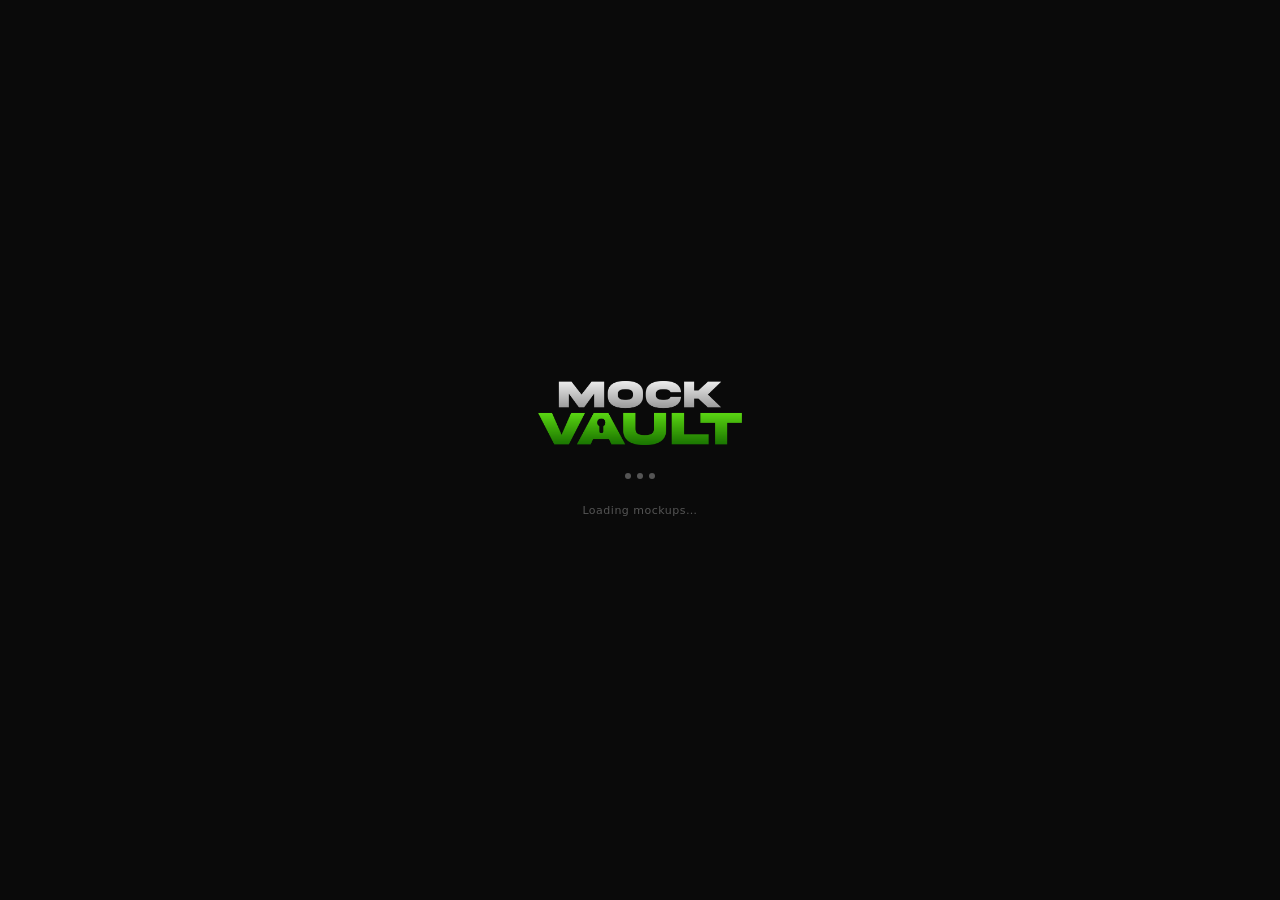
<file: demo-source-file/index.html>
<!DOCTYPE html>
<html lang="en">
<head>
  <meta charset="UTF-8" />
  <meta name="viewport" content="width=device-width, initial-scale=1.0" />
  <title>Mockup Hub</title>
  <link rel="stylesheet" href="styles.css" />
</head>
<body>
  <div id="app" class="loading">

    <!-- Initial loader splash -->
    <div id="pluginLoader" class="plugin-loader">
      <img src="mockvaultlogo.png" class="loader-logo" alt="MockVault" />
      <div class="loader-dots">
        <span></span>
        <span></span>
        <span></span>
      </div>
      <p class="loader-label">Loading mockups…</p>
    </div>

    <!-- Header -->
    <header class="header">
      <div class="header-logo">
        <img src="mockvaultlogo.png" class="logo-img" alt="Mockup Hub" />
      </div>
      <div class="header-actions">
        <button class="icon-btn folder-btn" id="folderBtn" title="Select mockups folder">&#8943;</button>
        <button class="icon-btn refresh-btn" id="refreshBtn" title="Refresh mockups">&#8635;</button>
      </div>
    </header>

    <!-- Search -->
    <div class="search-bar">
      <div class="search-icon-wrap">
        <svg class="search-icon" viewBox="0 0 24 24" fill="none">
          <circle cx="11" cy="11" r="8" stroke="currentColor" stroke-width="2"/>
          <path d="m21 21-4.35-4.35" stroke="currentColor" stroke-width="2" stroke-linecap="round"/>
        </svg>
      </div>
      <input
        type="text"
        id="searchInput"
        class="search-input"
        placeholder="Search mockups..."
        autocomplete="off"
        spellcheck="false"
      />
      <button class="clear-search" id="clearSearch" style="display:none">✕</button>
    </div>

    <!-- Categories -->
    <div class="categories-wrapper">
      <div class="categories" id="categoryTabs">
        <button class="category-btn active" data-category="all">All</button>
      </div>
    </div>

    <!-- Stats bar -->
    <div class="stats-bar">
      <div class="stats-left">
        <span id="mockupCount" class="count-label">0 mockups</span>
        <button class="clear-filters-btn" id="clearFiltersBtn" style="display:none">✕ Clear</button>
      </div>
      <div class="stats-right">
        <div class="filter-popout-wrap" id="filterPopoutWrap">
          <button class="filter-toggle-btn" id="filterToggleBtn" title="Color filters">⚙</button>
          <div class="filter-popout" id="filterPopout">
            <button class="color-filter-btn" id="blackBtn" data-filter="black">Black</button>
            <button class="color-filter-btn" id="whiteBtn" data-filter="white">White</button>
            <button class="color-filter-btn" id="colorableBtn" data-filter="colorable">Colorable</button>
          </div>
        </div>
        <div class="view-toggle">
          <button class="view-btn active" id="gridViewBtn" title="Grid view">⊞</button>
          <button class="view-btn" id="listViewBtn" title="List view">≡</button>
        </div>
      </div>
    </div>

    <!-- Mockup Grid -->
    <div class="mockup-container" id="mockupContainer">
      <div class="empty-state" id="emptyState">
        <div class="empty-icon">
          <svg viewBox="0 0 64 64" fill="none" xmlns="http://www.w3.org/2000/svg">
            <rect x="8" y="10" width="48" height="36" rx="4" stroke="currentColor" stroke-width="2"/>
            <path d="M22 54h20M32 46v8" stroke="currentColor" stroke-width="2" stroke-linecap="round"/>
            <path d="M16 28l8-8 6 6 6-6 12 12" stroke="currentColor" stroke-width="2" stroke-linecap="round" stroke-linejoin="round"/>
            <circle cx="22" cy="22" r="3" fill="currentColor" opacity="0.4"/>
          </svg>
        </div>
        <p class="empty-title">No mockups found</p>
        <p class="empty-subtitle">Add images to the<br/><strong>Mockups/</strong> folder in the plugin directory</p>
      </div>
      <div class="mockup-grid" id="mockupGrid"></div>
    </div>

    <!-- Toast -->
    <div class="toast" id="toast"></div>

    <!-- Color Picker Modal -->
    <div class="color-picker-overlay" id="colorPickerOverlay">
      <div class="color-picker-panel">
        <p class="color-picker-title">Garment Color</p>
        <div class="color-swatches" id="colorSwatches"></div>
        <div class="color-custom-row">
          <div class="color-preview-dot" id="colorPreviewDot"></div>
          <input type="text" class="hex-input" id="hexInput" maxlength="7" spellcheck="false" autocomplete="off" placeholder="#808080" />
        </div>
        <div class="color-picker-actions">
          <button class="color-cancel-btn" id="colorCancelBtn">Cancel</button>
          <button class="color-place-btn" id="colorPlaceBtn">Place</button>
        </div>
      </div>
    </div>

  </div>

  <script src="main.js"></script>
</body>
</html>
</file>
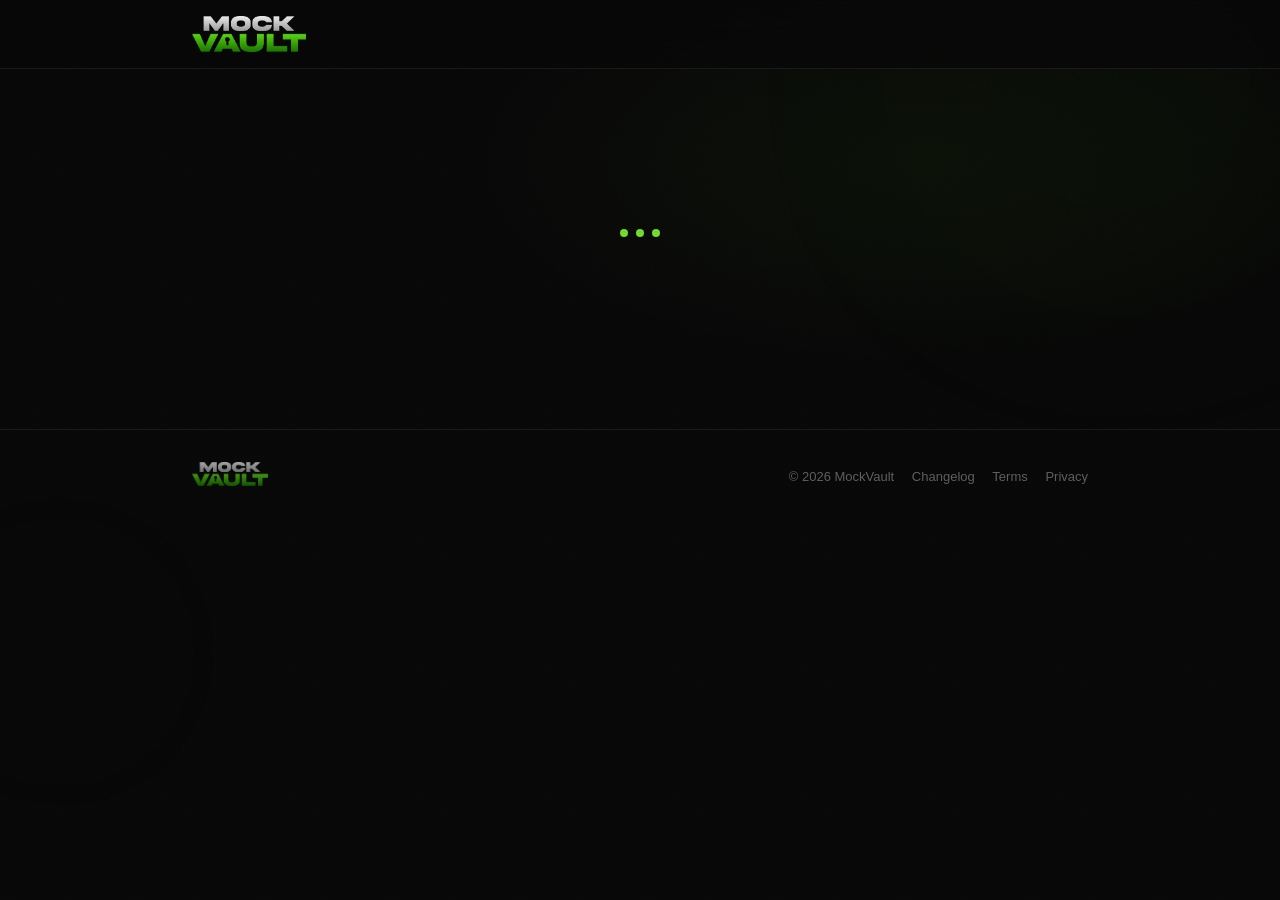
<file: account.html>
<!DOCTYPE html>
<html lang="en">
<head>
  <meta charset="UTF-8">
  <meta name="viewport" content="width=device-width, initial-scale=1.0">
  <title>Your Account — MockVault</title>
  <meta name="description" content="Manage your MockVault license and active devices.">
  <meta name="robots" content="noindex">

  <link href="https://api.fontshare.com/v2/css?f[]=satoshi@900,700,500,400,300&display=swap" rel="stylesheet">
  <link rel="icon" type="image/png" sizes="48x48"   href="/brand_assets/icon46.png">
  <link rel="icon" type="image/png" sizes="96x96"   href="/brand_assets/icon96.png">
  <link rel="icon" type="image/png" sizes="192x192" href="/brand_assets/icon192.png">
  <link rel="apple-touch-icon"      sizes="192x192" href="/brand_assets/icon192.png">
  <script src="/assets/tracker.js" defer></script>

  <style>
    *, *::before, *::after { margin: 0; padding: 0; box-sizing: border-box; }

    :root {
      --accent: #71dc29;
      --accent-dim: rgba(113, 220, 41, 0.18);
      --accent-glow: rgba(113, 220, 41, 0.35);
      --accent-glow-soft: rgba(113, 220, 41, 0.12);
      --bg: #080808;
      --bg-2: #0e0e0e;
      --surface: rgba(255, 255, 255, 0.04);
      --surface-hover: rgba(255, 255, 255, 0.07);
      --border: rgba(255, 255, 255, 0.07);
      --border-accent: rgba(113, 220, 41, 0.28);
      --text: #ffffff;
      --text-muted: rgba(255, 255, 255, 0.55);
      --text-dim: rgba(255, 255, 255, 0.35);
      --danger: #ef4444;
      --danger-dim: rgba(239, 68, 68, 0.15);
      --warning: #f59e0b;
      --radius: 16px;
      --radius-sm: 10px;
      --radius-lg: 24px;
      --transition: 0.35s cubic-bezier(0.4, 0, 0.2, 1);
    }

    html { scroll-behavior: smooth; overflow-x: hidden; }
    body {
      font-family: 'Satoshi', -apple-system, BlinkMacSystemFont, sans-serif;
      background: radial-gradient(ellipse 55% 35% at 72% 18%, rgba(113,220,41,0.045) 0%, transparent 65%), var(--bg);
      color: var(--text);
      overflow-x: hidden;
      min-height: 100vh;
      -webkit-font-smoothing: antialiased;
    }

    body::before {
      content: '';
      position: fixed;
      inset: 0;
      background-image: url("data:image/svg+xml,%3Csvg viewBox='0 0 200 200' xmlns='http://www.w3.org/2000/svg'%3E%3Cfilter id='noise'%3E%3CfeTurbulence type='fractalNoise' baseFrequency='0.75' numOctaves='4' stitchTiles='stitch'/%3E%3C/filter%3E%3Crect width='100%25' height='100%25' filter='url(%23noise)' opacity='1'/%3E%3C/svg%3E");
      background-size: 128px 128px;
      opacity: 0.015;
      pointer-events: none;
      z-index: 9999;
    }

    .bg-orbs { position: fixed; inset: 0; pointer-events: none; z-index: 0; overflow: hidden; }
    .bg-orb { position: absolute; border-radius: 50%; filter: blur(150px); }
    .bg-orb-1 {
      width: 480px; height: 480px;
      background: radial-gradient(circle, #71dc29, transparent 70%);
      top: -160px; right: -80px; opacity: 0.07;
    }
    .bg-orb-2 {
      width: 280px; height: 280px;
      background: radial-gradient(circle, #71dc29, transparent 70%);
      bottom: 12%; left: -80px; opacity: 0.04; filter: blur(130px);
    }

    .container {
      max-width: 960px;
      width: 100%;
      margin: 0 auto;
      padding: 0 32px;
      box-sizing: border-box;
      position: relative;
      z-index: 1;
    }

    .glass-border {
      position: relative;
      background: rgba(255, 255, 255, 0.04);
      backdrop-filter: blur(24px);
      -webkit-backdrop-filter: blur(24px);
      border-radius: var(--radius);
    }
    .glass-border::before {
      content: '';
      position: absolute; inset: 0;
      border-radius: inherit;
      padding: 1px;
      background: linear-gradient(135deg, rgba(113,220,41,0.5) 0%, rgba(113,220,41,0.1) 40%, rgba(255,255,255,0.05) 70%, rgba(113,220,41,0.2) 100%);
      -webkit-mask: linear-gradient(#fff 0 0) content-box, linear-gradient(#fff 0 0);
      -webkit-mask-composite: xor;
      mask-composite: exclude;
      pointer-events: none;
    }

    /* ─── NAV ───────────────────────────────────────────── */
    nav {
      position: sticky; top: 0; z-index: 100;
      padding: 16px 0;
      background: rgba(8, 8, 8, 0.8);
      backdrop-filter: blur(20px);
      -webkit-backdrop-filter: blur(20px);
      border-bottom: 1px solid var(--border);
    }
    .nav-inner { display: flex; align-items: center; justify-content: space-between; }
    .nav-logo img { height: 36px; width: auto; display: block; }
    .nav-cta { display: flex; align-items: center; gap: 12px; }

    /* ─── BUTTONS ────────────────────────────────────────── */
    .btn {
      display: inline-flex; align-items: center; gap: 8px;
      font-family: inherit; font-size: 14px; font-weight: 600;
      padding: 11px 22px;
      border-radius: 100px;
      cursor: pointer;
      text-decoration: none;
      border: none;
      transition: var(--transition);
      white-space: nowrap;
    }
    .btn-primary {
      background: var(--accent);
      color: #000;
      box-shadow: 0 0 24px var(--accent-glow), 0 4px 12px rgba(0,0,0,0.3);
    }
    .btn-primary:hover {
      background: #82e83c;
      box-shadow: 0 0 40px rgba(113,220,41,0.6), 0 8px 24px rgba(0,0,0,0.4);
      transform: translateY(-1px);
    }
    .btn-primary:disabled {
      background: rgba(113,220,41,0.4);
      color: rgba(0,0,0,0.5);
      cursor: not-allowed;
      box-shadow: none;
      transform: none;
    }
    .btn-ghost {
      background: var(--surface);
      color: var(--text);
      border: 1px solid var(--border);
      backdrop-filter: blur(12px);
    }
    .btn-ghost:hover {
      background: var(--surface-hover);
      border-color: rgba(255,255,255,0.14);
      transform: translateY(-1px);
    }
    .btn-danger-ghost {
      background: transparent;
      color: var(--text-muted);
      border: 1px solid var(--border);
      font-size: 13px;
      padding: 8px 14px;
    }
    .btn-danger-ghost:hover {
      color: var(--danger);
      border-color: rgba(239,68,68,0.4);
      background: var(--danger-dim);
    }
    .btn-sm { font-size: 13px; padding: 9px 18px; }

    /* ─── PAGE HEADING ───────────────────────────────────── */
    .page {
      padding: 64px 0 96px;
      position: relative;
      z-index: 1;
    }
    .page-header {
      margin-bottom: 40px;
      display: flex;
      align-items: end;
      justify-content: space-between;
      gap: 24px;
      flex-wrap: wrap;
    }
    .page-tag {
      display: inline-block;
      font-size: 11px;
      font-weight: 700;
      letter-spacing: 0.12em;
      text-transform: uppercase;
      color: var(--accent);
      margin-bottom: 12px;
    }
    .page-title {
      font-size: clamp(32px, 4vw, 48px);
      font-weight: 800;
      line-height: 1.1;
      letter-spacing: -0.02em;
    }
    .page-subtitle {
      color: var(--text-muted);
      font-size: 16px;
      margin-top: 8px;
    }

    /* ─── SIGN-IN CARD ───────────────────────────────────── */
    .signin-card {
      max-width: 480px;
      margin: 32px auto 0;
      padding: 40px;
    }
    .signin-card h2 {
      font-size: 22px;
      font-weight: 700;
      margin-bottom: 8px;
    }
    .signin-card p.muted {
      color: var(--text-muted);
      font-size: 15px;
      margin-bottom: 24px;
      line-height: 1.5;
    }
    .signin-form {
      display: flex;
      flex-direction: column;
      gap: 14px;
    }
    .input {
      width: 100%;
      background: rgba(0,0,0,0.4);
      border: 1px solid var(--border);
      color: var(--text);
      font-family: inherit;
      font-size: 15px;
      padding: 14px 16px;
      border-radius: var(--radius-sm);
      transition: border-color 0.2s, background 0.2s;
    }
    .input:focus {
      outline: none;
      border-color: var(--border-accent);
      background: rgba(0,0,0,0.6);
    }
    .input::placeholder { color: var(--text-dim); }

    .signin-msg {
      font-size: 13px;
      padding: 10px 14px;
      border-radius: var(--radius-sm);
      margin-top: 4px;
    }
    .signin-msg.error {
      background: var(--danger-dim);
      color: #fca5a5;
      border: 1px solid rgba(239,68,68,0.3);
    }
    .signin-msg.success {
      background: var(--accent-dim);
      color: #c4f4a3;
      border: 1px solid var(--border-accent);
    }

    /* ─── LICENSE CARDS ──────────────────────────────────── */
    .license-stack {
      display: flex;
      flex-direction: column;
      gap: 24px;
    }
    .license-card {
      padding: 32px;
    }
    .license-head {
      display: flex;
      align-items: start;
      justify-content: space-between;
      gap: 16px;
      flex-wrap: wrap;
      margin-bottom: 24px;
    }
    .license-product {
      font-size: 13px;
      font-weight: 700;
      color: var(--text-muted);
      text-transform: uppercase;
      letter-spacing: 0.08em;
      margin-bottom: 6px;
    }
    .license-key-row {
      display: flex;
      align-items: center;
      gap: 12px;
      flex-wrap: wrap;
    }
    .license-key {
      font-family: ui-monospace, "SF Mono", Menlo, Consolas, monospace;
      font-size: 18px;
      font-weight: 600;
      letter-spacing: 0.04em;
      background: rgba(0,0,0,0.4);
      padding: 10px 14px;
      border-radius: var(--radius-sm);
      border: 1px solid var(--border);
      color: var(--text);
      user-select: all;
    }
    .copy-btn {
      background: transparent;
      border: 1px solid var(--border);
      color: var(--text-muted);
      padding: 8px 12px;
      border-radius: var(--radius-sm);
      cursor: pointer;
      font-family: inherit;
      font-size: 12px;
      font-weight: 600;
      transition: var(--transition);
    }
    .copy-btn:hover {
      border-color: var(--border-accent);
      color: var(--accent);
    }
    .copy-btn.copied {
      color: var(--accent);
      border-color: var(--border-accent);
      background: var(--accent-dim);
    }

    .status-badge {
      display: inline-flex;
      align-items: center;
      gap: 6px;
      font-size: 12px;
      font-weight: 600;
      padding: 6px 12px;
      border-radius: 100px;
      text-transform: uppercase;
      letter-spacing: 0.06em;
    }
    .status-badge.active {
      background: var(--accent-dim);
      color: var(--accent);
      border: 1px solid var(--border-accent);
    }
    .status-badge.refunded, .status-badge.revoked {
      background: var(--danger-dim);
      color: #fca5a5;
      border: 1px solid rgba(239,68,68,0.3);
    }
    .status-dot {
      width: 6px; height: 6px;
      border-radius: 50%;
      background: currentColor;
    }

    .devices-section {
      border-top: 1px solid var(--border);
      padding-top: 24px;
    }
    .devices-head {
      display: flex;
      align-items: center;
      justify-content: space-between;
      margin-bottom: 16px;
      gap: 8px;
      flex-wrap: wrap;
    }
    .devices-title {
      font-size: 13px;
      font-weight: 700;
      text-transform: uppercase;
      letter-spacing: 0.08em;
      color: var(--text-muted);
    }
    .devices-count {
      font-size: 12px;
      color: var(--text-dim);
    }

    .device-row {
      display: flex;
      align-items: center;
      justify-content: space-between;
      gap: 12px;
      padding: 14px 16px;
      background: rgba(0,0,0,0.25);
      border: 1px solid var(--border);
      border-radius: var(--radius-sm);
      margin-bottom: 10px;
    }
    .device-row:last-child { margin-bottom: 0; }
    .device-meta { min-width: 0; }
    .device-label {
      font-size: 14px;
      font-weight: 600;
      color: var(--text);
      margin-bottom: 4px;
      overflow: hidden;
      text-overflow: ellipsis;
      white-space: nowrap;
    }
    .device-sub {
      font-size: 12px;
      color: var(--text-dim);
    }
    .device-empty {
      padding: 24px;
      text-align: center;
      color: var(--text-muted);
      font-size: 14px;
      background: rgba(0,0,0,0.2);
      border: 1px dashed var(--border);
      border-radius: var(--radius-sm);
    }

    /* ─── DOWNLOAD SECTION ───────────────────────────────── */
    .download-card {
      padding: 32px;
      margin-top: 24px;
    }
    .download-head {
      display: flex;
      align-items: start;
      justify-content: space-between;
      gap: 16px;
      flex-wrap: wrap;
      margin-bottom: 20px;
    }
    .download-title {
      font-size: 13px;
      font-weight: 700;
      color: var(--text-muted);
      text-transform: uppercase;
      letter-spacing: 0.08em;
      margin-bottom: 6px;
    }
    .download-name {
      font-size: 22px;
      font-weight: 700;
      letter-spacing: -0.01em;
    }
    .download-version {
      display: inline-block;
      font-family: ui-monospace, "SF Mono", Menlo, Consolas, monospace;
      font-size: 12px;
      font-weight: 600;
      color: var(--accent);
      background: var(--accent-dim);
      border: 1px solid var(--border-accent);
      padding: 4px 10px;
      border-radius: 100px;
      margin-left: 8px;
      vertical-align: 2px;
    }
    .download-meta {
      font-size: 13px;
      color: var(--text-dim);
      margin-top: 4px;
    }
    /* ─── WEB LIBRARY CARD ──────────────────────────────── */
    .library-card {
      padding: 28px;
      margin-top: 24px;
      position: relative;
      overflow: hidden;
    }
    .library-card::after {
      content: '';
      position: absolute;
      inset: 0;
      background:
        radial-gradient(ellipse 60% 80% at 100% 0%, rgba(113,220,41,0.10) 0%, transparent 60%),
        radial-gradient(ellipse 50% 70% at 0% 100%, rgba(113,220,41,0.04) 0%, transparent 60%);
      pointer-events: none;
      z-index: 0;
    }
    .library-card > * { position: relative; z-index: 1; }
    .library-head {
      display: flex;
      align-items: flex-start;
      justify-content: space-between;
      gap: 16px;
      flex-wrap: wrap;
    }
    .library-tag {
      display: inline-flex; align-items: center; gap: 6px;
      font-size: 11px;
      font-weight: 700;
      color: var(--accent);
      background: var(--accent-dim);
      border: 1px solid var(--border-accent);
      padding: 4px 10px;
      border-radius: 100px;
      letter-spacing: 0.08em;
      text-transform: uppercase;
      margin-bottom: 10px;
    }
    .library-title {
      font-size: 22px;
      font-weight: 700;
      letter-spacing: -0.01em;
      margin-bottom: 6px;
    }
    .library-sub {
      font-size: 14px;
      color: var(--text-muted);
      line-height: 1.5;
      max-width: 540px;
    }

    /* ─── MOCKUP DROPS CARD ─────────────────────────────── */
    .drops-card {
      padding: 28px;
      margin-top: 24px;
    }
    .drops-head {
      display: flex;
      align-items: flex-start;
      justify-content: space-between;
      gap: 16px;
      flex-wrap: wrap;
      margin-bottom: 18px;
    }
    .drops-title {
      font-size: 13px;
      font-weight: 700;
      color: var(--text-muted);
      text-transform: uppercase;
      letter-spacing: 0.08em;
      margin-bottom: 6px;
    }
    .drops-name {
      font-size: 20px;
      font-weight: 700;
      letter-spacing: -0.01em;
    }
    .drops-sub {
      font-size: 13px;
      color: var(--text-dim);
      margin-top: 4px;
    }
    .drop-list {
      list-style: none;
      display: flex;
      flex-direction: column;
      gap: 14px;
    }
    .drop-item {
      padding: 18px 20px;
      background: rgba(0,0,0,0.25);
      border: 1px solid var(--border);
      border-radius: var(--radius-sm);
      position: relative;
    }
    .drop-item.is-pinned {
      border-color: rgba(113,220,41,0.3);
      background: rgba(113,220,41,0.04);
    }
    .drop-item-head {
      display: flex;
      align-items: center;
      gap: 10px;
      flex-wrap: wrap;
      margin-bottom: 4px;
    }
    .drop-item-title {
      font-size: 15px;
      font-weight: 700;
      letter-spacing: -0.005em;
      color: var(--text);
    }
    .drop-item-pinned-badge {
      display: inline-flex;
      align-items: center;
      gap: 4px;
      font-size: 10px;
      font-weight: 700;
      letter-spacing: 0.06em;
      text-transform: uppercase;
      padding: 3px 8px;
      border-radius: 100px;
      background: var(--accent-dim);
      color: var(--accent);
      border: 1px solid var(--border-accent);
    }
    .drop-item-date {
      font-size: 12px;
      color: var(--text-dim);
      font-weight: 500;
    }
    .drop-item-notes {
      font-size: 13px;
      color: var(--text-muted);
      line-height: 1.6;
      margin-top: 6px;
      white-space: pre-wrap;
      overflow-wrap: anywhere;
    }
    .drop-item-categories {
      display: flex;
      flex-direction: column;
      gap: 10px;
      margin-top: 12px;
    }
    .drop-item-category {
      display: flex;
      flex-direction: column;
      gap: 6px;
    }
    .drop-item-category-name {
      font-size: 11px;
      font-weight: 700;
      text-transform: uppercase;
      letter-spacing: 0.08em;
      color: var(--text-muted);
    }
    .drop-item-category-mockups {
      display: flex;
      flex-wrap: wrap;
      gap: 6px;
    }
    .drop-item-mockup {
      display: inline-flex;
      align-items: center;
      font-size: 12.5px;
      padding: 4px 11px;
      border-radius: 100px;
      background: rgba(255,255,255,0.04);
      border: 1px solid var(--border);
      color: var(--text);
    }
    .drops-show-more {
      background: none;
      border: none;
      color: var(--text-muted);
      font-family: inherit;
      font-size: 13px;
      font-weight: 600;
      cursor: pointer;
      padding: 12px 0 0;
      align-self: flex-start;
      display: inline-flex;
      align-items: center;
      gap: 6px;
      transition: color 0.2s;
    }
    .drops-show-more:hover { color: var(--text); }
    .drops-empty {
      padding: 18px 20px;
      text-align: center;
      color: var(--text-muted);
      font-size: 13.5px;
      background: rgba(0,0,0,0.2);
      border: 1px dashed var(--border);
      border-radius: var(--radius-sm);
    }

    .changelog {
      margin-top: 20px;
      padding-top: 20px;
      border-top: 1px solid var(--border);
    }
    .changelog-toggle {
      background: none;
      border: none;
      color: var(--text-muted);
      font-family: inherit;
      font-size: 13px;
      font-weight: 600;
      cursor: pointer;
      padding: 0;
      display: inline-flex;
      align-items: center;
      gap: 6px;
      transition: color 0.2s;
    }
    .changelog-toggle:hover { color: var(--text); }
    .changelog-toggle svg { transition: transform 0.2s; }
    .changelog-toggle.open svg { transform: rotate(90deg); }
    .changelog-body {
      margin-top: 14px;
      padding: 16px;
      background: rgba(0,0,0,0.25);
      border: 1px solid var(--border);
      border-radius: var(--radius-sm);
      font-size: 14px;
      line-height: 1.55;
      color: var(--text-muted);
      white-space: pre-wrap;
    }
    .install-steps {
      list-style: none;
      counter-reset: step;
      margin-top: 16px;
    }
    .install-steps li {
      counter-increment: step;
      position: relative;
      padding-left: 32px;
      margin-bottom: 10px;
      font-size: 14px;
      color: var(--text-muted);
      line-height: 1.5;
    }
    .install-steps li::before {
      content: counter(step);
      position: absolute;
      left: 0; top: 0;
      width: 22px; height: 22px;
      border-radius: 50%;
      background: var(--accent-dim);
      color: var(--accent);
      font-size: 12px;
      font-weight: 700;
      display: flex; align-items: center; justify-content: center;
    }

    /* ─── EMPTY / ERROR STATES ───────────────────────────── */
    .empty {
      max-width: 520px;
      margin: 0 auto;
      padding: 48px 32px;
      text-align: center;
    }
    .empty h3 {
      font-size: 20px;
      font-weight: 700;
      margin-bottom: 8px;
    }
    .empty p {
      color: var(--text-muted);
      font-size: 15px;
      margin-bottom: 24px;
      line-height: 1.5;
    }

    /* ─── LOADER ─────────────────────────────────────────── */
    .loader-wrap {
      display: flex;
      align-items: center;
      justify-content: center;
      padding: 96px 0;
    }
    .loader-dots { display: flex; gap: 8px; }
    .loader-dots span {
      width: 8px; height: 8px; border-radius: 50%;
      background: var(--accent);
      animation: pulse 1.2s ease-in-out infinite;
    }
    .loader-dots span:nth-child(2) { animation-delay: 0.15s; }
    .loader-dots span:nth-child(3) { animation-delay: 0.3s; }
    @keyframes pulse {
      0%, 100% { opacity: 0.3; transform: scale(0.85); }
      50%      { opacity: 1;   transform: scale(1.1); }
    }

    /* ─── EMAIL ME MY LICENSE ────────────────────────────── */
    .resend-row {
      margin-top: 24px;
      padding: 14px 18px;
      border-radius: var(--radius-sm);
      background: rgba(255,255,255,0.025);
      border: 1px solid var(--border);
      display: flex;
      align-items: center;
      justify-content: space-between;
      gap: 14px;
      flex-wrap: wrap;
    }
    .resend-text {
      font-size: 13px;
      color: var(--text-muted);
      line-height: 1.5;
    }
    .resend-text strong { color: var(--text); }
    .resend-status {
      font-size: 12px;
      color: var(--text-dim);
      margin-top: 4px;
    }
    .resend-status.success { color: var(--accent); }
    .resend-status.error   { color: #fca5a5; }

    /* ─── AFFILIATE ──────────────────────────────────────── */
    .affiliate-card { padding: 32px; margin-top: 24px; }
    .affiliate-head {
      display: flex; align-items: start; justify-content: space-between;
      gap: 16px; flex-wrap: wrap; margin-bottom: 24px;
    }
    .affiliate-title {
      font-size: 13px; font-weight: 700; color: var(--text-muted);
      text-transform: uppercase; letter-spacing: 0.08em; margin-bottom: 6px;
    }
    .affiliate-name { font-size: 22px; font-weight: 700; letter-spacing: -0.01em; }
    .affiliate-sub  { font-size: 13px; color: var(--text-muted); margin-top: 6px; line-height: 1.5; max-width: 540px; }
    .affiliate-link-row {
      display: flex; gap: 12px; align-items: center; flex-wrap: wrap; margin-bottom: 24px;
    }
    .affiliate-link {
      flex: 1; min-width: 0;
      font-family: ui-monospace, "SF Mono", Menlo, Consolas, monospace;
      font-size: 14px; font-weight: 500; letter-spacing: 0.01em;
      background: rgba(0,0,0,0.4); padding: 12px 14px;
      border-radius: var(--radius-sm); border: 1px solid var(--border);
      color: var(--text); user-select: all;
      overflow: hidden; text-overflow: ellipsis; white-space: nowrap;
    }
    .affiliate-stats {
      display: grid; grid-template-columns: repeat(4, minmax(0, 1fr));
      gap: 12px; margin-bottom: 20px;
    }
    @media (max-width: 640px) { .affiliate-stats { grid-template-columns: repeat(2, 1fr); } }
    .affiliate-stat {
      background: rgba(0,0,0,0.25); border: 1px solid var(--border);
      border-radius: var(--radius-sm); padding: 14px;
    }
    .affiliate-stat-label {
      font-size: 11px; font-weight: 700; color: var(--text-muted);
      text-transform: uppercase; letter-spacing: 0.08em;
    }
    .affiliate-stat-value { font-size: 22px; font-weight: 700; margin-top: 6px; }
    .affiliate-stat-sub   { font-size: 11px; color: var(--text-dim); margin-top: 2px; }
    .affiliate-list {
      margin-top: 8px; border-top: 1px solid var(--border); padding-top: 20px;
    }
    .affiliate-list-title {
      font-size: 13px; font-weight: 700; text-transform: uppercase;
      letter-spacing: 0.08em; color: var(--text-muted); margin-bottom: 12px;
    }
    .affiliate-row {
      display: grid; grid-template-columns: 1fr auto auto auto; gap: 14px;
      align-items: center; padding: 12px 14px;
      background: rgba(0,0,0,0.2); border: 1px solid var(--border);
      border-radius: var(--radius-sm); margin-bottom: 8px; font-size: 13px;
    }
    .affiliate-row:last-child { margin-bottom: 0; }
    .affiliate-row-date   { color: var(--text-muted); }
    .affiliate-row-amount { color: var(--text-dim);  font-family: ui-monospace, "SF Mono", Menlo, Consolas, monospace; }
    .affiliate-row-comm   { color: var(--text); font-weight: 600; font-family: ui-monospace, "SF Mono", Menlo, Consolas, monospace; }
    .affiliate-row-status {
      font-size: 11px; font-weight: 700; letter-spacing: 0.06em;
      text-transform: uppercase; padding: 4px 8px; border-radius: 100px;
      border: 1px solid;
    }
    .affiliate-row-status.pending { color: var(--warning); border-color: rgba(245,158,11,0.3); background: rgba(245,158,11,0.12); }
    .affiliate-row-status.paid    { color: var(--accent);  border-color: var(--border-accent); background: var(--accent-dim); }
    .affiliate-row-status.reversed{ color: #fca5a5; border-color: rgba(239,68,68,0.3); background: var(--danger-dim); }
    @media (max-width: 540px) {
      .affiliate-row { grid-template-columns: 1fr auto; row-gap: 4px; }
      .affiliate-row-amount, .affiliate-row-comm { grid-column: 1 / -1; font-size: 12px; }
    }
    .affiliate-empty {
      padding: 20px; text-align: center; color: var(--text-muted); font-size: 13px;
      background: rgba(0,0,0,0.2); border: 1px dashed var(--border);
      border-radius: var(--radius-sm);
    }
    .affiliate-cta {
      background: rgba(0,0,0,0.25); border: 1px dashed var(--border);
      border-radius: var(--radius-sm); padding: 28px 24px; text-align: center;
    }
    .affiliate-cta p { color: var(--text-muted); font-size: 14px; margin-bottom: 16px; line-height: 1.5; }
    .affiliate-paused {
      margin-bottom: 16px; padding: 10px 14px; border-radius: var(--radius-sm);
      background: rgba(245,158,11,0.08); border: 1px solid rgba(245,158,11,0.2);
      color: var(--warning); font-size: 13px;
    }
    .affiliate-payout-note {
      margin-top: 18px; padding-top: 18px; border-top: 1px solid var(--border);
      font-size: 13px; color: var(--text-dim); line-height: 1.55;
    }
    .affiliate-payout-note a { color: var(--accent); text-decoration: none; }
    .affiliate-payout-note a:hover { text-decoration: underline; }

    /* ─── HELP NOTE ──────────────────────────────────────── */
    .help-note {
      margin-top: 48px;
      text-align: center;
      font-size: 13px;
      color: var(--text-dim);
    }
    .help-note a { color: var(--accent); text-decoration: none; }
    .help-note a:hover { text-decoration: underline; }

    /* ─── FOOTER ─────────────────────────────────────────── */
    footer {
      padding: 32px 0;
      border-top: 1px solid var(--border);
      position: relative;
      z-index: 1;
    }
    .footer-inner {
      display: flex;
      align-items: center;
      justify-content: space-between;
      flex-wrap: wrap;
      gap: 16px;
    }
    .footer-logo img { height: 24px; width: auto; opacity: 0.7; }
    .footer-copy { font-size: 13px; color: var(--text-dim); }

    /* ─── RESPONSIVE ─────────────────────────────────────── */
    @media (max-width: 640px) {
      .container { padding: 0 20px; }
      .page { padding: 40px 0 64px; }
      .signin-card, .license-card { padding: 28px 24px; }
      .license-key { font-size: 15px; }
      .nav-cta .btn { font-size: 13px; padding: 9px 16px; }
    }

    [hidden] { display: none !important; }
  </style>
</head>
<body>
  <div class="bg-orbs">
    <div class="bg-orb bg-orb-1"></div>
    <div class="bg-orb bg-orb-2"></div>
  </div>

  <nav>
    <div class="container">
      <div class="nav-inner">
        <a class="nav-logo" href="/">
          <img src="brand_assets/mockvaultlogo.png" alt="MockVault">
        </a>
        <div class="nav-cta">
          <button id="nav-signout" class="btn btn-ghost btn-sm" hidden>Sign out</button>
        </div>
      </div>
    </div>
  </nav>

  <main class="page">
    <div class="container">
      <!-- ─── LOADING STATE ─── -->
      <div id="state-loading" class="loader-wrap">
        <div class="loader-dots"><span></span><span></span><span></span></div>
      </div>

      <!-- ─── SIGNED-OUT STATE ─── -->
      <div id="state-signedout" hidden>
        <div class="page-header" style="justify-content: center; text-align: center;">
          <div style="margin: 0 auto;">
            <div class="page-tag">Account</div>
            <h1 class="page-title">Manage your license</h1>
            <p class="page-subtitle">Sign in with the email you used at checkout.</p>
          </div>
        </div>

        <div class="signin-card glass-border">
          <h2>Sign in</h2>
          <p class="muted">We'll email you a one-time link. No password — just click and you're in.</p>
          <form id="signin-form" class="signin-form" novalidate>
            <input
              type="email"
              id="signin-email"
              class="input"
              placeholder="you@example.com"
              autocomplete="email"
              required
            >
            <button type="submit" id="signin-submit" class="btn btn-primary">
              Email me a sign-in link
            </button>
            <div id="signin-msg" class="signin-msg" hidden></div>
          </form>
        </div>
      </div>

      <!-- ─── SIGNED-IN STATE ─── -->
      <div id="state-signedin" hidden>
        <div class="page-header">
          <div>
            <div class="page-tag">Account</div>
            <h1 class="page-title">Your licenses</h1>
            <p class="page-subtitle">Signed in as <span id="signedin-email"></span></p>
          </div>
        </div>

        <div id="license-stack" class="license-stack"></div>

        <!-- ─── DOWNLOAD SECTION (only shown when user has an active license) ─── -->
        <div id="download-card" class="download-card glass-border" hidden>
          <div class="download-head">
            <div>
              <div class="download-title">Download</div>
              <div class="download-name">MockVault<span id="download-version" class="download-version"></span></div>
              <div id="download-meta" class="download-meta"></div>
            </div>
            <a id="download-button" href="#" class="btn btn-primary" download>
              Download .ccx
              <svg width="14" height="14" viewBox="0 0 14 14" fill="none">
                <path d="M7 2v8m0 0L3 6m4 4l4-4M2 12h10" stroke="currentColor" stroke-width="1.5" stroke-linecap="round" stroke-linejoin="round"/>
              </svg>
            </a>
          </div>

          <ol class="install-steps">
            <li>Download the <code>.ccx</code> file above</li>
            <li>Double-click it to install via Adobe Creative Cloud</li>
            <li>Open Photoshop → <strong>Window → Extensions (UXP) → MockVault</strong></li>
            <li>Paste your license key (above) and hit Activate</li>
          </ol>

          <div id="changelog-wrap" class="changelog" hidden>
            <button id="changelog-toggle" class="changelog-toggle" type="button">
              <svg width="10" height="10" viewBox="0 0 10 10" fill="none"><path d="M3 2l4 3-4 3" stroke="currentColor" stroke-width="1.5" stroke-linecap="round" stroke-linejoin="round"/></svg>
              <span>What's new</span>
            </button>
            <div id="changelog-body" class="changelog-body" hidden></div>
          </div>
        </div>

        <!-- ─── WEB LIBRARY ENTRY POINT (license-gated; mirrors download card) ─── -->
        <div id="library-card" class="library-card glass-border" hidden>
          <div class="library-head">
            <div>
              <span class="library-tag">★ New</span>
              <div class="library-title">Web Library</div>
              <p class="library-sub">
                Browse and download every MockVault mockup as a PNG — on any device. Same catalog as the Photoshop plugin, perfect for Procreate, Figma, or mobile workflows. Included free with your license.
              </p>
            </div>
            <a id="library-open" href="/library" class="btn btn-primary">
              Open library
              <svg width="14" height="14" viewBox="0 0 14 14" fill="none">
                <path d="M3 7h8m0 0L8 4m3 3l-3 3" stroke="currentColor" stroke-width="1.6" stroke-linecap="round" stroke-linejoin="round"/>
              </svg>
            </a>
          </div>
        </div>

        <!-- ─── MOCKUP DROPS (cloud library updates) ─── -->
        <div id="drops-card" class="drops-card glass-border" hidden>
          <div class="drops-head">
            <div>
              <div class="drops-title">Cloud library</div>
              <div class="drops-name">Latest mockup drops</div>
              <div class="drops-sub">New mockups added to the cloud — they appear in the plugin automatically.</div>
            </div>
          </div>
          <ul id="drops-list" class="drop-list"></ul>
          <button id="drops-show-more" class="drops-show-more" type="button" hidden>
            Show more drops
            <svg width="10" height="10" viewBox="0 0 10 10" fill="none"><path d="M3 2l4 3-4 3" stroke="currentColor" stroke-width="1.5" stroke-linecap="round" stroke-linejoin="round" transform="rotate(90 5 5)"/></svg>
          </button>
        </div>

        <!-- ─── AFFILIATE PROGRAM (free-copy holders only) ─── -->
        <div id="affiliate-card" class="affiliate-card glass-border" hidden>
          <div class="affiliate-head">
            <div>
              <div class="affiliate-title">Affiliate program</div>
              <div class="affiliate-name">Earn on referrals</div>
              <div class="affiliate-sub">
                Share your link with creators. We pay <span id="affiliate-pct">—</span>% on every sale that comes through it. Payouts are manual.
              </div>
            </div>
            <button id="affiliate-refresh" class="btn btn-ghost btn-sm" hidden>Refresh</button>
          </div>

          <!-- State A: not yet opted in -->
          <div id="affiliate-cta" class="affiliate-cta" hidden>
            <p>Generate your unique link to start tracking sales.</p>
            <button id="affiliate-generate" class="btn btn-primary">Generate your link</button>
            <div id="affiliate-cta-msg" class="signin-msg" hidden></div>
          </div>

          <!-- State B: opted in, link + stats -->
          <div id="affiliate-active" hidden>
            <div id="affiliate-paused-banner" class="affiliate-paused" hidden>
              Your link is currently <strong>paused</strong>. New clicks won't be tracked. Email
              <a href="mailto:cursed1k@gmail.com" style="color:inherit;text-decoration:underline">support</a> to reactivate.
            </div>

            <div class="affiliate-link-row">
              <code id="affiliate-link" class="affiliate-link"></code>
              <button id="affiliate-link-copy" class="copy-btn">Copy link</button>
            </div>

            <div class="affiliate-stats">
              <div class="affiliate-stat">
                <div class="affiliate-stat-label">Clicks</div>
                <div class="affiliate-stat-value" id="affiliate-stat-clicks">—</div>
                <div class="affiliate-stat-sub" id="affiliate-stat-clicks-sub"></div>
              </div>
              <div class="affiliate-stat">
                <div class="affiliate-stat-label">Sales</div>
                <div class="affiliate-stat-value" id="affiliate-stat-sales">—</div>
                <div class="affiliate-stat-sub" id="affiliate-stat-sales-sub"></div>
              </div>
              <div class="affiliate-stat">
                <div class="affiliate-stat-label">Pending</div>
                <div class="affiliate-stat-value" id="affiliate-stat-pending">—</div>
                <div class="affiliate-stat-sub">awaiting payout</div>
              </div>
              <div class="affiliate-stat">
                <div class="affiliate-stat-label">Paid out</div>
                <div class="affiliate-stat-value" id="affiliate-stat-paid">—</div>
                <div class="affiliate-stat-sub">lifetime</div>
              </div>
            </div>

            <div class="affiliate-list">
              <div class="affiliate-list-title">Recent referrals</div>
              <div id="affiliate-recent"></div>
            </div>

            <div class="affiliate-payout-note">
              Ready to cash out? Email <a href="mailto:cursed1k@gmail.com">cursed1k@gmail.com</a> with your preferred payout method (PayPal, bank transfer, etc.).
            </div>
          </div>
        </div>

        <div id="no-licenses" class="empty glass-border" hidden>
          <h3>No licenses on this account yet</h3>
          <p>If you just paid, give it a few seconds for the receipt to land — then refresh. Otherwise, you may have signed in with the wrong email.</p>
          <a href="/" class="btn btn-ghost">Back to MockVault</a>
        </div>

        <div class="resend-row">
          <div class="resend-text">
            <strong>Lost your license email?</strong> We'll send it again to your account email.
            <div id="resend-status" class="resend-status" hidden></div>
          </div>
          <button id="resend-btn" class="btn btn-ghost btn-sm">Email me my key</button>
        </div>

        <p class="help-note">
          Need a hand? Email <a href="mailto:support@mockvaultps.com">support@mockvaultps.com</a>
        </p>
      </div>
    </div>
  </main>

  <footer>
    <div class="container">
      <div class="footer-inner">
        <a class="footer-logo" href="/">
          <img src="brand_assets/mockvaultlogo.png" alt="MockVault">
        </a>
        <p class="footer-copy">
          © 2026 MockVault
          <a href="/changelog" style="color:inherit;margin-left:14px;text-decoration:none">Changelog</a>
          <a href="/terms" style="color:inherit;margin-left:14px;text-decoration:none">Terms</a>
          <a href="/privacy" style="color:inherit;margin-left:14px;text-decoration:none">Privacy</a>
        </p>
      </div>
    </div>
  </footer>

  <script type="module">
    import { createClient } from "https://esm.sh/@supabase/supabase-js@2";

    const SUPABASE_URL = "https://mbdftnypfdhvdgdgkhjc.supabase.co";
    const SUPABASE_PUBLISHABLE_KEY = "sb_publishable_it_Px7Rhk4DHtNJ3_qYpNA_YvFMpXLP";

    const supabase = createClient(SUPABASE_URL, SUPABASE_PUBLISHABLE_KEY, {
      auth: {
        persistSession: true,
        autoRefreshToken: true,
        detectSessionInUrl: true,
      },
    });

    // ─── DOM refs ───────────────────────────────────────
    const stateLoading    = document.getElementById("state-loading");
    const stateSignedOut  = document.getElementById("state-signedout");
    const stateSignedIn   = document.getElementById("state-signedin");
    const navSignOut      = document.getElementById("nav-signout");
    const signedInEmail   = document.getElementById("signedin-email");
    const licenseStack    = document.getElementById("license-stack");
    const noLicenses      = document.getElementById("no-licenses");
    const signinForm      = document.getElementById("signin-form");
    const signinEmail     = document.getElementById("signin-email");
    const signinSubmit    = document.getElementById("signin-submit");
    const signinMsg       = document.getElementById("signin-msg");
    const downloadCard    = document.getElementById("download-card");
    const libraryCard     = document.getElementById("library-card");
    const downloadVersion = document.getElementById("download-version");
    const downloadMeta    = document.getElementById("download-meta");
    const downloadButton  = document.getElementById("download-button");
    const changelogWrap   = document.getElementById("changelog-wrap");
    const changelogToggle = document.getElementById("changelog-toggle");
    const changelogBody   = document.getElementById("changelog-body");
    const dropsCard       = document.getElementById("drops-card");
    const dropsList       = document.getElementById("drops-list");
    const dropsShowMore   = document.getElementById("drops-show-more");
    const resendBtn       = document.getElementById("resend-btn");
    const resendStatus    = document.getElementById("resend-status");

    // ─── Show one state, hide the others ───────────────
    function showState(state) {
      stateLoading.hidden   = state !== "loading";
      stateSignedOut.hidden = state !== "signedout";
      stateSignedIn.hidden  = state !== "signedin";
      navSignOut.hidden     = state !== "signedin";
    }

    // ─── Sign-in form ──────────────────────────────────
    signinForm.addEventListener("submit", async (e) => {
      e.preventDefault();
      const email = signinEmail.value.trim().toLowerCase();
      if (!email || !email.includes("@")) {
        showSigninMsg("Please enter a valid email address.", "error");
        return;
      }

      signinSubmit.disabled = true;
      signinSubmit.textContent = "Sending…";
      signinMsg.hidden = true;

      const { error } = await supabase.auth.signInWithOtp({
        email,
        options: {
          emailRedirectTo: `${window.location.origin}/account`,
          shouldCreateUser: false,
        },
      });

      signinSubmit.disabled = false;
      signinSubmit.textContent = "Email me a sign-in link";

      if (error) {
        // Friendly handling for the common "account not found" case
        const msg = error.message.toLowerCase().includes("not found") || error.message.toLowerCase().includes("signup")
          ? "We couldn't find an account for that email. Make sure you're using the same email you used at checkout."
          : `Something went wrong: ${error.message}`;
        showSigninMsg(msg, "error");
        return;
      }

      window.mv && window.mv.track && window.mv.track("signin_started", { page: "account" });
      showSigninMsg("Check your email — we just sent a sign-in link. It's good for 1 hour.", "success");
    });

    function showSigninMsg(text, type) {
      signinMsg.textContent = text;
      signinMsg.className = `signin-msg ${type}`;
      signinMsg.hidden = false;
    }

    // ─── Sign-out ──────────────────────────────────────
    // NOTE: do NOT await inside onAuthStateChange — see the comment on the
    // bottom-of-file handler. Sign-out itself is a button click, so awaiting
    // here is fine.
    navSignOut.addEventListener("click", async () => {
      console.log("[account] sign-out clicked");
      navSignOut.disabled = true;
      navSignOut.textContent = "Signing out…";
      try { await supabase.auth.signOut({ scope: "local" }); }
      catch (e) { console.warn("signOut error:", e); }
      navSignOut.disabled = false;
      navSignOut.textContent = "Sign out";
      // SIGNED_OUT event will fire and onAuthStateChange will flip the state
    });

    // ─── Render licenses ───────────────────────────────
    async function loadLicenses(user) {
      console.log("[account] loadLicenses for", user?.email);
      signedInEmail.textContent = user.email || "your account";

      try {
        // Always scope by user_id explicitly. RLS would normally enforce this
        // for customers, but admins have a broader policy that lets them read
        // all licenses (used by /admin). On /account we always want just the
        // signed-in user's own licenses, regardless of admin status.
        const licResp = await supabase
          .from("licenses")
          .select("*")
          .eq("user_id", user.id)
          .order("created_at", { ascending: false });

        const licenses = licResp.data || [];

        // Pull activations only for licenses we own. Cleaner + works for admins.
        const ownedLicenseIds = licenses.map(l => l.id);
        const actResp = ownedLicenseIds.length > 0
          ? await supabase
              .from("activations")
              .select("*")
              .in("license_id", ownedLicenseIds)
              .order("first_seen_at", { ascending: false })
          : { data: [], error: null };

        console.log("[account] licenses:", licResp);
        console.log("[account] activations:", actResp);

        const activations = actResp.data    || [];
        const fetchError  = licResp.error || actResp.error;

        if (fetchError) {
          console.error("[account] fetch error:", fetchError);
          showLoadError("Couldn't load your licenses", `Try refreshing in a moment. If this keeps happening, email support. (${fetchError.message || "unknown error"})`);
          return;
        }

        if (licenses.length === 0) {
          licenseStack.innerHTML = "";
          noLicenses.hidden = false;
          downloadCard.hidden = true;
          libraryCard.hidden = true;
          dropsCard.hidden = true;
          noLicenses.querySelector("h3").textContent = "No licenses on this account yet";
          noLicenses.querySelector("p").textContent = "If you just paid, give it a few seconds for the receipt to land — then refresh. Otherwise, you may have signed in with the wrong email.";
          return;
        }

        const byLicense = new Map();
        for (const a of activations) {
          const arr = byLicense.get(a.license_id) || [];
          arr.push(a);
          byLicense.set(a.license_id, arr);
        }

        noLicenses.hidden = true;
        licenseStack.innerHTML = "";
        for (const lic of licenses) {
          try {
            licenseStack.appendChild(renderLicense(lic, byLicense.get(lic.id) || []));
          } catch (renderErr) {
            console.error("[account] renderLicense failed for", lic, renderErr);
          }
        }

        // Web library is unlocked for any active license — show the entry card.
        const hasActiveLicense = licenses.some(l => l.status === "active");
        libraryCard.hidden = !hasActiveLicense;

        // Load latest plugin release for download section
        loadDownload().catch(err => console.error("[account] loadDownload error:", err));

        // Load latest cloud-library mockup drops (announcements posted from admin)
        loadMockupDrops().catch(err => console.error("[account] loadMockupDrops error:", err));

        // Affiliate section — only renders if user holds an active free copy
        loadAffiliateSection(user, licenses).catch(err => console.error("[account] loadAffiliateSection error:", err));
      } catch (err) {
        console.error("[account] loadLicenses unexpected error:", err);
        showLoadError("Something went wrong", "Refresh the page. If this keeps happening, email support.");
      }
    }

    async function loadDownload() {
      const { data, error } = await supabase
        .from("plugin_releases")
        .select("*")
        .eq("is_latest", true)
        .maybeSingle();

      console.log("[account] latest release:", { data, error });

      if (error || !data) {
        downloadCard.hidden = true;
        return;
      }

      downloadVersion.textContent = `v${data.version}`;
      const released = new Date(data.released_at);
      downloadMeta.textContent = `Released ${released.toLocaleDateString(undefined, { year: "numeric", month: "long", day: "numeric" })}`;
      downloadButton.href = data.download_url;
      downloadButton.setAttribute("download", `mockvault-${data.version}.ccx`);

      if (data.changelog && data.changelog.trim()) {
        changelogWrap.hidden = false;
        changelogBody.textContent = data.changelog;
      } else {
        changelogWrap.hidden = true;
      }

      downloadCard.hidden = false;
    }

    changelogToggle.addEventListener("click", () => {
      const open = changelogToggle.classList.toggle("open");
      changelogBody.hidden = !open;
    });

    // ─── Mockup drops (cloud library announcements) ────
    const DROPS_INITIAL_LIMIT = 3;
    let allDrops      = [];
    let dropsExpanded = false;

    function escapeHtmlAcct(s) {
      return String(s == null ? "" : s)
        .replace(/&/g, "&amp;")
        .replace(/</g, "&lt;")
        .replace(/>/g, "&gt;")
        .replace(/"/g, "&quot;")
        .replace(/'/g, "&#39;");
    }

    function formatDropDate(iso) {
      try {
        return new Date(iso).toLocaleDateString(undefined, { year: "numeric", month: "long", day: "numeric" });
      } catch { return ""; }
    }

    function renderDropsList() {
      if (!allDrops.length) {
        dropsList.innerHTML = `<li class="drops-empty">No mockup drops yet — new ones will show up here as they're added to the cloud.</li>`;
        dropsShowMore.hidden = true;
        return;
      }
      const visible = dropsExpanded ? allDrops : allDrops.slice(0, DROPS_INITIAL_LIMIT);
      dropsList.innerHTML = visible.map(d => {
        const items = (d.items && typeof d.items === "object") ? d.items : {};
        const catEntries = Object.entries(items)
          .filter(([, arr]) => Array.isArray(arr) && arr.length);
        const catsHTML = catEntries.length
          ? `<div class="drop-item-categories">${catEntries.map(([cat, arr]) => `
              <div class="drop-item-category">
                <div class="drop-item-category-name">${escapeHtmlAcct(cat)} <span style="color:var(--text-dim);font-weight:500">· ${arr.length}</span></div>
                <div class="drop-item-category-mockups">${arr.map(name => `<span class="drop-item-mockup">${escapeHtmlAcct(name)}</span>`).join("")}</div>
              </div>
            `).join("")}</div>`
          : "";
        const titleText = d.title ? escapeHtmlAcct(d.title) : "New mockups added";
        return `
          <li class="drop-item${d.is_pinned ? ' is-pinned' : ''}">
            <div class="drop-item-head">
              <span class="drop-item-title">${titleText}</span>
              ${d.is_pinned ? '<span class="drop-item-pinned-badge">Pinned</span>' : ''}
              <span class="drop-item-date">${escapeHtmlAcct(formatDropDate(d.published_at))}</span>
            </div>
            ${d.notes ? `<div class="drop-item-notes">${escapeHtmlAcct(d.notes)}</div>` : ""}
            ${catsHTML}
          </li>
        `;
      }).join("");

      if (allDrops.length > DROPS_INITIAL_LIMIT) {
        dropsShowMore.hidden = false;
        dropsShowMore.firstChild.textContent = dropsExpanded
          ? "Show fewer drops "
          : `Show ${allDrops.length - DROPS_INITIAL_LIMIT} more drop${allDrops.length - DROPS_INITIAL_LIMIT === 1 ? "" : "s"} `;
      } else {
        dropsShowMore.hidden = true;
      }
    }

    dropsShowMore.addEventListener("click", () => {
      dropsExpanded = !dropsExpanded;
      renderDropsList();
    });

    async function loadMockupDrops() {
      const { data, error } = await supabase
        .from("mockup_updates")
        .select("id, title, notes, items, is_pinned, published_at")
        .order("is_pinned", { ascending: false })
        .order("published_at", { ascending: false })
        .limit(20);

      if (error) {
        console.error("[account] mockup_updates fetch error:", error);
        dropsCard.hidden = true;
        return;
      }

      allDrops = data || [];
      if (!allDrops.length) {
        // Don't show the card at all if there's nothing to announce yet.
        dropsCard.hidden = true;
        return;
      }
      dropsExpanded = false;
      renderDropsList();
      dropsCard.hidden = false;
    }

    // ─── Affiliate program ─────────────────────────────
    const affiliateCard      = document.getElementById("affiliate-card");
    const affiliateCta       = document.getElementById("affiliate-cta");
    const affiliateActive    = document.getElementById("affiliate-active");
    const affiliateGenerate  = document.getElementById("affiliate-generate");
    const affiliateCtaMsg    = document.getElementById("affiliate-cta-msg");
    const affiliateLink      = document.getElementById("affiliate-link");
    const affiliateLinkCopy  = document.getElementById("affiliate-link-copy");
    const affiliateRefresh   = document.getElementById("affiliate-refresh");
    const affiliatePctLabel  = document.getElementById("affiliate-pct");
    const affiliatePaused    = document.getElementById("affiliate-paused-banner");
    const affiliateRecent    = document.getElementById("affiliate-recent");
    const affiliateStatClicks   = document.getElementById("affiliate-stat-clicks");
    const affiliateStatClicksSub= document.getElementById("affiliate-stat-clicks-sub");
    const affiliateStatSales    = document.getElementById("affiliate-stat-sales");
    const affiliateStatSalesSub = document.getElementById("affiliate-stat-sales-sub");
    const affiliateStatPending  = document.getElementById("affiliate-stat-pending");
    const affiliateStatPaid     = document.getElementById("affiliate-stat-paid");

    function affiliateLinkUrl(code) {
      return `${window.location.origin}/?ref=${encodeURIComponent(code)}`;
    }

    function isEligibleForAffiliate(licenses) {
      // Free-copy holders = anyone with an active license not bought via Stripe.
      return Array.isArray(licenses) &&
        licenses.some(l => l && l.status === "active" && l.source !== "stripe");
    }

    function formatMoney(cents, currency) {
      const n = Number(cents) || 0;
      const cur = (currency || "USD").toUpperCase();
      try {
        return new Intl.NumberFormat(undefined, { style: "currency", currency: cur, maximumFractionDigits: 2 }).format(n / 100);
      } catch {
        return `$${(n / 100).toFixed(2)}`;
      }
    }

    function formatPct(p) {
      const n = Number(p);
      if (!isFinite(n)) return "—";
      return n % 1 === 0 ? String(n) : n.toFixed(2).replace(/\.?0+$/, "");
    }

    async function loadAffiliateSection(user, licenses) {
      if (!isEligibleForAffiliate(licenses)) {
        affiliateCard.hidden = true;
        return;
      }
      affiliateCard.hidden = false;
      await refreshAffiliateSummary();
    }

    async function refreshAffiliateSummary() {
      const { data, error } = await supabase.rpc("affiliate_my_summary");
      if (error) {
        console.error("[account] affiliate_my_summary error:", error);
        // Fallback: assume not opted in yet so the user can still generate.
        renderAffiliateNotOptedIn();
        return;
      }
      const row = Array.isArray(data) && data.length > 0 ? data[0] : null;
      if (!row || !row.code) {
        renderAffiliateNotOptedIn();
      } else {
        renderAffiliateOptedIn(row);
      }
    }

    function renderAffiliateNotOptedIn() {
      affiliateCta.hidden     = false;
      affiliateActive.hidden  = true;
      affiliateRefresh.hidden = true;
      affiliatePctLabel.textContent = "—";
      affiliateCtaMsg.hidden = true;
      affiliateGenerate.disabled = false;
      affiliateGenerate.textContent = "Generate your link";
    }

    function renderAffiliateOptedIn(row) {
      affiliateCta.hidden     = true;
      affiliateActive.hidden  = false;
      affiliateRefresh.hidden = false;

      affiliatePctLabel.textContent = formatPct(row.commission_pct);
      affiliatePaused.hidden = row.status !== "paused";

      const url = affiliateLinkUrl(row.code);
      affiliateLink.textContent = url;
      affiliateLinkCopy.dataset.url = url;

      const currency = row.currency || "usd";
      affiliateStatClicks.textContent      = (Number(row.clicks_total) || 0).toLocaleString();
      affiliateStatClicksSub.textContent   = `${Number(row.clicks_30d) || 0} in last 30d`;
      affiliateStatSales.textContent       = (Number(row.sales_total) || 0).toLocaleString();
      affiliateStatSalesSub.textContent    = `${Number(row.sales_30d) || 0} in last 30d`;
      affiliateStatPending.textContent     = formatMoney(row.commission_pending_cents, currency);
      affiliateStatPaid.textContent        = formatMoney(row.commission_paid_cents,    currency);

      const items = Array.isArray(row.recent) ? row.recent : [];
      if (!items.length) {
        affiliateRecent.innerHTML = `<div class="affiliate-empty">No referrals yet — share your link and they'll show up here.</div>`;
      } else {
        affiliateRecent.innerHTML = items.map(it => `
          <div class="affiliate-row">
            <div class="affiliate-row-date">${escapeHtml(formatRelative(it.created_at))}</div>
            <div class="affiliate-row-amount">${escapeHtml(formatMoney(it.amount_cents, it.currency))} sale</div>
            <div class="affiliate-row-comm">+${escapeHtml(formatMoney(it.commission_cents, it.currency))}</div>
            <span class="affiliate-row-status ${escapeHtml(it.status || "pending")}">${escapeHtml(it.status || "pending")}</span>
          </div>
        `).join("");
      }
    }

    affiliateGenerate.addEventListener("click", async () => {
      affiliateGenerate.disabled = true;
      affiliateGenerate.textContent = "Generating…";
      affiliateCtaMsg.hidden = true;
      try {
        const { error } = await supabase.rpc("affiliate_create_for_self");
        if (error) {
          if ((error.message || "").toLowerCase().includes("not eligible")) {
            affiliateCtaMsg.textContent = "Only free-copy holders can generate an affiliate link. If this looks wrong, email support.";
          } else {
            affiliateCtaMsg.textContent = `Couldn't generate link: ${error.message}`;
          }
          affiliateCtaMsg.className = "signin-msg error";
          affiliateCtaMsg.hidden = false;
          affiliateGenerate.disabled = false;
          affiliateGenerate.textContent = "Generate your link";
          return;
        }
        await refreshAffiliateSummary();
      } catch (err) {
        console.error("[account] affiliate_create_for_self error:", err);
        affiliateCtaMsg.textContent = "Network error — try again.";
        affiliateCtaMsg.className = "signin-msg error";
        affiliateCtaMsg.hidden = false;
        affiliateGenerate.disabled = false;
        affiliateGenerate.textContent = "Generate your link";
      }
    });

    affiliateLinkCopy.addEventListener("click", async () => {
      const url = affiliateLinkCopy.dataset.url || affiliateLink.textContent;
      try {
        await navigator.clipboard.writeText(url);
        affiliateLinkCopy.textContent = "Copied!";
        affiliateLinkCopy.classList.add("copied");
        setTimeout(() => {
          affiliateLinkCopy.textContent = "Copy link";
          affiliateLinkCopy.classList.remove("copied");
        }, 1800);
      } catch {
        affiliateLinkCopy.textContent = "Press ⌘C / Ctrl+C";
      }
    });

    affiliateRefresh.addEventListener("click", async () => {
      affiliateRefresh.disabled = true;
      const orig = affiliateRefresh.textContent;
      affiliateRefresh.textContent = "Refreshing…";
      try { await refreshAffiliateSummary(); }
      finally {
        affiliateRefresh.disabled = false;
        affiliateRefresh.textContent = orig;
      }
    });

    // ─── Resend license email ──────────────────────────
    resendBtn.addEventListener("click", async () => {
      const { data: { session } } = await supabase.auth.getSession();
      if (!session) {
        showResendStatus("Sign in first.", "error");
        return;
      }

      resendBtn.disabled = true;
      resendBtn.textContent = "Sending…";
      resendStatus.hidden = true;

      try {
        const res = await fetch(`${SUPABASE_URL}/functions/v1/resend-license-email`, {
          method: "POST",
          headers: {
            "Content-Type":  "application/json",
            "Authorization": `Bearer ${session.access_token}`,
            "apikey":        SUPABASE_PUBLISHABLE_KEY,
          },
        });
        const data = await res.json().catch(() => ({}));

        if (res.ok) {
          showResendStatus(`Sent to ${session.user.email}. Check your inbox in a moment.`, "success");
          resendBtn.textContent = "Sent ✓";
          setTimeout(() => { resendBtn.textContent = "Email me my key"; resendBtn.disabled = false; }, 3000);
          return;
        }

        if (res.status === 429 && data.retry_after_s) {
          showResendStatus(`Already sent recently. Try again in ${data.retry_after_s}s.`, "error");
        } else {
          showResendStatus(data.error || "Couldn't send. Try again or email support.", "error");
        }
      } catch (err) {
        console.error("[account] resend error:", err);
        showResendStatus("Network error. Try again.", "error");
      }

      resendBtn.disabled = false;
      resendBtn.textContent = "Email me my key";
    });

    function showResendStatus(text, type) {
      resendStatus.textContent = text;
      resendStatus.className = `resend-status ${type}`;
      resendStatus.hidden = false;
    }

    function showLoadError(title, body) {
      licenseStack.innerHTML = "";
      noLicenses.hidden = false;
      noLicenses.querySelector("h3").textContent = title;
      noLicenses.querySelector("p").textContent  = body;
    }

    function renderLicense(lic, devices) {
      const card = document.createElement("div");
      card.className = "license-card glass-border";

      const productLabel = formatProduct(lic.product);
      const statusLabel  = lic.status[0].toUpperCase() + lic.status.slice(1);
      const used   = devices.length;
      const max    = lic.max_activations;

      card.innerHTML = `
        <div class="license-head">
          <div style="min-width: 0; flex: 1;">
            <div class="license-product">${escapeHtml(productLabel)}</div>
            <div class="license-key-row">
              <code class="license-key">${escapeHtml(lic.key)}</code>
              <button class="copy-btn" data-key="${escapeHtml(lic.key)}">Copy</button>
            </div>
          </div>
          <span class="status-badge ${escapeHtml(lic.status)}">
            <span class="status-dot"></span>${escapeHtml(statusLabel)}
          </span>
        </div>

        <div class="devices-section">
          <div class="devices-head">
            <span class="devices-title">Active devices</span>
            <span class="devices-count">${used} of ${max} used</span>
          </div>
          <div class="devices-list"></div>
        </div>
      `;

      const list = card.querySelector(".devices-list");
      if (devices.length === 0) {
        list.innerHTML = `<div class="device-empty">No devices yet — paste your key into the MockVault panel in Photoshop to activate.</div>`;
      } else {
        for (const dev of devices) {
          list.appendChild(renderDevice(dev));
        }
      }

      // Copy button
      card.querySelector(".copy-btn").addEventListener("click", async (e) => {
        const btn = e.currentTarget;
        try {
          await navigator.clipboard.writeText(btn.dataset.key);
          btn.textContent = "Copied!";
          btn.classList.add("copied");
          setTimeout(() => {
            btn.textContent = "Copy";
            btn.classList.remove("copied");
          }, 1800);
        } catch {
          btn.textContent = "Press ⌘C / Ctrl+C";
        }
      });

      return card;
    }

    function renderDevice(dev) {
      const row = document.createElement("div");
      row.className = "device-row";
      row.innerHTML = `
        <div class="device-meta">
          <div class="device-label">${escapeHtml(dev.device_label || "Unnamed device")}</div>
          <div class="device-sub">First active ${formatRelative(dev.first_seen_at)} · last seen ${formatRelative(dev.last_seen_at)}</div>
        </div>
        <button class="btn btn-danger-ghost" data-id="${dev.id}">Deactivate</button>
      `;
      row.querySelector("button").addEventListener("click", async (e) => {
        const btn = e.currentTarget;
        if (!confirm("Deactivate this device? You'll need to re-enter your license key on it to use MockVault again.")) return;
        btn.disabled = true;
        btn.textContent = "Removing…";
        const { error } = await supabase.from("activations").delete().eq("id", btn.dataset.id);
        if (error) {
          console.error(error);
          btn.disabled = false;
          btn.textContent = "Deactivate";
          alert("Couldn't deactivate that device. Try again or email support.");
          return;
        }
        // Reload to refresh counts
        const { data: { user } } = await supabase.auth.getUser();
        if (user) loadLicenses(user);
      });
      return row;
    }

    function formatProduct(slug) {
      if (!slug) return "MockVault";
      return slug
        .replace(/^mockvault-?/i, "MockVault ")
        .replace(/(^|\s)([a-z])/g, (_, p, c) => p + c.toUpperCase())
        .trim();
    }

    function formatRelative(iso) {
      const ts = new Date(iso).getTime();
      if (isNaN(ts)) return "—";
      const diffMs = Date.now() - ts;
      const sec = Math.round(diffMs / 1000);
      if (sec < 60) return "just now";
      const min = Math.round(sec / 60);
      if (min < 60) return `${min} min ago`;
      const hr  = Math.round(min / 60);
      if (hr < 24) return `${hr} hr ago`;
      const day = Math.round(hr / 24);
      if (day < 30) return `${day} day${day === 1 ? "" : "s"} ago`;
      return new Date(iso).toLocaleDateString();
    }

    function escapeHtml(s) {
      return String(s ?? "").replace(/[&<>"']/g, c => ({
        "&": "&amp;", "<": "&lt;", ">": "&gt;", '"': "&quot;", "'": "&#39;"
      })[c]);
    }

    // ─── Init: react to auth state changes ──────────────
    // CRITICAL: do NOT `await` async work inside onAuthStateChange. The
    // Supabase SDK holds an internal lock while the callback runs; awaiting
    // an SDK call (like a query) inside it can deadlock. We escape to a
    // setTimeout so the SDK can release its lock before queries run.
    // Reference: https://supabase.com/docs/reference/javascript/auth-onauthstatechange
    let lastUserId = null;
    let renderTimer = null;

    supabase.auth.onAuthStateChange((event, session) => {
      const userId = session?.user?.id || null;
      console.log("[account] auth event:", event, "user:", session?.user?.email || "(none)");

      if (session?.user) {
        // Avoid double-render on TOKEN_REFRESHED for the same user
        if (event === "TOKEN_REFRESHED" && lastUserId === userId) return;
        const wasSignedIn = lastUserId !== null;
        lastUserId = userId;

        if (event === "SIGNED_IN" && !wasSignedIn) {
          window.mv && window.mv.track && window.mv.track("signin_completed", { page: "account" });
        }

        showState("signedin");

        // Strip magic-link tokens from URL after sign-in
        if (window.location.hash || window.location.search.includes("code=")) {
          history.replaceState(null, "", "/account");
        }

        // Defer loadLicenses outside the SDK event handler. Coalesce rapid
        // back-to-back events (INITIAL_SESSION + TOKEN_REFRESHED) into one render.
        if (renderTimer) clearTimeout(renderTimer);
        renderTimer = setTimeout(() => loadLicenses(session.user), 0);
      } else {
        lastUserId = null;
        showState("signedout");
      }
    });
  </script>
</body>
</html>
</file>
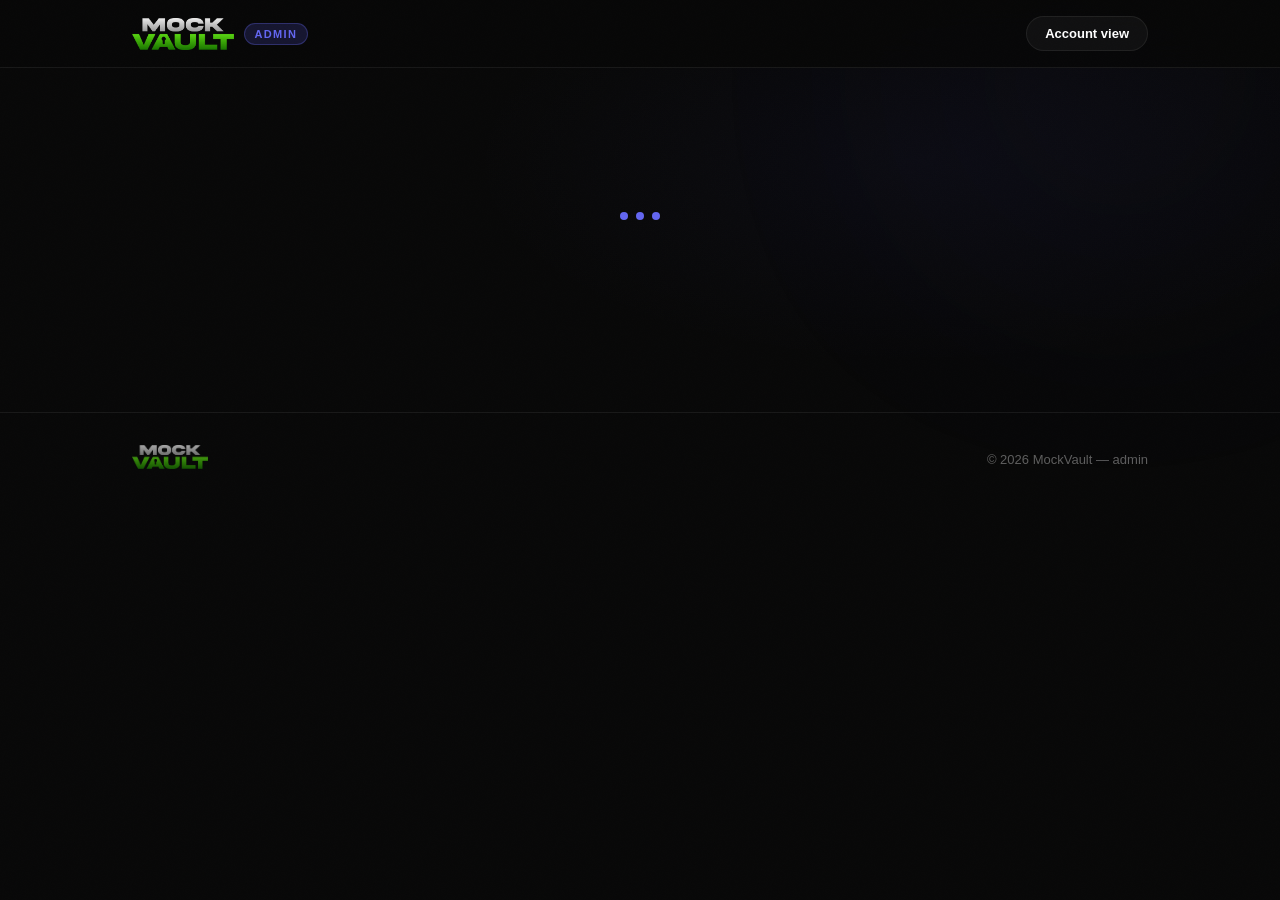
<file: admin.html>
<!DOCTYPE html>
<html lang="en">
<head>
  <meta charset="UTF-8">
  <meta name="viewport" content="width=device-width, initial-scale=1.0">
  <title>Admin — MockVault</title>
  <meta name="description" content="MockVault admin panel.">
  <meta name="robots" content="noindex,nofollow">

  <link href="https://api.fontshare.com/v2/css?f[]=satoshi@900,700,500,400,300&display=swap" rel="stylesheet">
  <link rel="icon" type="image/png" sizes="48x48"   href="/brand_assets/icon46.png">
  <link rel="icon" type="image/png" sizes="96x96"   href="/brand_assets/icon96.png">
  <link rel="icon" type="image/png" sizes="192x192" href="/brand_assets/icon192.png">
  <link rel="apple-touch-icon"      sizes="192x192" href="/brand_assets/icon192.png">
  <script src="/assets/tracker.js" defer></script>

  <style>
    *, *::before, *::after { margin: 0; padding: 0; box-sizing: border-box; }

    :root {
      --accent: #71dc29;
      --accent-dim: rgba(113, 220, 41, 0.18);
      --accent-glow: rgba(113, 220, 41, 0.35);
      --admin: #6366f1;
      --admin-dim: rgba(99, 102, 241, 0.18);
      --bg: #080808;
      --surface: rgba(255, 255, 255, 0.04);
      --surface-hover: rgba(255, 255, 255, 0.07);
      --border: rgba(255, 255, 255, 0.07);
      --border-accent: rgba(113, 220, 41, 0.28);
      --text: #ffffff;
      --text-muted: rgba(255, 255, 255, 0.55);
      --text-dim: rgba(255, 255, 255, 0.35);
      --danger: #ef4444;
      --danger-dim: rgba(239, 68, 68, 0.15);
      --warning: #f59e0b;
      --warning-dim: rgba(245, 158, 11, 0.18);
      --radius: 16px;
      --radius-sm: 10px;
      --transition: 0.35s cubic-bezier(0.4, 0, 0.2, 1);
    }

    html { scroll-behavior: smooth; overflow-x: hidden; }
    body {
      font-family: 'Satoshi', -apple-system, BlinkMacSystemFont, sans-serif;
      background: radial-gradient(ellipse 55% 35% at 72% 18%, rgba(99,102,241,0.045) 0%, transparent 65%), var(--bg);
      color: var(--text);
      overflow-x: hidden;
      min-height: 100vh;
      -webkit-font-smoothing: antialiased;
    }
    body::before {
      content: '';
      position: fixed; inset: 0;
      background-image: url("data:image/svg+xml,%3Csvg viewBox='0 0 200 200' xmlns='http://www.w3.org/2000/svg'%3E%3Cfilter id='noise'%3E%3CfeTurbulence type='fractalNoise' baseFrequency='0.75' numOctaves='4' stitchTiles='stitch'/%3E%3C/filter%3E%3Crect width='100%25' height='100%25' filter='url(%23noise)' opacity='1'/%3E%3C/svg%3E");
      background-size: 128px 128px;
      opacity: 0.015;
      pointer-events: none;
      z-index: 9999;
    }
    .bg-orbs { position: fixed; inset: 0; pointer-events: none; z-index: 0; overflow: hidden; }
    .bg-orb { position: absolute; border-radius: 50%; filter: blur(150px); }
    .bg-orb-1 {
      width: 480px; height: 480px;
      background: radial-gradient(circle, var(--admin), transparent 70%);
      top: -160px; right: -80px; opacity: 0.10;
    }
    .bg-orb-2 {
      width: 280px; height: 280px;
      background: radial-gradient(circle, var(--accent), transparent 70%);
      bottom: 12%; left: -80px; opacity: 0.04;
    }

    .container {
      max-width: 1080px;
      width: 100%;
      margin: 0 auto;
      padding: 0 32px;
      box-sizing: border-box;
      position: relative;
      z-index: 1;
    }

    .glass-border {
      position: relative;
      background: rgba(255, 255, 255, 0.04);
      backdrop-filter: blur(24px);
      -webkit-backdrop-filter: blur(24px);
      border-radius: var(--radius);
    }
    .glass-border::before {
      content: '';
      position: absolute; inset: 0;
      border-radius: inherit;
      padding: 1px;
      background: linear-gradient(135deg, rgba(99,102,241,0.5) 0%, rgba(99,102,241,0.1) 40%, rgba(255,255,255,0.05) 70%, rgba(99,102,241,0.2) 100%);
      -webkit-mask: linear-gradient(#fff 0 0) content-box, linear-gradient(#fff 0 0);
      -webkit-mask-composite: xor;
      mask-composite: exclude;
      pointer-events: none;
    }

    nav {
      position: sticky; top: 0; z-index: 100;
      padding: 16px 0;
      background: rgba(8, 8, 8, 0.85);
      backdrop-filter: blur(20px);
      border-bottom: 1px solid var(--border);
    }
    .nav-inner { display: flex; align-items: center; justify-content: space-between; gap: 16px; }
    .nav-logo-wrap { display: flex; align-items: center; gap: 10px; }
    .nav-logo img { height: 32px; width: auto; display: block; }
    .nav-tag {
      font-size: 11px;
      font-weight: 700;
      letter-spacing: 0.12em;
      text-transform: uppercase;
      color: var(--admin);
      background: var(--admin-dim);
      border: 1px solid rgba(99,102,241,0.3);
      padding: 4px 10px;
      border-radius: 100px;
    }
    .nav-cta { display: flex; align-items: center; gap: 12px; }

    .btn {
      display: inline-flex; align-items: center; gap: 8px;
      font-family: inherit; font-size: 14px; font-weight: 600;
      padding: 11px 22px;
      border-radius: 100px;
      cursor: pointer;
      text-decoration: none;
      border: none;
      transition: var(--transition);
      white-space: nowrap;
    }
    .btn:disabled { opacity: 0.5; cursor: not-allowed; }
    .btn-primary {
      background: var(--accent);
      color: #000;
      box-shadow: 0 0 24px var(--accent-glow), 0 4px 12px rgba(0,0,0,0.3);
    }
    .btn-primary:hover:not(:disabled) {
      background: #82e83c;
      transform: translateY(-1px);
    }
    .btn-ghost {
      background: var(--surface);
      color: var(--text);
      border: 1px solid var(--border);
    }
    .btn-ghost:hover:not(:disabled) {
      background: var(--surface-hover);
      border-color: rgba(255,255,255,0.14);
    }
    .btn-sm { font-size: 13px; padding: 9px 18px; }
    .btn-danger-ghost {
      background: transparent;
      color: var(--text-muted);
      border: 1px solid var(--border);
      font-size: 13px;
      padding: 8px 14px;
    }
    .btn-danger-ghost:hover:not(:disabled) {
      color: var(--danger);
      border-color: rgba(239,68,68,0.4);
      background: var(--danger-dim);
    }

    .page {
      padding: 48px 0 96px;
      position: relative;
      z-index: 1;
    }
    .page-header {
      margin-bottom: 32px;
    }
    .page-tag {
      display: inline-block;
      font-size: 11px;
      font-weight: 700;
      letter-spacing: 0.12em;
      text-transform: uppercase;
      color: var(--admin);
      margin-bottom: 12px;
    }
    .page-title {
      font-size: clamp(28px, 4vw, 38px);
      font-weight: 800;
      line-height: 1.1;
      letter-spacing: -0.02em;
      margin-bottom: 8px;
    }
    .page-subtitle {
      color: var(--text-muted);
      font-size: 15px;
    }
    .page-subtitle code {
      background: rgba(0,0,0,0.4);
      padding: 2px 8px;
      border-radius: 6px;
      font-size: 13px;
      color: var(--text);
      border: 1px solid var(--border);
    }

    /* ─── SIGN IN / NOT AUTHORIZED ──────────────────────── */
    .gate-card {
      max-width: 480px;
      margin: 64px auto 0;
      padding: 40px;
    }
    .gate-card h2 {
      font-size: 22px;
      font-weight: 700;
      margin-bottom: 8px;
    }
    .gate-card p.muted {
      color: var(--text-muted);
      font-size: 15px;
      margin-bottom: 24px;
      line-height: 1.5;
    }
    .signin-form {
      display: flex;
      flex-direction: column;
      gap: 14px;
    }
    .input, .select, .textarea {
      width: 100%;
      background: rgba(0,0,0,0.4);
      border: 1px solid var(--border);
      color: var(--text);
      font-family: inherit;
      font-size: 15px;
      padding: 14px 16px;
      border-radius: var(--radius-sm);
      transition: border-color 0.2s, background 0.2s;
    }
    .textarea { font-size: 14px; resize: vertical; min-height: 72px; line-height: 1.5; }
    .input:focus, .select:focus, .textarea:focus {
      outline: none;
      border-color: rgba(99,102,241,0.4);
      background: rgba(0,0,0,0.6);
    }
    .input::placeholder, .textarea::placeholder { color: var(--text-dim); }

    .msg {
      font-size: 13px;
      padding: 10px 14px;
      border-radius: var(--radius-sm);
    }
    .msg.error {
      background: var(--danger-dim);
      color: #fca5a5;
      border: 1px solid rgba(239,68,68,0.3);
    }
    .msg.success {
      background: var(--accent-dim);
      color: #c4f4a3;
      border: 1px solid var(--border-accent);
    }
    .msg.info {
      background: var(--admin-dim);
      color: #c5cae9;
      border: 1px solid rgba(99,102,241,0.3);
    }

    /* ─── ADMIN GRID ────────────────────────────────────── */
    .admin-grid {
      display: grid;
      grid-template-columns: 1fr;
      gap: 24px;
      margin-bottom: 24px;
    }
    @media (min-width: 880px) {
      .admin-grid { grid-template-columns: 1fr 1fr; }
    }

    .panel {
      padding: 28px;
    }
    .panel-head {
      display: flex;
      align-items: center;
      justify-content: space-between;
      margin-bottom: 16px;
      gap: 12px;
      flex-wrap: wrap;
    }
    .panel-title {
      font-size: 18px;
      font-weight: 700;
      letter-spacing: -0.01em;
    }
    .panel-sub {
      font-size: 13px;
      color: var(--text-muted);
      margin-top: 2px;
    }
    .panel-body { }

    /* ─── ISSUE FORM ────────────────────────────────────── */
    .form-stack {
      display: flex;
      flex-direction: column;
      gap: 14px;
    }
    .form-row {
      display: flex;
      gap: 12px;
    }
    .form-row > * { flex: 1; }
    .form-label {
      font-size: 12px;
      font-weight: 700;
      text-transform: uppercase;
      letter-spacing: 0.08em;
      color: var(--text-muted);
      margin-bottom: 6px;
      display: block;
    }
    .form-hint {
      font-size: 12px;
      color: var(--text-dim);
      margin-top: 4px;
    }
    .checkbox-row {
      display: flex;
      align-items: center;
      gap: 10px;
      font-size: 14px;
      color: var(--text-muted);
      cursor: pointer;
      user-select: none;
    }
    .checkbox-row input { accent-color: var(--admin); width: 16px; height: 16px; cursor: pointer; }

    /* ─── STATS ─────────────────────────────────────────── */
    .stats-grid {
      display: grid;
      grid-template-columns: repeat(auto-fit, minmax(120px, 1fr));
      gap: 12px;
      margin-bottom: 24px;
    }
    .stat-card {
      padding: 20px;
      background: rgba(255,255,255,0.025);
      border: 1px solid var(--border);
      border-radius: var(--radius-sm);
    }
    .stat-label {
      font-size: 11px;
      font-weight: 700;
      letter-spacing: 0.08em;
      text-transform: uppercase;
      color: var(--text-muted);
      margin-bottom: 6px;
    }
    .stat-value {
      font-size: 28px;
      font-weight: 800;
      letter-spacing: -0.02em;
    }
    .stat-sub {
      font-size: 11px;
      color: var(--text-dim);
      margin-top: 4px;
    }

    /* ─── TABLE ─────────────────────────────────────────── */
    .table-wrap {
      overflow-x: auto;
      margin: 0 -8px;
    }
    .table {
      width: 100%;
      border-collapse: collapse;
      font-size: 13px;
    }
    .table thead th {
      text-align: left;
      font-size: 11px;
      font-weight: 700;
      letter-spacing: 0.08em;
      text-transform: uppercase;
      color: var(--text-muted);
      padding: 10px 12px;
      border-bottom: 1px solid var(--border);
    }
    .table tbody td {
      padding: 12px;
      border-bottom: 1px solid rgba(255,255,255,0.04);
      vertical-align: top;
      color: var(--text-muted);
    }
    .table tbody tr:hover td { background: rgba(255,255,255,0.02); }
    .table tbody tr:last-child td { border-bottom: none; }
    .table .key {
      font-family: ui-monospace, "SF Mono", Menlo, Consolas, monospace;
      font-size: 12px;
      font-weight: 600;
      color: var(--text);
      letter-spacing: 0.04em;
    }
    .table .email { color: var(--text); font-weight: 500; }

    .badge {
      display: inline-block;
      font-size: 10px;
      font-weight: 700;
      letter-spacing: 0.06em;
      text-transform: uppercase;
      padding: 3px 8px;
      border-radius: 100px;
      border: 1px solid;
    }
    .badge-stripe  { color: var(--accent); border-color: var(--border-accent); background: var(--accent-dim); }
    .badge-admin   { color: var(--admin);  border-color: rgba(99,102,241,0.3); background: var(--admin-dim); }
    .badge-active  { color: var(--accent); border-color: var(--border-accent); background: var(--accent-dim); }
    .badge-revoked { color: var(--danger); border-color: rgba(239,68,68,0.3); background: var(--danger-dim); }
    .badge-refunded{ color: var(--warning); border-color: rgba(245,158,11,0.3); background: var(--warning-dim); }

    .empty-state {
      padding: 40px 20px;
      text-align: center;
      color: var(--text-muted);
      font-size: 14px;
    }
    .empty-state small { display: block; margin-top: 6px; color: var(--text-dim); font-size: 12px; }

    /* ─── ISSUED RESULT ─────────────────────────────────── */
    .issued-result {
      margin-top: 16px;
      padding: 16px;
      background: var(--admin-dim);
      border: 1px solid rgba(99,102,241,0.3);
      border-radius: var(--radius-sm);
    }
    .issued-result-head {
      display: flex;
      align-items: center;
      justify-content: space-between;
      gap: 12px;
      margin-bottom: 8px;
      flex-wrap: wrap;
    }
    .issued-result-key {
      font-family: ui-monospace, "SF Mono", Menlo, Consolas, monospace;
      font-size: 16px;
      font-weight: 600;
      letter-spacing: 0.04em;
      color: var(--text);
      user-select: all;
    }
    .issued-result-meta {
      font-size: 12px;
      color: var(--text-muted);
    }

    /* ─── LOADER ────────────────────────────────────────── */
    .loader-wrap {
      display: flex;
      align-items: center;
      justify-content: center;
      padding: 96px 0;
    }
    .loader-dots { display: flex; gap: 8px; }
    .loader-dots span {
      width: 8px; height: 8px; border-radius: 50%;
      background: var(--admin);
      animation: pulse 1.2s ease-in-out infinite;
    }
    .loader-dots span:nth-child(2) { animation-delay: 0.15s; }
    .loader-dots span:nth-child(3) { animation-delay: 0.3s; }
    @keyframes pulse {
      0%, 100% { opacity: 0.3; transform: scale(0.85); }
      50%      { opacity: 1;   transform: scale(1.1); }
    }

    /* ─── SEARCH RESULTS ────────────────────────────────── */
    .search-results {
      max-height: 360px;
      overflow-y: auto;
    }
    .search-result-item {
      padding: 12px 14px;
      border-bottom: 1px solid rgba(255,255,255,0.04);
      cursor: pointer;
      transition: background 0.15s;
    }
    .search-result-item:hover { background: rgba(255,255,255,0.03); }
    .search-result-item:last-child { border-bottom: none; }
    .search-result-email {
      font-size: 14px;
      font-weight: 500;
      color: var(--text);
      margin-bottom: 2px;
    }
    .search-result-meta {
      font-size: 12px;
      color: var(--text-dim);
    }

    /* ─── CUSTOMER DETAIL ───────────────────────────────── */
    .customer-detail {
      padding: 24px;
      margin-top: 16px;
    }
    .customer-head {
      display: flex;
      align-items: center;
      justify-content: space-between;
      gap: 12px;
      flex-wrap: wrap;
      margin-bottom: 20px;
    }
    .customer-email {
      font-size: 16px;
      font-weight: 700;
      color: var(--text);
    }
    .customer-meta {
      font-size: 12px;
      color: var(--text-dim);
      margin-top: 4px;
    }

    [hidden] { display: none !important; }

    /* ─── TABS ──────────────────────────────────────────── */
    .tabs-bar {
      display: flex;
      gap: 6px;
      padding: 6px;
      background: rgba(255,255,255,0.02);
      border: 1px solid var(--border);
      border-radius: 100px;
      margin-bottom: 28px;
      width: fit-content;
    }
    .tab-btn {
      font-family: inherit;
      font-size: 13px;
      font-weight: 600;
      letter-spacing: -0.005em;
      color: var(--text-muted);
      background: transparent;
      border: none;
      padding: 9px 18px;
      border-radius: 100px;
      cursor: pointer;
      transition: var(--transition);
      display: inline-flex; align-items: center; gap: 8px;
    }
    .tab-btn:hover { color: var(--text); }
    .tab-btn.active {
      color: var(--text);
      background: var(--admin-dim);
      box-shadow: 0 0 0 1px rgba(99,102,241,0.3) inset;
    }

    /* ─── RELEASES ─────────────────────────────────────── */
    .releases-list { list-style: none; display: flex; flex-direction: column; gap: 10px; }
    .release-row {
      display: flex;
      align-items: flex-start;
      justify-content: space-between;
      gap: 16px;
      padding: 16px;
      background: rgba(255,255,255,0.025);
      border: 1px solid var(--border);
      border-radius: 12px;
    }
    .release-row .release-meta { flex: 1; min-width: 0; }
    .release-version {
      display: inline-flex;
      align-items: center;
      gap: 8px;
      font-size: 16px;
      font-weight: 700;
      letter-spacing: -0.01em;
    }
    .release-latest-badge {
      display: inline-flex;
      align-items: center;
      font-size: 10px;
      font-weight: 700;
      letter-spacing: 0.06em;
      text-transform: uppercase;
      padding: 3px 8px;
      border-radius: 100px;
      background: rgba(113,220,41,0.16);
      color: #71dc29;
      border: 1px solid rgba(113,220,41,0.3);
    }
    .release-date { font-size: 12px; color: var(--text-dim); margin-top: 2px; }
    .release-changelog {
      font-size: 13px;
      color: var(--text-muted);
      line-height: 1.55;
      margin-top: 8px;
      white-space: pre-wrap;
      overflow-wrap: anywhere;
    }
    .release-actions { display: flex; gap: 8px; flex-shrink: 0; }
    .release-actions .btn-sm { padding: 7px 14px; font-size: 12px; }

    /* ─── MOCKUP UPDATES ────────────────────────────────── */
    .mockup-categories {
      display: flex;
      flex-direction: column;
      gap: 12px;
    }
    .mockup-category {
      background: rgba(255,255,255,0.025);
      border: 1px solid var(--border);
      border-radius: 12px;
      padding: 14px 16px;
    }
    .mockup-category-head {
      display: flex;
      align-items: center;
      justify-content: space-between;
      gap: 10px;
      margin-bottom: 10px;
    }
    .mockup-category-name {
      font-size: 13px;
      font-weight: 700;
      letter-spacing: 0.02em;
      color: var(--text);
    }
    .mockup-category-count {
      font-size: 11px;
      color: var(--text-dim);
      font-weight: 500;
    }
    .mockup-chips {
      display: flex;
      flex-wrap: wrap;
      gap: 6px;
      margin-bottom: 10px;
      min-height: 4px;
    }
    .mockup-chips:empty { margin-bottom: 0; }
    .mockup-chip {
      display: inline-flex;
      align-items: center;
      gap: 6px;
      padding: 5px 6px 5px 12px;
      font-size: 13px;
      background: var(--admin-dim);
      border: 1px solid rgba(99,102,241,0.3);
      color: var(--text);
      border-radius: 100px;
    }
    .mockup-chip-remove {
      display: inline-flex;
      align-items: center;
      justify-content: center;
      width: 18px;
      height: 18px;
      border-radius: 50%;
      background: transparent;
      border: none;
      color: var(--text-muted);
      cursor: pointer;
      padding: 0;
      font-size: 16px;
      line-height: 1;
      transition: var(--transition);
    }
    .mockup-chip-remove:hover { color: var(--text); background: rgba(255,255,255,0.08); }
    .mockup-chip-input {
      flex: 1;
      min-width: 100px;
      font-family: inherit;
      font-size: 13px;
      color: var(--text);
      background: rgba(0,0,0,0.25);
      border: 1px solid var(--border);
      border-radius: 8px;
      padding: 7px 12px;
      outline: none;
      transition: var(--transition);
    }
    .mockup-chip-input:focus {
      border-color: rgba(99,102,241,0.5);
      background: rgba(0,0,0,0.4);
    }

    .mockup-updates-list { list-style: none; display: flex; flex-direction: column; gap: 10px; }
    .mockup-update-row {
      display: flex;
      align-items: flex-start;
      justify-content: space-between;
      gap: 16px;
      padding: 16px;
      background: rgba(255,255,255,0.025);
      border: 1px solid var(--border);
      border-radius: 12px;
    }
    .mockup-update-row .mockup-update-meta { flex: 1; min-width: 0; }
    .mockup-update-title-row {
      display: inline-flex;
      align-items: center;
      gap: 8px;
      font-size: 15px;
      font-weight: 700;
      letter-spacing: -0.01em;
    }
    .mockup-update-pinned-badge {
      display: inline-flex;
      align-items: center;
      gap: 4px;
      font-size: 10px;
      font-weight: 700;
      letter-spacing: 0.06em;
      text-transform: uppercase;
      padding: 3px 8px;
      border-radius: 100px;
      background: rgba(99,102,241,0.16);
      color: #a5a8f5;
      border: 1px solid rgba(99,102,241,0.3);
    }
    .mockup-update-date { font-size: 12px; color: var(--text-dim); margin-top: 2px; }
    .mockup-update-notes {
      font-size: 13px;
      color: var(--text-muted);
      line-height: 1.55;
      margin-top: 8px;
      white-space: pre-wrap;
    }
    .mockup-update-summary {
      display: flex;
      flex-wrap: wrap;
      gap: 6px;
      margin-top: 10px;
    }
    .mockup-update-cat-chip {
      display: inline-flex;
      align-items: center;
      gap: 6px;
      font-size: 11px;
      font-weight: 600;
      letter-spacing: 0.02em;
      padding: 4px 10px;
      border-radius: 100px;
      background: rgba(255,255,255,0.04);
      border: 1px solid var(--border);
      color: var(--text-muted);
    }
    .mockup-update-cat-chip strong {
      color: var(--text);
      font-weight: 700;
    }
    .mockup-update-actions { display: flex; gap: 8px; flex-shrink: 0; }
    .mockup-update-actions .btn-sm { padding: 7px 14px; font-size: 12px; }

    /* ─── ANALYTICS ─────────────────────────────────────── */
    .range-bar {
      display: flex;
      gap: 6px;
      margin-bottom: 20px;
      flex-wrap: wrap;
    }
    .range-chip {
      font-family: inherit;
      font-size: 12px;
      font-weight: 600;
      letter-spacing: 0.02em;
      color: var(--text-muted);
      background: var(--surface);
      border: 1px solid var(--border);
      padding: 7px 14px;
      border-radius: 100px;
      cursor: pointer;
      transition: var(--transition);
    }
    .range-chip:hover { color: var(--text); border-color: rgba(255,255,255,0.14); }
    .range-chip.active {
      color: var(--admin);
      background: var(--admin-dim);
      border-color: rgba(99,102,241,0.35);
    }

    .chart-card {
      padding: 24px 28px 20px;
      margin-bottom: 24px;
    }
    .chart-head {
      display: flex; align-items: baseline; justify-content: space-between;
      gap: 12px; flex-wrap: wrap;
      margin-bottom: 16px;
    }
    .chart-title { font-size: 15px; font-weight: 700; }
    .chart-sub   { font-size: 12px; color: var(--text-muted); }
    .chart-svg   { display: block; width: 100%; height: 180px; }
    .chart-grid  { stroke: rgba(255,255,255,0.05); stroke-width: 1; }
    .chart-area  { fill: rgba(99,102,241,0.12); }
    .chart-line  { fill: none; stroke: var(--admin); stroke-width: 2; stroke-linejoin: round; stroke-linecap: round; }
    .chart-dot   { fill: var(--admin); }
    .chart-axis  { fill: var(--text-dim); font-size: 10px; font-family: ui-monospace, "SF Mono", Menlo, monospace; }

    .funnel-stack { display: flex; flex-direction: column; gap: 10px; }
    .funnel-row {
      display: grid;
      grid-template-columns: 1fr auto;
      gap: 12px;
      align-items: center;
      padding: 12px 14px;
      background: rgba(255,255,255,0.02);
      border: 1px solid var(--border);
      border-radius: var(--radius-sm);
      position: relative;
      overflow: hidden;
    }
    .funnel-row::before {
      content: '';
      position: absolute;
      inset: 0 auto 0 0;
      width: var(--pct, 0%);
      background: linear-gradient(90deg, rgba(99,102,241,0.18), rgba(99,102,241,0.04));
      border-right: 1px solid rgba(99,102,241,0.25);
      pointer-events: none;
    }
    .funnel-label {
      font-size: 13px; font-weight: 500; color: var(--text);
      position: relative; z-index: 1;
    }
    .funnel-meta {
      font-size: 12px; color: var(--text-muted);
      display: block; margin-top: 2px; font-weight: 400;
    }
    .funnel-value {
      font-size: 16px; font-weight: 700; color: var(--text);
      font-variant-numeric: tabular-nums;
      position: relative; z-index: 1;
    }
    .funnel-pct {
      font-size: 11px; color: var(--text-dim); font-weight: 500;
      display: block; text-align: right; margin-top: 2px;
    }

    .lists-grid {
      display: grid;
      grid-template-columns: 1fr;
      gap: 24px;
      margin-bottom: 24px;
    }
    @media (min-width: 880px) {
      .lists-grid { grid-template-columns: 1fr 1fr; }
    }
    .mini-list {
      list-style: none;
      display: flex;
      flex-direction: column;
      gap: 4px;
    }
    .mini-row {
      display: grid;
      grid-template-columns: 1fr auto;
      gap: 12px;
      align-items: center;
      padding: 10px 12px;
      border-radius: var(--radius-sm);
      position: relative;
      overflow: hidden;
    }
    .mini-row::before {
      content: '';
      position: absolute;
      inset: 0 auto 0 0;
      width: var(--pct, 0%);
      background: rgba(99,102,241,0.07);
      pointer-events: none;
    }
    .mini-label {
      font-size: 13px;
      color: var(--text);
      font-weight: 500;
      overflow: hidden;
      text-overflow: ellipsis;
      white-space: nowrap;
      position: relative; z-index: 1;
    }
    .mini-value {
      font-size: 13px;
      color: var(--text-muted);
      font-variant-numeric: tabular-nums;
      position: relative; z-index: 1;
    }

    @media (max-width: 640px) {
      .container { padding: 0 20px; }
      .panel { padding: 20px; }
      .form-row { flex-direction: column; }
      .gate-card { padding: 28px 24px; }
      .nav-cta { display: none; }
    }

    /* ─── FOOTER ────────────────────────────────────────── */
    footer {
      padding: 32px 0;
      border-top: 1px solid var(--border);
      position: relative;
      z-index: 1;
    }
    .footer-inner {
      display: flex;
      align-items: center;
      justify-content: space-between;
      flex-wrap: wrap;
      gap: 16px;
    }
    .footer-logo img { height: 24px; opacity: 0.7; }
    .footer-copy { font-size: 13px; color: var(--text-dim); }
  </style>
</head>
<body>
  <div class="bg-orbs">
    <div class="bg-orb bg-orb-1"></div>
    <div class="bg-orb bg-orb-2"></div>
  </div>

  <nav>
    <div class="container">
      <div class="nav-inner">
        <div class="nav-logo-wrap">
          <a class="nav-logo" href="/"><img src="brand_assets/mockvaultlogo.png" alt="MockVault"></a>
          <span class="nav-tag">Admin</span>
        </div>
        <div class="nav-cta">
          <a href="/account" class="btn btn-ghost btn-sm">Account view</a>
          <button id="nav-signout" class="btn btn-ghost btn-sm" hidden>Sign out</button>
        </div>
      </div>
    </div>
  </nav>

  <main class="page">
    <div class="container">
      <!-- ─── LOADING ─── -->
      <div id="state-loading" class="loader-wrap">
        <div class="loader-dots"><span></span><span></span><span></span></div>
      </div>

      <!-- ─── SIGNED OUT ─── -->
      <div id="state-signedout" hidden>
        <div class="gate-card glass-border">
          <h2>Admin sign-in</h2>
          <p class="muted">Enter your admin email and we'll send a magic link.</p>
          <form id="signin-form" class="signin-form" novalidate>
            <input type="email" id="signin-email" class="input" placeholder="admin@mockvaultps.com" autocomplete="email" required>
            <button type="submit" id="signin-submit" class="btn btn-primary">Email me a sign-in link</button>
            <div id="signin-msg" class="msg" hidden></div>
          </form>
        </div>
      </div>

      <!-- ─── NOT AUTHORIZED ─── -->
      <div id="state-notadmin" hidden>
        <div class="gate-card glass-border">
          <h2>Not authorized</h2>
          <p class="muted">You're signed in as <span id="notadmin-email" style="color:var(--text);font-weight:600"></span>, but that email isn't on the admin list.</p>
          <div style="display:flex;gap:10px;flex-wrap:wrap">
            <a href="/account" class="btn btn-primary btn-sm">Go to your account</a>
            <button id="notadmin-signout" class="btn btn-ghost btn-sm">Sign out</button>
          </div>
        </div>
      </div>

      <!-- ─── ADMIN PANEL ─── -->
      <div id="state-admin" hidden>
        <div class="page-header">
          <div class="page-tag">Admin Panel</div>
          <h1 class="page-title" id="page-title">License control</h1>
          <p class="page-subtitle">Signed in as <code id="admin-email"></code></p>
        </div>

        <div class="tabs-bar" role="tablist">
          <button type="button" class="tab-btn active" data-tab="licenses" role="tab">Licenses</button>
          <button type="button" class="tab-btn" data-tab="analytics" role="tab">Analytics</button>
          <button type="button" class="tab-btn" data-tab="releases" role="tab">Releases</button>
          <button type="button" class="tab-btn" data-tab="mockups" role="tab">Mockup Updates</button>
          <button type="button" class="tab-btn" data-tab="affiliates" role="tab">Affiliates</button>
        </div>

        <!-- ─── LICENSES TAB ─── -->
        <section class="tab-panel" data-tab-panel="licenses" role="tabpanel">
        <!-- Stats row -->
        <div class="stats-grid">
          <div class="stat-card">
            <div class="stat-label">Total licenses</div>
            <div class="stat-value" id="stat-total">—</div>
          </div>
          <div class="stat-card">
            <div class="stat-label">Active</div>
            <div class="stat-value" id="stat-active">—</div>
            <div class="stat-sub" id="stat-active-sub"></div>
          </div>
          <div class="stat-card">
            <div class="stat-label">Stripe sales</div>
            <div class="stat-value" id="stat-stripe">—</div>
            <div class="stat-sub" id="stat-revenue"></div>
          </div>
          <div class="stat-card">
            <div class="stat-label">Admin-issued</div>
            <div class="stat-value" id="stat-admin">—</div>
          </div>
        </div>

        <div class="admin-grid">
          <!-- Issue license -->
          <div class="panel glass-border">
            <div class="panel-head">
              <div>
                <div class="panel-title">Issue license</div>
                <div class="panel-sub">Send a free MockVault license to any email</div>
              </div>
            </div>

            <form id="issue-form" class="form-stack" novalidate>
              <div>
                <label class="form-label">Recipient email</label>
                <input type="email" id="issue-email" class="input" placeholder="creator@example.com" required>
              </div>

              <div class="form-row">
                <div>
                  <label class="form-label">Product</label>
                  <select id="issue-product" class="select">
                    <option value="mockvault-pro" selected>MockVault Pro</option>
                  </select>
                </div>
              </div>

              <div>
                <label class="form-label">Note (optional)</label>
                <input type="text" id="issue-note" class="input" placeholder="@creatorname IG · video collab" maxlength="500">
                <div class="form-hint">Internal — recipient won't see this. Helps you track why each license was given.</div>
              </div>

              <label class="checkbox-row">
                <input type="checkbox" id="issue-send-email" checked>
                Email the recipient their license + onboarding instructions
              </label>

              <button type="submit" id="issue-submit" class="btn btn-primary">Issue license</button>

              <div id="issue-msg" class="msg" hidden></div>
              <div id="issue-result" class="issued-result" hidden>
                <div class="issued-result-head">
                  <div class="issued-result-key" id="issue-result-key"></div>
                  <button type="button" id="issue-result-copy" class="btn btn-ghost btn-sm">Copy</button>
                </div>
                <div class="issued-result-meta" id="issue-result-meta"></div>
              </div>
            </form>
          </div>

          <!-- Customer search -->
          <div class="panel glass-border">
            <div class="panel-head">
              <div>
                <div class="panel-title">Find customer</div>
                <div class="panel-sub">Search by email — see their licenses + revoke</div>
              </div>
            </div>

            <div class="form-stack">
              <input type="search" id="search-input" class="input" placeholder="Type email…">
              <div id="search-results" class="search-results" hidden></div>
              <div id="search-empty" class="empty-state" hidden>No customers match.</div>
            </div>
          </div>
        </div>

        <!-- Selected customer detail -->
        <div id="customer-detail" class="customer-detail glass-border" hidden>
          <div class="customer-head">
            <div>
              <div class="customer-email" id="customer-email"></div>
              <div class="customer-meta" id="customer-meta"></div>
            </div>
            <button id="customer-close" class="btn btn-ghost btn-sm">Close</button>
          </div>
          <div class="table-wrap">
            <table class="table">
              <thead>
                <tr>
                  <th>Key</th><th>Product</th><th>Source</th><th>Status</th><th>Devices</th><th>Issued</th><th></th>
                </tr>
              </thead>
              <tbody id="customer-licenses-body"></tbody>
            </table>
          </div>
        </div>

        <!-- Recent issuances -->
        <div class="panel glass-border" style="margin-top:24px">
          <div class="panel-head">
            <div>
              <div class="panel-title">Recent licenses</div>
              <div class="panel-sub">Last 50 — newest first</div>
            </div>
            <button id="refresh-btn" class="btn btn-ghost btn-sm">Refresh</button>
          </div>
          <div class="table-wrap">
            <table class="table">
              <thead>
                <tr>
                  <th>Issued</th><th>Customer</th><th>Key</th><th>Product</th><th>Source</th><th>Status</th><th>Note</th><th></th>
                </tr>
              </thead>
              <tbody id="recent-body">
                <tr><td colspan="8" class="empty-state">Loading…</td></tr>
              </tbody>
            </table>
          </div>
        </div>
        </section>

        <!-- ─── ANALYTICS TAB ─── -->
        <section class="tab-panel" data-tab-panel="analytics" role="tabpanel" hidden>
          <div class="range-bar">
            <button type="button" class="range-chip" data-range="1">Today</button>
            <button type="button" class="range-chip active" data-range="7">7 days</button>
            <button type="button" class="range-chip" data-range="30">30 days</button>
            <button type="button" class="range-chip" data-range="90">90 days</button>
            <button type="button" id="analytics-refresh" class="btn btn-ghost btn-sm" style="margin-left:auto">Refresh</button>
          </div>

          <div class="stats-grid">
            <div class="stat-card">
              <div class="stat-label">Pageviews</div>
              <div class="stat-value" id="an-pageviews">—</div>
              <div class="stat-sub" id="an-pageviews-sub"></div>
            </div>
            <div class="stat-card">
              <div class="stat-label">Unique visitors</div>
              <div class="stat-value" id="an-uniques">—</div>
              <div class="stat-sub" id="an-uniques-sub"></div>
            </div>
            <div class="stat-card">
              <div class="stat-label">Signed-in</div>
              <div class="stat-value" id="an-signedin">—</div>
              <div class="stat-sub">distinct users</div>
            </div>
            <div class="stat-card">
              <div class="stat-label">CTA clicks</div>
              <div class="stat-value" id="an-cta">—</div>
              <div class="stat-sub" id="an-cta-sub"></div>
            </div>
          </div>

          <div class="panel chart-card glass-border">
            <div class="chart-head">
              <div>
                <div class="chart-title">Pageviews over time</div>
                <div class="chart-sub" id="an-chart-sub">—</div>
              </div>
            </div>
            <svg id="an-chart" class="chart-svg" aria-hidden="true"></svg>
          </div>

          <div class="panel glass-border" style="margin-bottom:24px">
            <div class="panel-head">
              <div>
                <div class="panel-title">Conversion funnel</div>
                <div class="panel-sub">Visitor → demo → sign-in flow</div>
              </div>
            </div>
            <div class="funnel-stack" id="an-funnel">
              <div class="empty-state">Loading…</div>
            </div>
          </div>

          <div class="lists-grid">
            <div class="panel glass-border">
              <div class="panel-head">
                <div>
                  <div class="panel-title">Top pages</div>
                  <div class="panel-sub">By pageviews</div>
                </div>
              </div>
              <ul class="mini-list" id="an-pages"><li class="empty-state">Loading…</li></ul>
            </div>

            <div class="panel glass-border">
              <div class="panel-head">
                <div>
                  <div class="panel-title">Top referrers</div>
                  <div class="panel-sub">External traffic only</div>
                </div>
              </div>
              <ul class="mini-list" id="an-referrers"><li class="empty-state">Loading…</li></ul>
            </div>
          </div>

          <div class="panel glass-border">
            <div class="panel-head">
              <div>
                <div class="panel-title">Top countries</div>
                <div class="panel-sub">By unique visitors</div>
              </div>
            </div>
            <ul class="mini-list" id="an-countries"><li class="empty-state">Loading…</li></ul>
          </div>
        </section>

        <!-- ─── RELEASES TAB ─── -->
        <section class="tab-panel" data-tab-panel="releases" role="tabpanel" hidden>
          <div class="panel glass-border">
            <div class="panel-head">
              <div>
                <div class="panel-title">Publish a new release</div>
                <div class="panel-sub">Upload a .ccx build, set version + changelog, optionally mark as latest.</div>
              </div>
            </div>
            <form id="release-form" class="form-stack">
              <div class="form-row">
                <div>
                  <label class="form-label" for="release-version">Version</label>
                  <input class="input" id="release-version" type="text" placeholder="2.3.0" required autocomplete="off">
                </div>
                <div>
                  <label class="form-label" for="release-file">Build (.ccx)</label>
                  <input class="input" id="release-file" type="file" accept=".ccx,application/zip,application/octet-stream" required>
                </div>
              </div>
              <div>
                <label class="form-label" for="release-changelog">Changelog</label>
                <textarea class="textarea" id="release-changelog" rows="5" placeholder="What's new in this release?"></textarea>
                <div class="form-hint">Plain text. Visible on the public /changelog page.</div>
              </div>
              <label class="checkbox-row">
                <input type="checkbox" id="release-latest" checked>
                Mark this release as the latest (used by the account download button + changelog "latest" tag)
              </label>
              <div class="form-row" style="align-items:center; gap:16px">
                <button type="submit" class="btn btn-primary" id="release-submit" style="flex:0 0 auto">Publish release</button>
                <span id="release-msg" class="form-hint" style="margin:0"></span>
              </div>
            </form>
          </div>

          <div class="panel glass-border" style="margin-top:24px">
            <div class="panel-head">
              <div>
                <div class="panel-title">Releases</div>
                <div class="panel-sub">All published builds.</div>
              </div>
              <button type="button" class="btn btn-ghost btn-sm" id="releases-refresh">Refresh</button>
            </div>
            <ul class="releases-list" id="releases-list"><li class="empty-state">Loading…</li></ul>
          </div>
        </section>

        <!-- ─── MOCKUP UPDATES TAB ─── -->
        <section class="tab-panel" data-tab-panel="mockups" role="tabpanel" hidden>
          <div class="panel glass-border">
            <div class="panel-head">
              <div>
                <div class="panel-title">Post a mockup update</div>
                <div class="panel-sub">Announce new mockups added to the cloud library. Customers see this on their dashboard.</div>
              </div>
            </div>

            <form id="mockup-form" class="form-stack">
              <div>
                <label class="form-label" for="mockup-title">Title <span style="color:var(--text-dim);font-weight:400;">(optional)</span></label>
                <input class="input" id="mockup-title" type="text" placeholder='e.g. "Spring drop" or leave blank for auto title' maxlength="80" autocomplete="off">
                <div class="form-hint">If empty, customers will see "New mockups added" with the date.</div>
              </div>

              <div>
                <label class="form-label" for="mockup-notes">Notes <span style="color:var(--text-dim);font-weight:400;">(optional)</span></label>
                <textarea class="textarea" id="mockup-notes" rows="3" placeholder="Anything else worth mentioning…" maxlength="500"></textarea>
              </div>

              <div>
                <label class="form-label">Mockups added</label>
                <div class="form-hint" style="margin-bottom:10px">Type a mockup name and press Enter to add it as a chip. Add to as many categories as you want.</div>
                <div class="mockup-categories" id="mockup-categories"></div>
              </div>

              <label class="checkbox-row">
                <input type="checkbox" id="mockup-pinned">
                Pin this update — keeps it at the top of customer dashboards until a new pinned update replaces it
              </label>

              <div class="form-row" style="align-items:center; gap:16px">
                <button type="submit" class="btn btn-primary" id="mockup-submit" style="flex:0 0 auto">Publish update</button>
                <span id="mockup-msg" class="form-hint" style="margin:0"></span>
              </div>
            </form>
          </div>

          <div class="panel glass-border" style="margin-top:24px">
            <div class="panel-head">
              <div>
                <div class="panel-title">Recent mockup updates</div>
                <div class="panel-sub">All published drops, newest first.</div>
              </div>
              <button type="button" class="btn btn-ghost btn-sm" id="mockups-refresh">Refresh</button>
            </div>
            <ul class="mockup-updates-list" id="mockup-updates-list"><li class="empty-state">Loading…</li></ul>
          </div>
        </section>

        <!-- ─── AFFILIATES TAB ─── -->
        <section class="tab-panel" data-tab-panel="affiliates" role="tabpanel" hidden>
          <!-- Default commission setting -->
          <div class="panel glass-border">
            <div class="panel-head">
              <div>
                <div class="panel-title">Default commission</div>
                <div class="panel-sub">Applies to every affiliate that doesn't have a custom rate.</div>
              </div>
            </div>
            <form id="aff-default-form" class="form-stack">
              <div class="form-row" style="align-items:flex-end;gap:14px">
                <div style="max-width:160px">
                  <label class="form-label" for="aff-default-pct">Commission (%)</label>
                  <input class="input" id="aff-default-pct" type="number" min="0" max="100" step="0.01" inputmode="decimal" required>
                </div>
                <button type="submit" class="btn btn-primary" id="aff-default-submit" style="flex:0 0 auto">Save</button>
                <span id="aff-default-msg" class="form-hint" style="margin:0"></span>
              </div>
            </form>
          </div>

          <!-- Affiliates list -->
          <div class="panel glass-border" style="margin-top:24px">
            <div class="panel-head">
              <div>
                <div class="panel-title">Affiliates</div>
                <div class="panel-sub">Free-copy holders who've generated a referral link.</div>
              </div>
              <button type="button" class="btn btn-ghost btn-sm" id="aff-refresh">Refresh</button>
            </div>
            <div class="table-wrap">
              <table class="table">
                <thead>
                  <tr>
                    <th>Created</th><th>Email</th><th>Code</th><th>Commission</th>
                    <th>Clicks</th><th>Sales</th><th>Pending</th><th>Paid</th>
                    <th>Status</th><th></th>
                  </tr>
                </thead>
                <tbody id="aff-tbody">
                  <tr><td colspan="10" class="empty-state">Loading…</td></tr>
                </tbody>
              </table>
            </div>
          </div>

          <!-- Referrals / payouts -->
          <div class="panel glass-border" style="margin-top:24px">
            <div class="panel-head">
              <div>
                <div class="panel-title">Referrals &amp; payouts</div>
                <div class="panel-sub">Mark a referral as paid once you've sent the affiliate their commission.</div>
              </div>
              <button type="button" class="btn btn-ghost btn-sm" id="aff-ref-refresh">Refresh</button>
            </div>
            <div class="range-bar" id="aff-ref-filters">
              <button type="button" class="range-chip active" data-aff-filter="pending">Pending</button>
              <button type="button" class="range-chip" data-aff-filter="paid">Paid</button>
              <button type="button" class="range-chip" data-aff-filter="all">All</button>
            </div>
            <div class="table-wrap">
              <table class="table">
                <thead>
                  <tr>
                    <th>Date</th><th>Affiliate</th><th>Buyer</th>
                    <th>Sale</th><th>Commission</th><th>Status</th><th></th>
                  </tr>
                </thead>
                <tbody id="aff-ref-tbody">
                  <tr><td colspan="7" class="empty-state">Loading…</td></tr>
                </tbody>
              </table>
            </div>
          </div>
        </section>
      </div>
    </div>
  </main>

  <footer>
    <div class="container">
      <div class="footer-inner">
        <a class="footer-logo" href="/"><img src="brand_assets/mockvaultlogo.png" alt="MockVault"></a>
        <p class="footer-copy">© 2026 MockVault — admin</p>
      </div>
    </div>
  </footer>

  <script type="module">
    import { createClient } from "https://esm.sh/@supabase/supabase-js@2";

    const SUPABASE_URL = "https://mbdftnypfdhvdgdgkhjc.supabase.co";
    const SUPABASE_PUBLISHABLE_KEY = "sb_publishable_it_Px7Rhk4DHtNJ3_qYpNA_YvFMpXLP";

    const supabase = createClient(SUPABASE_URL, SUPABASE_PUBLISHABLE_KEY, {
      auth: {
        persistSession: true,
        autoRefreshToken: true,
        detectSessionInUrl: true,
      },
    });

    // ─── DOM refs ───────────────────────────────────────
    const stateLoading   = document.getElementById("state-loading");
    const stateSignedOut = document.getElementById("state-signedout");
    const stateNotAdmin  = document.getElementById("state-notadmin");
    const stateAdmin     = document.getElementById("state-admin");
    const navSignOut     = document.getElementById("nav-signout");

    function showState(state) {
      stateLoading.hidden    = state !== "loading";
      stateSignedOut.hidden  = state !== "signedout";
      stateNotAdmin.hidden   = state !== "notadmin";
      stateAdmin.hidden      = state !== "admin";
      navSignOut.hidden      = state !== "admin";
    }

    // ─── Sign-in form ───────────────────────────────────
    const signinForm   = document.getElementById("signin-form");
    const signinEmail  = document.getElementById("signin-email");
    const signinSubmit = document.getElementById("signin-submit");
    const signinMsg    = document.getElementById("signin-msg");

    signinForm.addEventListener("submit", async (e) => {
      e.preventDefault();
      const email = signinEmail.value.trim().toLowerCase();
      if (!email || !email.includes("@")) return showMsg(signinMsg, "Please enter a valid email.", "error");

      signinSubmit.disabled = true;
      signinSubmit.textContent = "Sending…";
      signinMsg.hidden = true;

      const { error } = await supabase.auth.signInWithOtp({
        email,
        options: {
          emailRedirectTo: `${window.location.origin}/admin`,
          shouldCreateUser: false,
        },
      });

      signinSubmit.disabled = false;
      signinSubmit.textContent = "Email me a sign-in link";

      if (error) {
        showMsg(signinMsg, `Couldn't send: ${error.message}`, "error");
        return;
      }
      window.mv && window.mv.track && window.mv.track("signin_started", { page: "admin" });
      showMsg(signinMsg, "Check your email — link's good for 1 hour.", "success");
    });

    // ─── Sign-out ───────────────────────────────────────
    navSignOut.addEventListener("click", signOut);
    document.getElementById("notadmin-signout").addEventListener("click", signOut);
    async function signOut() {
      try { await supabase.auth.signOut({ scope: "local" }); }
      catch (e) { console.warn("signOut error:", e); }
    }

    // ─── Admin gate check ───────────────────────────────
    async function checkAdmin(user) {
      // Use the SECURITY DEFINER is_admin() function — works for any caller
      const { data, error } = await supabase.rpc("is_admin", { check_user_id: user.id });
      if (error) {
        console.error("[admin] is_admin rpc failed:", error);
        return false;
      }
      return data === true;
    }

    // ─── Load admin data ────────────────────────────────
    let allLicenses = [];   // cached for client-side search
    let userMap     = new Map(); // user_id -> email

    async function loadAdminData() {
      // Pull all licenses + profiles. RLS allows admins to read all.
      const [licResp, profResp] = await Promise.all([
        supabase.from("licenses")
          .select("id, key, user_id, product, status, max_activations, source, note, issued_by, amount_cents, currency, created_at, revoked_at, stripe_payment_intent")
          .order("created_at", { ascending: false }),
        supabase.from("profiles").select("id"),
      ]);

      if (licResp.error) {
        console.error("[admin] licenses fetch failed:", licResp.error);
        showMsg(document.getElementById("issue-msg"), "Couldn't load licenses: " + licResp.error.message, "error");
        return;
      }

      allLicenses = licResp.data || [];

      // Get emails for the user_ids we have. We don't have direct access to
      // auth.users from the client, but the licenses we receive carry user_id
      // and we can ask the resend-license-email pattern... actually we need a
      // different approach: enrich via a quick edge call OR via a public view.
      // For now, use issued_by/user_id and resolve via a small admin RPC.
      await fetchUserEmails(allLicenses);

      renderStats();
      renderRecentTable();
    }

    async function fetchUserEmails(licenses) {
      // Collect unique user IDs (customers + admins who issued)
      const ids = new Set();
      for (const l of licenses) {
        if (l.user_id) ids.add(l.user_id);
        if (l.issued_by) ids.add(l.issued_by);
      }
      if (ids.size === 0) return;

      // Use a dedicated admin RPC. We'll add it as a SECURITY DEFINER function
      // that returns email only when caller is admin.
      const { data, error } = await supabase.rpc("admin_user_emails", {
        ids: Array.from(ids),
      });
      if (error) {
        console.warn("[admin] admin_user_emails rpc failed:", error);
        return;
      }
      for (const row of (data || [])) {
        userMap.set(row.id, row.email);
      }
    }

    // ─── Stats ──────────────────────────────────────────
    function renderStats() {
      const total   = allLicenses.length;
      const active  = allLicenses.filter(l => l.status === "active").length;
      const stripe  = allLicenses.filter(l => l.source === "stripe").length;
      const admin   = allLicenses.filter(l => l.source === "admin").length;
      const revenueCents = allLicenses
        .filter(l => l.source === "stripe" && l.status === "active")
        .reduce((s, l) => s + (l.amount_cents || 0), 0);

      document.getElementById("stat-total").textContent  = total;
      document.getElementById("stat-active").textContent = active;
      document.getElementById("stat-active-sub").textContent = `${total - active} inactive`;
      document.getElementById("stat-stripe").textContent = stripe;
      document.getElementById("stat-revenue").textContent = revenueCents
        ? `$${(revenueCents / 100).toFixed(2)} gross`
        : "no paid sales yet";
      document.getElementById("stat-admin").textContent = admin;
    }

    // ─── Recent table ───────────────────────────────────
    function renderRecentTable() {
      const tbody = document.getElementById("recent-body");
      const rows = allLicenses.slice(0, 50);
      if (rows.length === 0) {
        tbody.innerHTML = `<tr><td colspan="8" class="empty-state">No licenses yet.<small>Issue one above or wait for a Stripe purchase.</small></td></tr>`;
        return;
      }
      tbody.innerHTML = rows.map(l => `
        <tr>
          <td>${formatDate(l.created_at)}</td>
          <td class="email">${escapeHtml(userMap.get(l.user_id) || "—")}</td>
          <td><span class="key">${escapeHtml(l.key)}</span></td>
          <td>${escapeHtml(formatProduct(l.product))}</td>
          <td><span class="badge badge-${l.source}">${escapeHtml(l.source)}</span></td>
          <td><span class="badge badge-${l.status}">${escapeHtml(l.status)}</span></td>
          <td title="${escapeHtml(l.note || '')}" style="max-width:200px;overflow:hidden;text-overflow:ellipsis;white-space:nowrap">${escapeHtml(l.note || "—")}</td>
          <td>${l.status === "active" ? `<button class="btn btn-danger-ghost revoke-btn" data-id="${l.id}">Revoke</button>` : ""}</td>
        </tr>
      `).join("");

      tbody.querySelectorAll(".revoke-btn").forEach(btn => {
        btn.addEventListener("click", () => revokeLicense(Number(btn.dataset.id), btn));
      });
    }

    document.getElementById("refresh-btn").addEventListener("click", () => loadAdminData());

    // ─── Issue license ──────────────────────────────────
    const issueForm     = document.getElementById("issue-form");
    const issueMsg      = document.getElementById("issue-msg");
    const issueResult   = document.getElementById("issue-result");
    const issueSubmit   = document.getElementById("issue-submit");

    issueForm.addEventListener("submit", async (e) => {
      e.preventDefault();
      const email     = document.getElementById("issue-email").value.trim().toLowerCase();
      const product   = document.getElementById("issue-product").value;
      const note      = document.getElementById("issue-note").value.trim();
      const sendEmail = document.getElementById("issue-send-email").checked;

      if (!email || !email.includes("@")) return showMsg(issueMsg, "Please enter a valid email.", "error");

      issueMsg.hidden = true;
      issueResult.hidden = true;
      issueSubmit.disabled = true;
      issueSubmit.textContent = "Issuing…";

      try {
        const { data: { session } } = await supabase.auth.getSession();
        if (!session) throw new Error("Not signed in");

        const res = await fetch(`${SUPABASE_URL}/functions/v1/admin-issue-license`, {
          method: "POST",
          headers: {
            "Content-Type":  "application/json",
            "Authorization": `Bearer ${session.access_token}`,
            "apikey":        SUPABASE_PUBLISHABLE_KEY,
          },
          body: JSON.stringify({ email, product, note: note || null, sendEmail }),
        });
        const data = await res.json().catch(() => ({}));

        if (!res.ok) {
          showMsg(issueMsg, data.error ? `${data.error}${data.detail ? ': ' + data.detail : ''}` : `HTTP ${res.status}`, "error");
          return;
        }

        document.getElementById("issue-result-key").textContent = data.licenseKey;
        const metaBits = [
          `Issued to <strong style="color:var(--text)">${escapeHtml(email)}</strong>`,
          data.emailSent ? "Email sent" : (sendEmail ? "Email failed — check Resend" : "No email sent"),
        ];
        document.getElementById("issue-result-meta").innerHTML = metaBits.join(" · ");
        issueResult.hidden = false;

        // Reset form for next issuance
        document.getElementById("issue-email").value = "";
        document.getElementById("issue-note").value = "";
        document.getElementById("issue-send-email").checked = true;

        // Refresh the data
        await loadAdminData();
      } catch (err) {
        console.error("[admin] issue error:", err);
        showMsg(issueMsg, "Network or unexpected error — try again.", "error");
      } finally {
        issueSubmit.disabled = false;
        issueSubmit.textContent = "Issue license";
      }
    });

    document.getElementById("issue-result-copy").addEventListener("click", async (e) => {
      const btn = e.currentTarget;
      const key = document.getElementById("issue-result-key").textContent;
      try {
        await navigator.clipboard.writeText(key);
        btn.textContent = "Copied ✓";
        setTimeout(() => btn.textContent = "Copy", 1800);
      } catch { btn.textContent = "Press ⌘C/Ctrl+C"; }
    });

    // ─── Revoke license ─────────────────────────────────
    async function revokeLicense(licenseId, btn) {
      const reason = prompt("Reason for revocation? (optional, recorded on the license)\n\nThis will:\n• Mark the license revoked\n• Clear all device activations\n• The plugin will stop working on next verify");
      if (reason === null) return; // cancelled

      btn.disabled = true;
      btn.textContent = "Revoking…";

      try {
        const { data: { session } } = await supabase.auth.getSession();
        const res = await fetch(`${SUPABASE_URL}/functions/v1/admin-revoke-license`, {
          method: "POST",
          headers: {
            "Content-Type":  "application/json",
            "Authorization": `Bearer ${session.access_token}`,
            "apikey":        SUPABASE_PUBLISHABLE_KEY,
          },
          body: JSON.stringify({ licenseId, reason: reason || null }),
        });
        const data = await res.json().catch(() => ({}));
        if (!res.ok) {
          alert(`Revoke failed: ${data.error || res.status}`);
          btn.disabled = false;
          btn.textContent = "Revoke";
          return;
        }
        await loadAdminData();
        // If customer detail open, refresh it too
        if (currentCustomerId) showCustomerDetail(currentCustomerId);
      } catch (err) {
        alert("Network error — try again.");
        btn.disabled = false;
        btn.textContent = "Revoke";
      }
    }

    // ─── Customer search ────────────────────────────────
    const searchInput   = document.getElementById("search-input");
    const searchResults = document.getElementById("search-results");
    const searchEmpty   = document.getElementById("search-empty");
    let currentCustomerId = null;

    let searchTimer = null;
    searchInput.addEventListener("input", () => {
      clearTimeout(searchTimer);
      searchTimer = setTimeout(() => doSearch(), 120);
    });

    function doSearch() {
      const q = searchInput.value.trim().toLowerCase();
      if (!q) {
        searchResults.hidden = true;
        searchEmpty.hidden = true;
        return;
      }

      // Aggregate licenses by user_id, filter by email
      const byUser = new Map();
      for (const l of allLicenses) {
        const email = userMap.get(l.user_id) || "";
        if (!email.toLowerCase().includes(q)) continue;
        const arr = byUser.get(l.user_id) || [];
        arr.push(l);
        byUser.set(l.user_id, arr);
      }

      if (byUser.size === 0) {
        searchResults.hidden = true;
        searchEmpty.hidden = false;
        return;
      }
      searchEmpty.hidden = true;

      const items = [...byUser.entries()].slice(0, 30).map(([userId, licenses]) => {
        const email = userMap.get(userId) || "(unknown)";
        const active = licenses.filter(l => l.status === "active").length;
        return `
          <div class="search-result-item" data-user-id="${escapeHtml(userId)}">
            <div class="search-result-email">${escapeHtml(email)}</div>
            <div class="search-result-meta">${licenses.length} license${licenses.length === 1 ? "" : "s"} · ${active} active</div>
          </div>
        `;
      }).join("");
      searchResults.innerHTML = items;
      searchResults.hidden = false;

      searchResults.querySelectorAll(".search-result-item").forEach(el => {
        el.addEventListener("click", () => {
          showCustomerDetail(el.dataset.userId);
          searchInput.value = userMap.get(el.dataset.userId) || "";
          searchResults.hidden = true;
        });
      });
    }

    function showCustomerDetail(userId) {
      currentCustomerId = userId;
      const email = userMap.get(userId) || "(unknown)";
      const licenses = allLicenses.filter(l => l.user_id === userId);

      document.getElementById("customer-email").textContent = email;
      const active = licenses.filter(l => l.status === "active").length;
      const totalSpent = licenses.filter(l => l.source === "stripe").reduce((s, l) => s + (l.amount_cents || 0), 0);
      document.getElementById("customer-meta").innerHTML =
        `${licenses.length} license${licenses.length === 1 ? "" : "s"} · ${active} active` +
        (totalSpent > 0 ? ` · $${(totalSpent / 100).toFixed(2)} spent` : "");

      const tbody = document.getElementById("customer-licenses-body");
      tbody.innerHTML = licenses.map(l => `
        <tr>
          <td><span class="key">${escapeHtml(l.key)}</span></td>
          <td>${escapeHtml(formatProduct(l.product))}</td>
          <td><span class="badge badge-${l.source}">${escapeHtml(l.source)}</span></td>
          <td><span class="badge badge-${l.status}">${escapeHtml(l.status)}</span></td>
          <td>—</td>
          <td>${formatDate(l.created_at)}</td>
          <td>${l.status === "active" ? `<button class="btn btn-danger-ghost revoke-btn" data-id="${l.id}">Revoke</button>` : ""}</td>
        </tr>
      `).join("");

      tbody.querySelectorAll(".revoke-btn").forEach(btn => {
        btn.addEventListener("click", () => revokeLicense(Number(btn.dataset.id), btn));
      });

      const detail = document.getElementById("customer-detail");
      detail.hidden = false;
      detail.scrollIntoView({ behavior: "smooth", block: "center" });
    }

    document.getElementById("customer-close").addEventListener("click", () => {
      document.getElementById("customer-detail").hidden = true;
      currentCustomerId = null;
    });

    // ─── Helpers ────────────────────────────────────────
    function showMsg(el, text, type) {
      el.textContent = text;
      el.className = `msg ${type}`;
      el.hidden = false;
    }
    function formatProduct(slug) {
      if (!slug) return "MockVault";
      return slug.replace(/^mockvault-?/i, "MockVault ").replace(/(^|\s)([a-z])/g, (_, p, c) => p + c.toUpperCase()).trim();
    }
    function formatDate(iso) {
      const d = new Date(iso);
      if (isNaN(d.getTime())) return "—";
      const today = new Date();
      const diffMs = today - d;
      const sec = Math.round(diffMs / 1000);
      if (sec < 60) return "just now";
      if (sec < 3600) return `${Math.round(sec/60)}m ago`;
      if (sec < 86400) return `${Math.round(sec/3600)}h ago`;
      return d.toLocaleDateString(undefined, { month: "short", day: "numeric" }) +
             (d.getFullYear() !== today.getFullYear() ? ` ${d.getFullYear()}` : "");
    }
    function escapeHtml(s) {
      return String(s ?? "").replace(/[&<>"']/g, c => ({"&":"&amp;","<":"&lt;",">":"&gt;",'"':"&quot;","'":"&#39;"})[c]);
    }
    function formatNumber(n) {
      if (n == null) return "—";
      if (n >= 1000) return n.toLocaleString();
      return String(n);
    }

    // ─── Tabs ────────────────────────────────────────────
    const tabBtns   = document.querySelectorAll(".tab-btn");
    const tabPanels = document.querySelectorAll("[data-tab-panel]");
    const pageTitle = document.getElementById("page-title");
    const TAB_TITLES = { licenses: "License control", analytics: "Site analytics", releases: "Plugin releases", mockups: "Mockup updates", affiliates: "Affiliate program" };
    let analyticsLoadedRange = null;
    let releasesLoaded = false;
    let mockupsLoaded = false;
    let affiliatesLoaded = false;

    function setActiveTab(name) {
      tabBtns.forEach(b => b.classList.toggle("active", b.dataset.tab === name));
      tabPanels.forEach(p => p.hidden = p.dataset.tabPanel !== name);
      if (pageTitle) pageTitle.textContent = TAB_TITLES[name] || pageTitle.textContent;
      if (name === "analytics") {
        if (analyticsLoadedRange == null) {
          loadAnalytics(currentRangeDays);
        } else if (lastChartRows) {
          // Panel was just unhidden — redraw at its now-known width.
          requestAnimationFrame(() => renderAnalyticsChart(lastChartRows, lastChartDays));
        }
      }
      if (name === "releases" && !releasesLoaded) {
        loadReleases();
      }
      if (name === "mockups" && !mockupsLoaded) {
        loadMockupUpdates();
      }
      if (name === "affiliates" && !affiliatesLoaded) {
        loadAffiliatesTab();
      }
    }
    tabBtns.forEach(b => b.addEventListener("click", () => setActiveTab(b.dataset.tab)));

    // ─── Analytics ───────────────────────────────────────
    let currentRangeDays = 7;
    const rangeChips = document.querySelectorAll(".range-chip");
    rangeChips.forEach(chip => {
      chip.addEventListener("click", () => {
        const days = Number(chip.dataset.range);
        if (!days || days === currentRangeDays) return;
        rangeChips.forEach(c => c.classList.toggle("active", c === chip));
        currentRangeDays = days;
        loadAnalytics(days);
      });
    });
    document.getElementById("analytics-refresh").addEventListener("click", () => {
      loadAnalytics(currentRangeDays);
    });

    function rangeLabel(days) {
      return days === 1 ? "today" : `last ${days} days`;
    }

    async function loadAnalytics(days) {
      const end   = new Date();
      const start = new Date(end.getTime() - days * 86400000);
      const startISO = start.toISOString();
      const endISO   = end.toISOString();

      // Reset displays to a loading state.
      ["an-pageviews","an-uniques","an-signedin","an-cta"].forEach(id => {
        document.getElementById(id).textContent = "—";
      });
      document.getElementById("an-chart-sub").textContent = `Loading ${rangeLabel(days)}…`;
      document.getElementById("an-funnel").innerHTML = '<div class="empty-state">Loading…</div>';
      ["an-pages","an-referrers","an-countries"].forEach(id => {
        document.getElementById(id).innerHTML = '<li class="empty-state">Loading…</li>';
      });

      try {
        const [summaryR, byDayR, pagesR, refR, ctryR] = await Promise.all([
          supabase.rpc("analytics_summary",         { p_start: startISO, p_end: endISO }),
          supabase.rpc("analytics_pageviews_by_day",{ p_start: startISO, p_end: endISO }),
          supabase.rpc("analytics_top_pages",       { p_start: startISO, p_end: endISO, p_limit: 10 }),
          supabase.rpc("analytics_top_referrers",   { p_start: startISO, p_end: endISO, p_limit: 10 }),
          supabase.rpc("analytics_top_countries",   { p_start: startISO, p_end: endISO, p_limit: 10 }),
        ]);

        const firstError = [summaryR, byDayR, pagesR, refR, ctryR].find(r => r.error);
        if (firstError) {
          console.error("[analytics] rpc error:", firstError.error);
          document.getElementById("an-chart-sub").textContent =
            `Couldn't load: ${firstError.error.message || firstError.error}`;
          return;
        }

        const summary = (summaryR.data && summaryR.data[0]) || {};
        renderAnalyticsSummary(summary, days);
        renderAnalyticsChart(byDayR.data || [], days);
        renderFunnel(summary, days);
        renderMiniList("an-pages",     pagesR.data || [], "path",     "pageviews", path => path);
        renderMiniList("an-referrers", refR.data   || [], "referrer", "pageviews");
        renderMiniList("an-countries", ctryR.data  || [], "country",  "visitors",  c => countryFlag(c) + " " + c);

        analyticsLoadedRange = days;
      } catch (err) {
        console.error("[analytics] load failed:", err);
        document.getElementById("an-chart-sub").textContent = "Couldn't load — see console.";
      }
    }

    function renderAnalyticsSummary(s, days) {
      document.getElementById("an-pageviews").textContent     = formatNumber(s.total_pageviews | 0);
      document.getElementById("an-pageviews-sub").textContent = rangeLabel(days);
      document.getElementById("an-uniques").textContent       = formatNumber(s.unique_visitors | 0);
      document.getElementById("an-uniques-sub").textContent   = "by daily-rotating hash";
      document.getElementById("an-signedin").textContent      = formatNumber(s.signed_in_visitors | 0);
      document.getElementById("an-cta").textContent           = formatNumber(s.cta_clicks | 0);
      const pv = s.total_pageviews | 0;
      const cta = s.cta_clicks | 0;
      const ctr = pv > 0 ? ((cta / pv) * 100).toFixed(1) : "0";
      document.getElementById("an-cta-sub").textContent = `${ctr}% of pageviews`;
    }

    let lastChartRows = null;
    let lastChartDays = null;
    function renderAnalyticsChart(rows, days) {
      lastChartRows = rows;
      lastChartDays = days;
      const svg = document.getElementById("an-chart");

      // Use the SVG's actual rendered pixel size so text isn't stretched.
      const W = Math.max(320, Math.round(svg.getBoundingClientRect().width) || 600);
      const H = 180, PADL = 38, PADR = 16, PADT = 12, PADB = 24;
      const innerW = W - PADL - PADR;
      const innerH = H - PADT - PADB;

      svg.setAttribute("viewBox", `0 0 ${W} ${H}`);
      svg.setAttribute("width", W);
      svg.setAttribute("height", H);

      const sub = document.getElementById("an-chart-sub");

      if (!rows.length) {
        svg.innerHTML = `<text x="${W/2}" y="${H/2}" text-anchor="middle" class="chart-axis">No data yet</text>`;
        sub.textContent = `${rangeLabel(days)} — no events`;
        return;
      }

      const max = Math.max(1, ...rows.map(r => r.pageviews | 0));
      const stepX = rows.length > 1 ? innerW / (rows.length - 1) : 0;

      const points = rows.map((r, i) => {
        const x = PADL + (rows.length === 1 ? innerW / 2 : i * stepX);
        const y = PADT + innerH - ((r.pageviews | 0) / max) * innerH;
        return [x, y];
      });

      const linePath = points.map((p, i) => (i === 0 ? "M" : "L") + p[0].toFixed(1) + "," + p[1].toFixed(1)).join(" ");
      const areaPath = linePath + ` L ${points[points.length-1][0].toFixed(1)},${(PADT+innerH).toFixed(1)} L ${points[0][0].toFixed(1)},${(PADT+innerH).toFixed(1)} Z`;

      const yTicks = Math.min(4, Math.max(1, max));
      const gridLines = [];
      for (let i = 0; i <= yTicks; i++) {
        const v = Math.round((max * (yTicks - i)) / yTicks);
        const y = PADT + (i * innerH) / yTicks;
        gridLines.push(`<line class="chart-grid" x1="${PADL}" x2="${W-PADR}" y1="${y}" y2="${y}"/>`);
        gridLines.push(`<text class="chart-axis" x="${PADL-6}" y="${y+3}" text-anchor="end">${v}</text>`);
      }

      // Pick label density that fits the actual width: ~70px per label minimum.
      const maxLabels = Math.max(2, Math.floor(innerW / 70));
      const labelEvery = Math.max(1, Math.ceil(rows.length / maxLabels));
      const xLabels = [];
      rows.forEach((r, i) => {
        if (i % labelEvery !== 0 && i !== rows.length - 1) return;
        const x = PADL + (rows.length === 1 ? innerW / 2 : i * stepX);
        // Clamp the last label so it doesn't run off the right edge.
        const clampedX = Math.min(x, W - PADR - 2);
        const day = String(r.day).slice(5); // "MM-DD"
        xLabels.push(`<text class="chart-axis" x="${clampedX}" y="${H-6}" text-anchor="middle">${day}</text>`);
      });

      const dots = points.map(p => `<circle class="chart-dot" cx="${p[0].toFixed(1)}" cy="${p[1].toFixed(1)}" r="2.5"/>`).join("");

      svg.innerHTML = `
        ${gridLines.join("")}
        <path class="chart-area" d="${areaPath}"/>
        <path class="chart-line" d="${linePath}"/>
        ${dots}
        ${xLabels.join("")}
      `;

      const total = rows.reduce((s, r) => s + (r.pageviews | 0), 0);
      const peak  = Math.max(0, ...rows.map(r => r.pageviews | 0));
      sub.textContent =
        `${formatNumber(total)} pageviews · peak ${formatNumber(peak)}/day · ${rangeLabel(days)}`;
    }

    // Redraw the chart on resize so width-dependent label spacing stays right.
    let chartResizeTimer = null;
    window.addEventListener("resize", () => {
      if (!lastChartRows) return;
      clearTimeout(chartResizeTimer);
      chartResizeTimer = setTimeout(() => renderAnalyticsChart(lastChartRows, lastChartDays), 100);
    });

    function renderFunnel(s, days) {
      const top = Math.max(s.unique_visitors | 0, 1);
      const steps = [
        { label: "Site visitors",    value: s.unique_visitors    | 0, hint: "unique by daily hash" },
        { label: "Visited demo",     value: s.demo_opens         | 0, hint: "pageviews on /demo" },
        { label: "Sign-in started",  value: s.signin_started     | 0, hint: "magic link requested" },
        { label: "Sign-in completed",value: s.signin_completed   | 0, hint: "auth state SIGNED_IN" },
      ];
      const html = steps.map(step => {
        const pct = top > 0 ? Math.min(100, (step.value / top) * 100) : 0;
        const ofTop = top > 0 ? `${((step.value / top) * 100).toFixed(1)}%` : "—";
        return `
          <div class="funnel-row" style="--pct: ${pct.toFixed(1)}%">
            <div>
              <div class="funnel-label">${escapeHtml(step.label)}</div>
              <span class="funnel-meta">${escapeHtml(step.hint)}</span>
            </div>
            <div>
              <div class="funnel-value">${formatNumber(step.value)}</div>
              <span class="funnel-pct">${ofTop} of visitors</span>
            </div>
          </div>
        `;
      }).join("");
      document.getElementById("an-funnel").innerHTML = html;
    }

    function renderMiniList(elId, rows, labelKey, valueKey, transformLabel) {
      const ul = document.getElementById(elId);
      if (!rows.length) {
        ul.innerHTML = '<li class="empty-state">No data yet</li>';
        return;
      }
      const max = Math.max(1, ...rows.map(r => Number(r[valueKey]) || 0));
      ul.innerHTML = rows.map(r => {
        const raw = r[labelKey] == null ? "—" : String(r[labelKey]);
        const label = transformLabel ? transformLabel(raw) : raw;
        const value = Number(r[valueKey]) || 0;
        const pct = (value / max) * 100;
        return `
          <li class="mini-row" style="--pct: ${pct.toFixed(1)}%">
            <span class="mini-label" title="${escapeHtml(raw)}">${escapeHtml(label)}</span>
            <span class="mini-value">${formatNumber(value)}</span>
          </li>
        `;
      }).join("");
    }

    function countryFlag(code) {
      if (!code || code.length !== 2 || code === "??") return "🌐";
      const A = 0x1F1E6;
      return String.fromCodePoint(A + code.toUpperCase().charCodeAt(0) - 65) +
             String.fromCodePoint(A + code.toUpperCase().charCodeAt(1) - 65);
    }

    // ─── Releases ────────────────────────────────────────
    const RELEASES_BUCKET = "plugin-releases";
    const releasesList    = document.getElementById("releases-list");
    const releaseForm     = document.getElementById("release-form");
    const releaseVersion  = document.getElementById("release-version");
    const releaseFile     = document.getElementById("release-file");
    const releaseChangelog= document.getElementById("release-changelog");
    const releaseLatest   = document.getElementById("release-latest");
    const releaseSubmit   = document.getElementById("release-submit");
    const releaseMsg      = document.getElementById("release-msg");

    document.getElementById("releases-refresh").addEventListener("click", () => loadReleases());

    function setReleaseMsg(text, type) {
      releaseMsg.textContent = text || "";
      releaseMsg.style.color = type === "error" ? "#ff7676" : type === "success" ? "#71dc29" : "";
    }

    async function loadReleases() {
      releasesList.innerHTML = '<li class="empty-state">Loading…</li>';
      const { data, error } = await supabase
        .from("plugin_releases")
        .select("id, version, download_url, changelog, released_at, is_latest")
        .order("released_at", { ascending: false });
      if (error) {
        releasesList.innerHTML = `<li class="empty-state">Couldn't load releases — ${escapeHtml(error.message)}</li>`;
        return;
      }
      releasesLoaded = true;
      if (!data || !data.length) {
        releasesList.innerHTML = '<li class="empty-state">No releases yet. Publish your first one above.</li>';
        return;
      }
      releasesList.innerHTML = data.map(r => `
        <li class="release-row" data-release-id="${r.id}">
          <div class="release-meta">
            <div class="release-version">
              v${escapeHtml(r.version)}
              ${r.is_latest ? '<span class="release-latest-badge">Latest</span>' : ''}
            </div>
            <div class="release-date">${escapeHtml(formatDate(r.released_at))}</div>
            ${r.changelog ? `<div class="release-changelog">${escapeHtml(r.changelog)}</div>` : ""}
            <div class="release-date" style="margin-top:8px"><a href="${escapeHtml(r.download_url)}" target="_blank" rel="noopener" style="color:var(--text-muted)">${escapeHtml(r.download_url)}</a></div>
          </div>
          <div class="release-actions">
            ${r.is_latest ? "" : `<button type="button" class="btn btn-ghost btn-sm" data-release-action="set-latest" data-release-id="${r.id}">Mark latest</button>`}
            <button type="button" class="btn btn-danger-ghost btn-sm" data-release-action="delete" data-release-id="${r.id}" data-release-version="${escapeHtml(r.version)}">Delete</button>
          </div>
        </li>
      `).join("");
    }

    releasesList.addEventListener("click", async (e) => {
      const btn = e.target.closest("[data-release-action]");
      if (!btn) return;
      const id     = btn.dataset.releaseId;
      const action = btn.dataset.releaseAction;
      btn.disabled = true;

      try {
        if (action === "set-latest") {
          const { error } = await supabase.rpc("admin_set_latest_release", { p_id: Number(id) });
          if (error) throw error;
        } else if (action === "delete") {
          const v = btn.dataset.releaseVersion || "this release";
          if (!confirm(`Delete v${v}? This removes the database row but leaves any uploaded file in storage.`)) {
            btn.disabled = false;
            return;
          }
          const { error } = await supabase.rpc("admin_delete_release", { p_id: Number(id) });
          if (error) throw error;
        }
        await loadReleases();
      } catch (err) {
        alert(`Failed: ${err.message || err}`);
        btn.disabled = false;
      }
    });

    function slugifyVersion(v) {
      return String(v || "").trim().replace(/^v/i, "").replace(/[^a-zA-Z0-9._-]/g, "-");
    }

    releaseForm.addEventListener("submit", async (e) => {
      e.preventDefault();
      const version = releaseVersion.value.trim();
      const file    = releaseFile.files[0];
      if (!version) return setReleaseMsg("Version is required.", "error");
      if (!file)    return setReleaseMsg("Pick a .ccx file to upload.", "error");

      releaseSubmit.disabled = true;
      releaseSubmit.textContent = "Uploading…";
      setReleaseMsg("Uploading build…");

      try {
        const { data: { session } } = await supabase.auth.getSession();
        if (!session) throw new Error("Not signed in");

        const form = new FormData();
        form.append("file", file);
        form.append("version", version);
        form.append("changelog", releaseChangelog.value.trim() || "");
        form.append("setLatest", releaseLatest.checked ? "true" : "false");

        const res = await fetch(`${SUPABASE_URL}/functions/v1/admin-publish-release`, {
          method: "POST",
          headers: { Authorization: `Bearer ${session.access_token}` },
          body: form,
        });
        const json = await res.json().catch(() => ({}));
        if (!res.ok || !json.ok) {
          throw new Error(json.detail || json.error || `HTTP ${res.status}`);
        }

        setReleaseMsg(`Published v${version}.`, "success");
        releaseForm.reset();
        releaseLatest.checked = true;
        await loadReleases();
      } catch (err) {
        setReleaseMsg(`Failed: ${err.message || err}`, "error");
      } finally {
        releaseSubmit.disabled = false;
        releaseSubmit.textContent = "Publish release";
      }
    });

    // ─── Mockup Updates ─────────────────────────────────
    const MOCKUP_CATEGORIES = ["Hoodies", "T-Shirts", "Longsleeves", "Pants", "Shorts"];
    const mockupCatsContainer = document.getElementById("mockup-categories");
    const mockupForm          = document.getElementById("mockup-form");
    const mockupTitle         = document.getElementById("mockup-title");
    const mockupNotes         = document.getElementById("mockup-notes");
    const mockupPinned        = document.getElementById("mockup-pinned");
    const mockupSubmit        = document.getElementById("mockup-submit");
    const mockupMsg           = document.getElementById("mockup-msg");
    const mockupUpdatesList   = document.getElementById("mockup-updates-list");
    document.getElementById("mockups-refresh").addEventListener("click", () => loadMockupUpdates());

    // chipState: { Hoodies: ["Hoodie A", "Hoodie B"], "T-Shirts": [...], ... }
    const chipState = Object.fromEntries(MOCKUP_CATEGORIES.map(c => [c, []]));

    function renderMockupCategories() {
      mockupCatsContainer.innerHTML = MOCKUP_CATEGORIES.map(cat => `
        <div class="mockup-category" data-category="${escapeHtml(cat)}">
          <div class="mockup-category-head">
            <span class="mockup-category-name">${escapeHtml(cat)}</span>
            <span class="mockup-category-count" data-count="${escapeHtml(cat)}">0 added</span>
          </div>
          <div class="mockup-chips" data-chips="${escapeHtml(cat)}"></div>
          <input
            class="mockup-chip-input"
            type="text"
            data-input="${escapeHtml(cat)}"
            placeholder="Type a mockup name + Enter…"
            autocomplete="off"
            maxlength="80"
          >
        </div>
      `).join("");
      MOCKUP_CATEGORIES.forEach(syncChips);
    }

    function syncChips(cat) {
      const chipsEl = mockupCatsContainer.querySelector(`[data-chips="${CSS.escape(cat)}"]`);
      const countEl = mockupCatsContainer.querySelector(`[data-count="${CSS.escape(cat)}"]`);
      const items   = chipState[cat] || [];
      chipsEl.innerHTML = items.map((name, idx) => `
        <span class="mockup-chip">
          ${escapeHtml(name)}
          <button type="button" class="mockup-chip-remove" data-cat="${escapeHtml(cat)}" data-idx="${idx}" aria-label="Remove ${escapeHtml(name)}">×</button>
        </span>
      `).join("");
      countEl.textContent = items.length === 1 ? "1 added" : `${items.length} added`;
    }

    function addChip(cat, raw) {
      const name = String(raw || "").trim();
      if (!name) return;
      const list = chipState[cat] || (chipState[cat] = []);
      // Prevent dupes within the same category (case-insensitive).
      if (list.some(n => n.toLowerCase() === name.toLowerCase())) return;
      list.push(name);
      syncChips(cat);
    }

    function removeChip(cat, idx) {
      const list = chipState[cat];
      if (!list) return;
      list.splice(Number(idx), 1);
      syncChips(cat);
    }

    function clearChipState() {
      MOCKUP_CATEGORIES.forEach(c => { chipState[c] = []; });
      MOCKUP_CATEGORIES.forEach(syncChips);
    }

    mockupCatsContainer.addEventListener("keydown", (e) => {
      const input = e.target.closest("[data-input]");
      if (!input) return;
      if (e.key === "Enter") {
        e.preventDefault();
        const cat = input.dataset.input;
        addChip(cat, input.value);
        input.value = "";
      } else if (e.key === "Backspace" && input.value === "") {
        const cat = input.dataset.input;
        const list = chipState[cat] || [];
        if (list.length) {
          list.pop();
          syncChips(cat);
        }
      }
    });

    mockupCatsContainer.addEventListener("blur", (e) => {
      // Commit any pending text on blur so it isn't silently lost.
      const input = e.target.closest("[data-input]");
      if (!input) return;
      const cat = input.dataset.input;
      if (input.value.trim()) {
        addChip(cat, input.value);
        input.value = "";
      }
    }, true);

    mockupCatsContainer.addEventListener("click", (e) => {
      const btn = e.target.closest(".mockup-chip-remove");
      if (!btn) return;
      removeChip(btn.dataset.cat, btn.dataset.idx);
    });

    function setMockupMsg(text, type) {
      mockupMsg.textContent = text || "";
      mockupMsg.style.color = type === "error" ? "#ff7676" : type === "success" ? "#71dc29" : "";
    }

    function buildItemsPayload() {
      const out = {};
      for (const cat of MOCKUP_CATEGORIES) {
        const list = chipState[cat] || [];
        if (list.length) out[cat] = [...list];
      }
      return out;
    }

    function totalChipCount() {
      return MOCKUP_CATEGORIES.reduce((n, c) => n + (chipState[c]?.length || 0), 0);
    }

    function summariseItems(items) {
      if (!items || typeof items !== "object") return [];
      return Object.entries(items)
        .filter(([, arr]) => Array.isArray(arr) && arr.length)
        .map(([cat, arr]) => ({ cat, count: arr.length }));
    }

    async function loadMockupUpdates() {
      mockupUpdatesList.innerHTML = '<li class="empty-state">Loading…</li>';
      const { data, error } = await supabase
        .from("mockup_updates")
        .select("id, title, notes, items, is_pinned, published_at")
        .order("is_pinned", { ascending: false })
        .order("published_at", { ascending: false });
      if (error) {
        mockupUpdatesList.innerHTML = `<li class="empty-state">Couldn't load updates — ${escapeHtml(error.message)}</li>`;
        return;
      }
      mockupsLoaded = true;
      if (!data || !data.length) {
        mockupUpdatesList.innerHTML = '<li class="empty-state">No mockup updates yet. Post your first one above.</li>';
        return;
      }
      mockupUpdatesList.innerHTML = data.map(u => {
        const summary = summariseItems(u.items);
        const summaryHTML = summary.length
          ? `<div class="mockup-update-summary">${summary.map(s => `<span class="mockup-update-cat-chip"><strong>${s.count}</strong> ${escapeHtml(s.cat)}</span>`).join("")}</div>`
          : "";
        const titleText = u.title ? escapeHtml(u.title) : `New mockups · ${escapeHtml(formatDate(u.published_at))}`;
        return `
          <li class="mockup-update-row" data-update-id="${u.id}">
            <div class="mockup-update-meta">
              <div class="mockup-update-title-row">
                ${titleText}
                ${u.is_pinned ? '<span class="mockup-update-pinned-badge">Pinned</span>' : ''}
              </div>
              <div class="mockup-update-date">${escapeHtml(formatDate(u.published_at))}</div>
              ${u.notes ? `<div class="mockup-update-notes">${escapeHtml(u.notes)}</div>` : ""}
              ${summaryHTML}
            </div>
            <div class="mockup-update-actions">
              ${u.is_pinned
                ? `<button type="button" class="btn btn-ghost btn-sm" data-mockup-action="unpin" data-id="${u.id}">Unpin</button>`
                : `<button type="button" class="btn btn-ghost btn-sm" data-mockup-action="pin" data-id="${u.id}">Pin</button>`}
              <button type="button" class="btn btn-danger-ghost btn-sm" data-mockup-action="delete" data-id="${u.id}">Delete</button>
            </div>
          </li>
        `;
      }).join("");
    }

    mockupUpdatesList.addEventListener("click", async (e) => {
      const btn = e.target.closest("[data-mockup-action]");
      if (!btn) return;
      const id     = Number(btn.dataset.id);
      const action = btn.dataset.mockupAction;
      btn.disabled = true;
      try {
        if (action === "pin") {
          const { error } = await supabase.rpc("admin_pin_mockup_update", { p_id: id });
          if (error) throw error;
        } else if (action === "unpin") {
          const { error } = await supabase.rpc("admin_unpin_mockup_update", { p_id: id });
          if (error) throw error;
        } else if (action === "delete") {
          if (!confirm("Delete this mockup update? This cannot be undone.")) {
            btn.disabled = false;
            return;
          }
          const { error } = await supabase.rpc("admin_delete_mockup_update", { p_id: id });
          if (error) throw error;
        }
        await loadMockupUpdates();
      } catch (err) {
        alert(`Failed: ${err.message || err}`);
        btn.disabled = false;
      }
    });

    mockupForm.addEventListener("submit", async (e) => {
      e.preventDefault();
      // Commit any pending input first.
      mockupCatsContainer.querySelectorAll("[data-input]").forEach(inp => {
        if (inp.value.trim()) {
          addChip(inp.dataset.input, inp.value);
          inp.value = "";
        }
      });

      const items = buildItemsPayload();
      const title = mockupTitle.value.trim();
      const notes = mockupNotes.value.trim();
      if (totalChipCount() === 0 && !title) {
        return setMockupMsg("Add at least one mockup or a title before publishing.", "error");
      }

      mockupSubmit.disabled = true;
      mockupSubmit.textContent = "Publishing…";
      setMockupMsg("Publishing update…");

      try {
        const { error } = await supabase.rpc("admin_publish_mockup_update", {
          p_title:  title || null,
          p_notes:  notes || null,
          p_items:  items,
          p_pinned: !!mockupPinned.checked,
        });
        if (error) throw error;
        setMockupMsg("Published.", "success");
        mockupForm.reset();
        clearChipState();
        await loadMockupUpdates();
      } catch (err) {
        setMockupMsg(`Failed: ${err.message || err}`, "error");
      } finally {
        mockupSubmit.disabled = false;
        mockupSubmit.textContent = "Publish update";
      }
    });

    renderMockupCategories();

    // ─── Affiliates tab ─────────────────────────────────
    const affDefaultForm   = document.getElementById("aff-default-form");
    const affDefaultPct    = document.getElementById("aff-default-pct");
    const affDefaultSubmit = document.getElementById("aff-default-submit");
    const affDefaultMsg    = document.getElementById("aff-default-msg");
    const affTbody         = document.getElementById("aff-tbody");
    const affRefRefresh    = document.getElementById("aff-ref-refresh");
    const affRefresh       = document.getElementById("aff-refresh");
    const affRefTbody      = document.getElementById("aff-ref-tbody");
    const affRefFilters    = document.getElementById("aff-ref-filters");
    let affRefFilter       = "pending";

    function setAffDefaultMsg(text, type) {
      affDefaultMsg.textContent = text || "";
      affDefaultMsg.style.color = type === "error" ? "#ff7676" : type === "success" ? "#71dc29" : "";
    }

    function fmtMoney(cents, currency) {
      const n = Number(cents) || 0;
      const cur = (currency || "usd").toUpperCase();
      try {
        return new Intl.NumberFormat(undefined, { style: "currency", currency: cur, maximumFractionDigits: 2 }).format(n / 100);
      } catch {
        return `$${(n / 100).toFixed(2)}`;
      }
    }
    function fmtPct(p) {
      const n = Number(p);
      if (!isFinite(n)) return "—";
      return (n % 1 === 0 ? String(n) : n.toFixed(2).replace(/\.?0+$/, "")) + "%";
    }

    async function loadAffiliatesTab() {
      affiliatesLoaded = true;
      await Promise.all([
        loadDefaultCommission(),
        loadAffiliatesTable(),
        loadReferralsTable(),
      ]);
    }

    async function loadDefaultCommission() {
      const { data, error } = await supabase.rpc("admin_get_default_commission_pct");
      if (error) {
        setAffDefaultMsg(`Couldn't load default: ${error.message}`, "error");
        return;
      }
      affDefaultPct.value = data == null ? "" : String(data);
    }

    affDefaultForm.addEventListener("submit", async (e) => {
      e.preventDefault();
      const pct = Number(affDefaultPct.value);
      if (!isFinite(pct) || pct < 0 || pct > 100) {
        setAffDefaultMsg("Enter a number between 0 and 100.", "error");
        return;
      }
      affDefaultSubmit.disabled = true;
      affDefaultSubmit.textContent = "Saving…";
      setAffDefaultMsg("");
      const { error } = await supabase.rpc("admin_set_default_commission_pct", { p_pct: pct });
      affDefaultSubmit.disabled = false;
      affDefaultSubmit.textContent = "Save";
      if (error) {
        setAffDefaultMsg(`Failed: ${error.message}`, "error");
        return;
      }
      setAffDefaultMsg(`Saved — new default is ${fmtPct(pct)}.`, "success");
      // Reload affiliates table so effective % updates for fallback rows.
      loadAffiliatesTable();
    });

    async function loadAffiliatesTable() {
      affTbody.innerHTML = '<tr><td colspan="10" class="empty-state">Loading…</td></tr>';
      const { data, error } = await supabase.rpc("admin_list_affiliates");
      if (error) {
        affTbody.innerHTML = `<tr><td colspan="10" class="empty-state">Couldn't load — ${escapeHtml(error.message)}</td></tr>`;
        return;
      }
      const rows = data || [];
      if (!rows.length) {
        affTbody.innerHTML = '<tr><td colspan="10" class="empty-state">No affiliates yet.<small>Free-copy holders can opt in from their /account page.</small></td></tr>';
        return;
      }
      affTbody.innerHTML = rows.map(a => `
        <tr data-aff-id="${a.id}">
          <td>${escapeHtml(formatDate(a.created_at))}</td>
          <td class="email">${escapeHtml(a.email || "—")}</td>
          <td><span class="key">${escapeHtml(a.code)}</span></td>
          <td>
            ${fmtPct(a.commission_pct_effective)}
            ${a.commission_pct_override == null
              ? '<small style="color:var(--text-dim);display:block">default</small>'
              : '<small style="color:var(--admin);display:block">override</small>'}
          </td>
          <td>${formatNumber(a.clicks_total)}<small style="color:var(--text-dim);display:block">${formatNumber(a.clicks_30d)} in 30d</small></td>
          <td>${formatNumber(a.sales_total)}</td>
          <td>${escapeHtml(fmtMoney(a.commission_pending_cents))}</td>
          <td>${escapeHtml(fmtMoney(a.commission_paid_cents))}</td>
          <td><span class="badge badge-${a.status === "active" ? "active" : "refunded"}">${escapeHtml(a.status)}</span></td>
          <td style="white-space:nowrap">
            <button class="btn btn-ghost btn-sm" data-aff-action="commission" data-aff-id="${a.id}">Set %</button>
            <button class="btn btn-ghost btn-sm" data-aff-action="status" data-aff-id="${a.id}" data-aff-status="${a.status}">${a.status === "active" ? "Pause" : "Activate"}</button>
          </td>
        </tr>
      `).join("");
    }

    affTbody.addEventListener("click", async (e) => {
      const btn = e.target.closest("[data-aff-action]");
      if (!btn) return;
      const id     = Number(btn.dataset.affId);
      const action = btn.dataset.affAction;
      btn.disabled = true;

      try {
        if (action === "commission") {
          const raw = prompt("Override commission % for this affiliate.\nLeave blank to use the default.\nEnter a number 0–100:");
          if (raw === null) { btn.disabled = false; return; }
          const trimmed = raw.trim();
          let pct = null;
          if (trimmed !== "") {
            const n = Number(trimmed);
            if (!isFinite(n) || n < 0 || n > 100) {
              alert("Must be a number between 0 and 100, or blank.");
              btn.disabled = false; return;
            }
            pct = n;
          }
          const { error } = await supabase.rpc("admin_set_affiliate_commission", { p_affiliate_id: id, p_pct: pct });
          if (error) throw error;
        } else if (action === "status") {
          const next = btn.dataset.affStatus === "active" ? "paused" : "active";
          if (!confirm(`${next === "paused" ? "Pause" : "Activate"} this affiliate?`)) {
            btn.disabled = false; return;
          }
          const { error } = await supabase.rpc("admin_set_affiliate_status", { p_affiliate_id: id, p_status: next });
          if (error) throw error;
        }
        await loadAffiliatesTable();
      } catch (err) {
        alert(`Failed: ${err.message || err}`);
        btn.disabled = false;
      }
    });

    affRefresh.addEventListener("click", () => loadAffiliatesTable());

    async function loadReferralsTable() {
      affRefTbody.innerHTML = '<tr><td colspan="7" class="empty-state">Loading…</td></tr>';
      const args = { p_status: affRefFilter === "all" ? null : affRefFilter, p_affiliate_id: null, p_limit: 200 };
      const { data, error } = await supabase.rpc("admin_list_referrals", args);
      if (error) {
        affRefTbody.innerHTML = `<tr><td colspan="7" class="empty-state">Couldn't load — ${escapeHtml(error.message)}</td></tr>`;
        return;
      }
      const rows = data || [];
      if (!rows.length) {
        affRefTbody.innerHTML = `<tr><td colspan="7" class="empty-state">No ${affRefFilter === "all" ? "" : affRefFilter + " "}referrals yet.</td></tr>`;
        return;
      }
      affRefTbody.innerHTML = rows.map(r => `
        <tr data-ref-id="${r.id}">
          <td>${escapeHtml(formatDate(r.created_at))}</td>
          <td>
            <span class="key">${escapeHtml(r.affiliate_code)}</span>
            <small style="color:var(--text-dim);display:block">${escapeHtml(r.affiliate_email || "—")}</small>
          </td>
          <td class="email">${escapeHtml(r.buyer_email || "—")}</td>
          <td>${escapeHtml(fmtMoney(r.amount_cents, r.currency))}</td>
          <td>
            ${escapeHtml(fmtMoney(r.commission_cents, r.currency))}
            <small style="color:var(--text-dim);display:block">@ ${fmtPct(r.commission_pct)}</small>
          </td>
          <td>
            <span class="badge badge-${r.status === "paid" ? "active" : r.status === "pending" ? "refunded" : "revoked"}">${escapeHtml(r.status)}</span>
            ${r.payout_note ? `<small style="color:var(--text-dim);display:block;max-width:160px;overflow:hidden;text-overflow:ellipsis;white-space:nowrap" title="${escapeHtml(r.payout_note)}">${escapeHtml(r.payout_note)}</small>` : ""}
          </td>
          <td>
            ${r.status === "pending" ? `<button class="btn btn-primary btn-sm" data-ref-action="paid" data-ref-id="${r.id}">Mark paid</button>` : ""}
          </td>
        </tr>
      `).join("");
    }

    affRefTbody.addEventListener("click", async (e) => {
      const btn = e.target.closest("[data-ref-action]");
      if (!btn) return;
      const id = Number(btn.dataset.refId);
      btn.disabled = true;
      btn.textContent = "Saving…";
      try {
        const note = prompt("Optional payout note (e.g. 'PayPal $14.99 sent 2026-04-29'):");
        if (note === null) {
          btn.disabled = false; btn.textContent = "Mark paid"; return;
        }
        const { error } = await supabase.rpc("admin_mark_referral_paid", { p_referral_id: id, p_payout_note: note || null });
        if (error) throw error;
        await Promise.all([loadReferralsTable(), loadAffiliatesTable()]);
      } catch (err) {
        alert(`Failed: ${err.message || err}`);
        btn.disabled = false; btn.textContent = "Mark paid";
      }
    });

    affRefRefresh.addEventListener("click", () => loadReferralsTable());

    affRefFilters.addEventListener("click", (e) => {
      const chip = e.target.closest("[data-aff-filter]");
      if (!chip) return;
      const next = chip.dataset.affFilter;
      if (next === affRefFilter) return;
      affRefFilters.querySelectorAll(".range-chip").forEach(c => c.classList.toggle("active", c === chip));
      affRefFilter = next;
      loadReferralsTable();
    });

    // ─── Init: react to auth state ──────────────────────
    let lastUserId = null;
    let initTimer = null;

    supabase.auth.onAuthStateChange((event, session) => {
      const userId = session?.user?.id || null;
      console.log("[admin] auth event:", event, "user:", session?.user?.email || "(none)");

      if (session?.user) {
        if (event === "TOKEN_REFRESHED" && lastUserId === userId) return;
        const wasSignedIn = lastUserId !== null;
        lastUserId = userId;

        if (event === "SIGNED_IN" && !wasSignedIn) {
          window.mv && window.mv.track && window.mv.track("signin_completed", { page: "admin" });
        }

        // Strip magic-link tokens
        if (window.location.hash || window.location.search.includes("code=")) {
          history.replaceState(null, "", "/admin");
        }

        if (initTimer) clearTimeout(initTimer);
        initTimer = setTimeout(async () => {
          const isAdmin = await checkAdmin(session.user);
          if (!isAdmin) {
            document.getElementById("notadmin-email").textContent = session.user.email || "(no email)";
            showState("notadmin");
            return;
          }
          document.getElementById("admin-email").textContent = session.user.email;
          showState("admin");
          await loadAdminData();
        }, 0);
      } else {
        lastUserId = null;
        showState("signedout");
      }
    });
  </script>
</body>
</html>
</file>
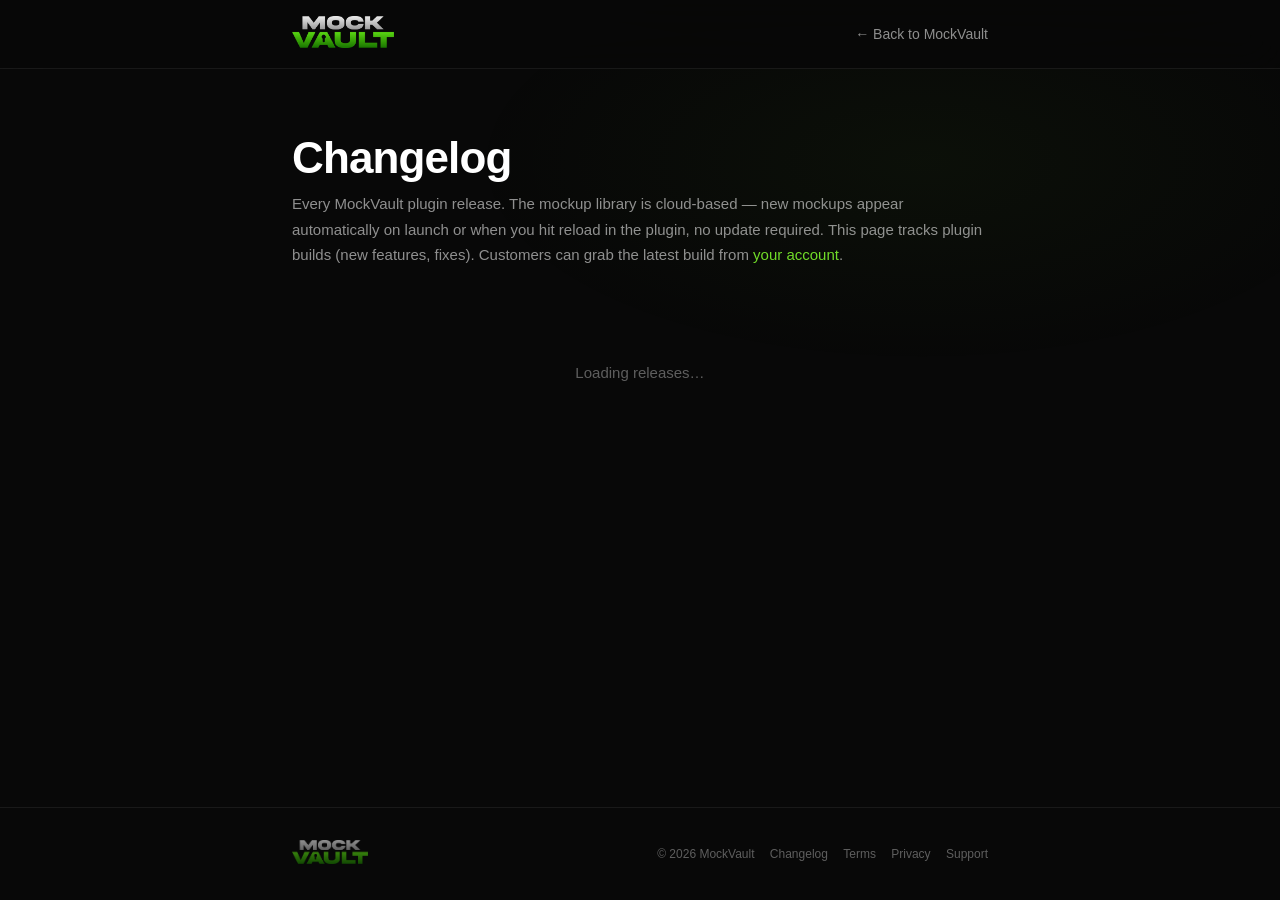
<file: changelog.html>
<!DOCTYPE html>
<html lang="en">
<head>
  <meta charset="UTF-8">
  <meta name="viewport" content="width=device-width, initial-scale=1.0">
  <title>Changelog — MockVault</title>
  <meta name="description" content="MockVault release notes — every plugin update and what's in it.">
  <link rel="icon" type="image/png" sizes="48x48"   href="/brand_assets/icon46.png">
  <link rel="icon" type="image/png" sizes="96x96"   href="/brand_assets/icon96.png">
  <link rel="icon" type="image/png" sizes="192x192" href="/brand_assets/icon192.png">
  <link rel="apple-touch-icon"      sizes="192x192" href="/brand_assets/icon192.png">
  <link href="https://api.fontshare.com/v2/css?f[]=satoshi@900,700,500,400,300&display=swap" rel="stylesheet">
  <script src="/assets/tracker.js" defer></script>
  <style>
    *, *::before, *::after { margin: 0; padding: 0; box-sizing: border-box; }
    :root {
      --accent: #71dc29;
      --accent-dim: rgba(113, 220, 41, 0.18);
      --bg: #080808;
      --surface: rgba(255, 255, 255, 0.04);
      --border: rgba(255, 255, 255, 0.07);
      --text: #ffffff;
      --text-muted: rgba(255, 255, 255, 0.55);
      --text-dim: rgba(255, 255, 255, 0.35);
      --radius: 16px;
      --transition: 0.35s cubic-bezier(0.4, 0, 0.2, 1);
    }
    body {
      font-family: 'Satoshi', -apple-system, BlinkMacSystemFont, sans-serif;
      background: var(--bg);
      color: var(--text);
      min-height: 100vh;
      display: flex;
      flex-direction: column;
      -webkit-font-smoothing: antialiased;
    }
    body::before {
      content: '';
      position: fixed;
      inset: 0;
      background: radial-gradient(ellipse 55% 35% at 72% 18%, rgba(113,220,41,0.04) 0%, transparent 65%);
      pointer-events: none;
      z-index: 0;
    }
    nav {
      padding: 16px 0;
      position: sticky;
      top: 0;
      z-index: 100;
      background: rgba(8, 8, 8, 0.85);
      backdrop-filter: blur(20px);
      border-bottom: 1px solid var(--border);
    }
    .container {
      max-width: 760px;
      width: 100%;
      margin: 0 auto;
      padding: 0 32px;
      position: relative;
      z-index: 1;
    }
    .nav-inner { display: flex; align-items: center; justify-content: space-between; }
    .nav-logo img { height: 32px; }
    .nav-back {
      color: var(--text-muted);
      text-decoration: none;
      font-size: 14px;
      transition: color 0.2s;
    }
    .nav-back:hover { color: var(--text); }
    main {
      flex: 1;
      padding: 64px 0 96px;
      position: relative;
      z-index: 1;
    }
    h1 {
      font-size: clamp(32px, 4.5vw, 44px);
      font-weight: 800;
      letter-spacing: -0.02em;
      margin-bottom: 8px;
    }
    .lede {
      color: var(--text-muted);
      font-size: 15px;
      line-height: 1.7;
      margin-bottom: 48px;
    }
    .lede a { color: var(--accent); text-decoration: none; }
    .lede a:hover { text-decoration: underline; }

    .release {
      padding: 28px 0;
      border-top: 1px solid var(--border);
    }
    .release:first-of-type { border-top: none; padding-top: 0; }
    .release-head {
      display: flex;
      align-items: baseline;
      gap: 12px;
      flex-wrap: wrap;
      margin-bottom: 8px;
    }
    .release-version {
      font-size: 22px;
      font-weight: 700;
      letter-spacing: -0.01em;
    }
    .release-latest {
      display: inline-flex;
      align-items: center;
      font-size: 10px;
      font-weight: 700;
      letter-spacing: 0.06em;
      text-transform: uppercase;
      padding: 3px 8px;
      border-radius: 100px;
      background: var(--accent-dim);
      color: var(--accent);
      border: 1px solid rgba(113,220,41,0.3);
    }
    .release-date {
      color: var(--text-dim);
      font-size: 13px;
    }
    .release-body {
      color: var(--text-muted);
      font-size: 15px;
      line-height: 1.7;
      white-space: pre-wrap;
      overflow-wrap: anywhere;
    }
    .release-body.empty { color: var(--text-dim); font-style: italic; }

    .empty-state {
      padding: 48px 0;
      color: var(--text-dim);
      font-size: 15px;
      text-align: center;
    }

    footer {
      padding: 32px 0;
      border-top: 1px solid var(--border);
      position: relative;
      z-index: 1;
    }
    .footer-inner {
      display: flex;
      align-items: center;
      justify-content: space-between;
      flex-wrap: wrap;
      gap: 16px;
    }
    .footer-logo img { height: 24px; opacity: 0.6; }
    .footer-meta { font-size: 12px; color: var(--text-dim); }
    .footer-meta a { color: var(--text-dim); margin-left: 12px; text-decoration: none; }
    .footer-meta a:hover { color: var(--text-muted); }

    @media (max-width: 600px) {
      .container { padding: 0 20px; }
      main { padding: 40px 0 64px; }
      h1 { font-size: 28px; }
      .release { padding: 24px 0; }
      .release-version { font-size: 19px; }
    }
  </style>
</head>
<body>
  <nav>
    <div class="container">
      <div class="nav-inner">
        <a class="nav-logo" href="/"><img src="brand_assets/mockvaultlogo.png" alt="MockVault"></a>
        <a class="nav-back" href="/">← Back to MockVault</a>
      </div>
    </div>
  </nav>

  <main>
    <div class="container">
      <h1>Changelog</h1>
      <p class="lede">
        Every MockVault plugin release. The mockup library is cloud-based — new mockups appear
        automatically on launch or when you hit reload in the plugin, no update required. This page
        tracks plugin builds (new features, fixes). Customers can grab the latest build from
        <a href="/account">your account</a>.
      </p>

      <div id="releases"><div class="empty-state">Loading releases…</div></div>
    </div>
  </main>

  <footer>
    <div class="container">
      <div class="footer-inner">
        <a class="footer-logo" href="/"><img src="brand_assets/mockvaultlogo.png" alt="MockVault"></a>
        <p class="footer-meta">
          © 2026 MockVault
          <a href="/changelog">Changelog</a>
          <a href="/terms">Terms</a>
          <a href="/privacy">Privacy</a>
          <a href="mailto:support@mockvaultps.com">Support</a>
        </p>
      </div>
    </div>
  </footer>

  <script type="module">
    import { createClient } from "https://esm.sh/@supabase/supabase-js@2";

    const SUPABASE_URL = "https://mbdftnypfdhvdgdgkhjc.supabase.co";
    const SUPABASE_PUBLISHABLE_KEY = "sb_publishable_it_Px7Rhk4DHtNJ3_qYpNA_YvFMpXLP";
    const supabase = createClient(SUPABASE_URL, SUPABASE_PUBLISHABLE_KEY, {
      auth: { persistSession: false, autoRefreshToken: false, detectSessionInUrl: false },
    });

    const root = document.getElementById("releases");

    function escapeHtml(s) {
      return String(s ?? "").replace(/[&<>"']/g, c => ({"&":"&amp;","<":"&lt;",">":"&gt;",'"':"&quot;","'":"&#39;"})[c]);
    }
    function formatDate(iso) {
      const d = new Date(iso);
      if (isNaN(d.getTime())) return "";
      return d.toLocaleDateString(undefined, { year: "numeric", month: "long", day: "numeric" });
    }

    async function load() {
      const { data, error } = await supabase
        .from("plugin_releases")
        .select("id, version, changelog, released_at, is_latest")
        .order("released_at", { ascending: false });

      if (error) {
        root.innerHTML = `<div class="empty-state">Couldn't load releases right now.</div>`;
        return;
      }
      if (!data || !data.length) {
        root.innerHTML = `<div class="empty-state">No releases published yet.</div>`;
        return;
      }

      root.innerHTML = data.map(r => `
        <article class="release">
          <div class="release-head">
            <span class="release-version">v${escapeHtml(r.version)}</span>
            ${r.is_latest ? '<span class="release-latest">Latest</span>' : ''}
            <span class="release-date">${escapeHtml(formatDate(r.released_at))}</span>
          </div>
          <div class="release-body${r.changelog ? "" : " empty"}">${
            r.changelog ? escapeHtml(r.changelog) : "No release notes."
          }</div>
        </article>
      `).join("");
    }

    load();
  </script>
</body>
</html>
</file>
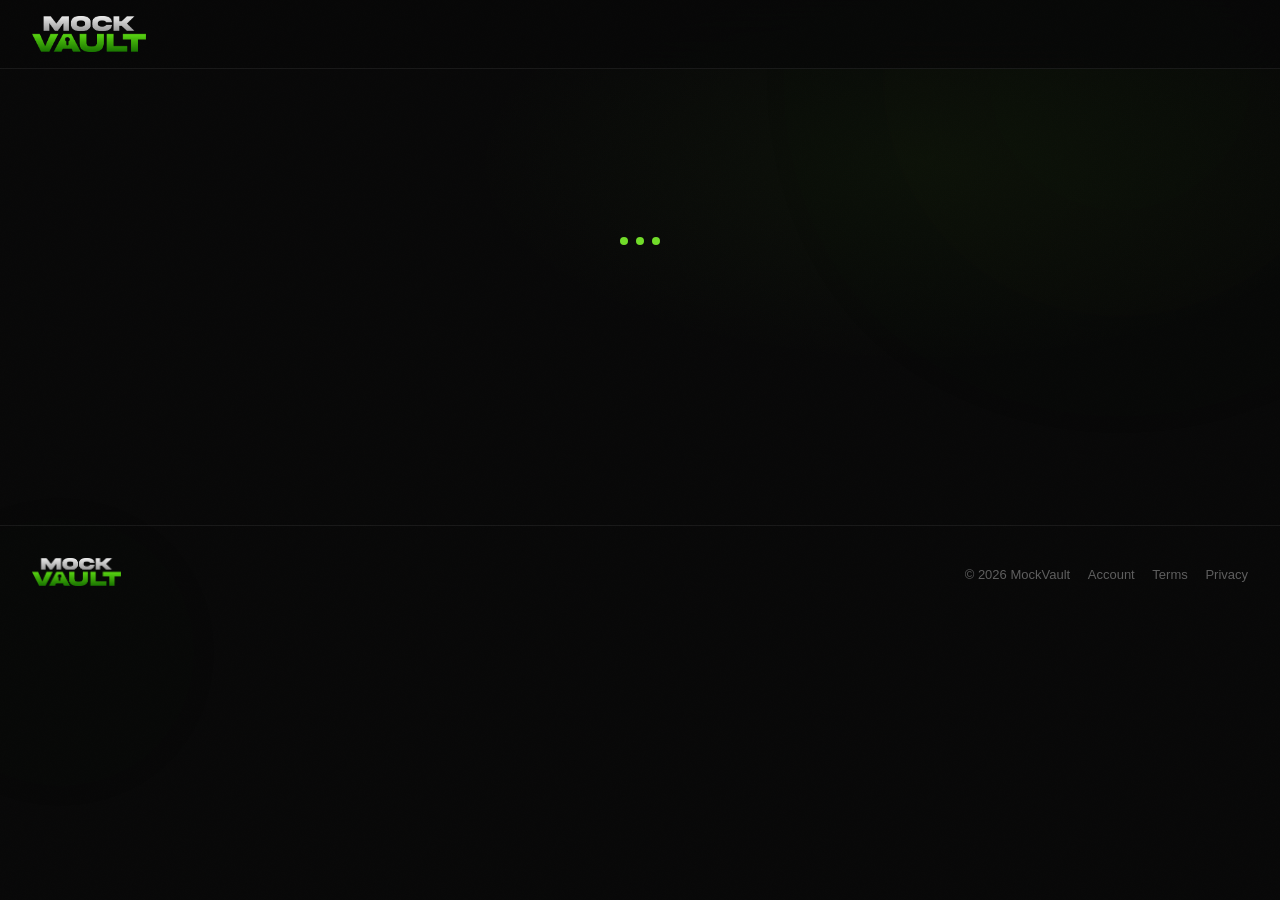
<file: library.html>
<!DOCTYPE html>
<html lang="en">
<head>
  <meta charset="UTF-8">
  <meta name="viewport" content="width=device-width, initial-scale=1.0">
  <title>Web Library — MockVault</title>
  <meta name="description" content="Browse and download MockVault mockups on any device. Auth-gated access for license holders.">
  <meta name="robots" content="noindex">

  <link href="https://api.fontshare.com/v2/css?f[]=satoshi@900,700,500,400,300&display=swap" rel="stylesheet">
  <link rel="icon" type="image/png" sizes="48x48"   href="/brand_assets/icon46.png">
  <link rel="icon" type="image/png" sizes="96x96"   href="/brand_assets/icon96.png">
  <link rel="icon" type="image/png" sizes="192x192" href="/brand_assets/icon192.png">
  <link rel="apple-touch-icon"      sizes="192x192" href="/brand_assets/icon192.png">
  <script src="/assets/tracker.js" defer></script>

  <style>
    *, *::before, *::after { margin: 0; padding: 0; box-sizing: border-box; }

    :root {
      --accent: #71dc29;
      --accent-dim: rgba(113, 220, 41, 0.18);
      --accent-glow: rgba(113, 220, 41, 0.35);
      --accent-glow-soft: rgba(113, 220, 41, 0.12);
      --bg: #080808;
      --bg-2: #0e0e0e;
      --surface: rgba(255, 255, 255, 0.04);
      --surface-hover: rgba(255, 255, 255, 0.07);
      --border: rgba(255, 255, 255, 0.07);
      --border-accent: rgba(113, 220, 41, 0.28);
      --text: #ffffff;
      --text-muted: rgba(255, 255, 255, 0.55);
      --text-dim: rgba(255, 255, 255, 0.35);
      --danger: #ef4444;
      --danger-dim: rgba(239, 68, 68, 0.15);
      --radius: 16px;
      --radius-sm: 10px;
      --radius-lg: 24px;
      --transition: 0.35s cubic-bezier(0.4, 0, 0.2, 1);
    }

    html { scroll-behavior: smooth; overflow-x: hidden; }
    body {
      font-family: 'Satoshi', -apple-system, BlinkMacSystemFont, sans-serif;
      background: radial-gradient(ellipse 55% 35% at 72% 18%, rgba(113,220,41,0.045) 0%, transparent 65%), var(--bg);
      color: var(--text);
      overflow-x: hidden;
      min-height: 100vh;
      -webkit-font-smoothing: antialiased;
    }
    body::before {
      content: '';
      position: fixed;
      inset: 0;
      background-image: url("data:image/svg+xml,%3Csvg viewBox='0 0 200 200' xmlns='http://www.w3.org/2000/svg'%3E%3Cfilter id='noise'%3E%3CfeTurbulence type='fractalNoise' baseFrequency='0.75' numOctaves='4' stitchTiles='stitch'/%3E%3C/filter%3E%3Crect width='100%25' height='100%25' filter='url(%23noise)' opacity='1'/%3E%3C/svg%3E");
      background-size: 128px 128px;
      opacity: 0.015;
      pointer-events: none;
      z-index: 9999;
    }
    .bg-orbs { position: fixed; inset: 0; pointer-events: none; z-index: 0; overflow: hidden; }
    .bg-orb { position: absolute; border-radius: 50%; filter: blur(150px); }
    .bg-orb-1 {
      width: 480px; height: 480px;
      background: radial-gradient(circle, #71dc29, transparent 70%);
      top: -160px; right: -80px; opacity: 0.07;
    }
    .bg-orb-2 {
      width: 280px; height: 280px;
      background: radial-gradient(circle, #71dc29, transparent 70%);
      bottom: 12%; left: -80px; opacity: 0.04; filter: blur(130px);
    }

    .container {
      max-width: 1280px;
      width: 100%;
      margin: 0 auto;
      padding: 0 32px;
      box-sizing: border-box;
      position: relative;
      z-index: 1;
    }

    .glass-border {
      position: relative;
      background: rgba(255, 255, 255, 0.04);
      backdrop-filter: blur(24px);
      -webkit-backdrop-filter: blur(24px);
      border-radius: var(--radius);
    }
    .glass-border::before {
      content: '';
      position: absolute; inset: 0;
      border-radius: inherit;
      padding: 1px;
      background: linear-gradient(135deg, rgba(113,220,41,0.5) 0%, rgba(113,220,41,0.1) 40%, rgba(255,255,255,0.05) 70%, rgba(113,220,41,0.2) 100%);
      -webkit-mask: linear-gradient(#fff 0 0) content-box, linear-gradient(#fff 0 0);
      -webkit-mask-composite: xor;
      mask-composite: exclude;
      pointer-events: none;
    }

    /* ─── NAV ───────────────────────────────────────────── */
    nav {
      position: sticky; top: 0; z-index: 100;
      padding: 16px 0;
      background: rgba(8, 8, 8, 0.8);
      backdrop-filter: blur(20px);
      -webkit-backdrop-filter: blur(20px);
      border-bottom: 1px solid var(--border);
    }
    .nav-inner { display: flex; align-items: center; justify-content: space-between; }
    .nav-logo img { height: 36px; width: auto; display: block; }
    .nav-cta { display: flex; align-items: center; gap: 12px; }

    /* ─── BUTTONS ────────────────────────────────────────── */
    .btn {
      display: inline-flex; align-items: center; gap: 8px;
      font-family: inherit; font-size: 14px; font-weight: 600;
      padding: 11px 22px;
      border-radius: 100px;
      cursor: pointer;
      text-decoration: none;
      border: none;
      transition: var(--transition);
      white-space: nowrap;
    }
    .btn-primary {
      background: var(--accent);
      color: #000;
      box-shadow: 0 0 24px var(--accent-glow), 0 4px 12px rgba(0,0,0,0.3);
    }
    .btn-primary:hover {
      background: #82e83c;
      box-shadow: 0 0 40px rgba(113,220,41,0.6), 0 8px 24px rgba(0,0,0,0.4);
      transform: translateY(-1px);
    }
    .btn-primary:disabled {
      background: rgba(113,220,41,0.4);
      color: rgba(0,0,0,0.5);
      cursor: not-allowed;
      box-shadow: none;
      transform: none;
    }
    .btn-ghost {
      background: var(--surface);
      color: var(--text);
      border: 1px solid var(--border);
      backdrop-filter: blur(12px);
    }
    .btn-ghost:hover {
      background: var(--surface-hover);
      border-color: rgba(255,255,255,0.14);
      transform: translateY(-1px);
    }
    .btn-sm { font-size: 13px; padding: 9px 18px; }

    /* ─── PAGE HEADING ───────────────────────────────────── */
    .page {
      padding: 48px 0 96px;
      position: relative;
      z-index: 1;
    }
    .page-header {
      margin-bottom: 28px;
    }
    .page-tag {
      display: inline-block;
      font-size: 11px;
      font-weight: 700;
      letter-spacing: 0.12em;
      text-transform: uppercase;
      color: var(--accent);
      margin-bottom: 12px;
    }
    .page-title {
      font-size: clamp(32px, 4vw, 48px);
      font-weight: 800;
      line-height: 1.1;
      letter-spacing: -0.02em;
    }
    .page-subtitle {
      color: var(--text-muted);
      font-size: 16px;
      margin-top: 8px;
      line-height: 1.5;
    }

    /* ─── LOADING ────────────────────────────────────────── */
    .loader-wrap {
      display: flex; align-items: center; justify-content: center;
      padding: 120px 0;
    }
    .loader-dots { display: flex; gap: 8px; }
    .loader-dots span {
      width: 8px; height: 8px; border-radius: 50%;
      background: var(--accent);
      animation: bounce 1.2s ease-in-out infinite;
    }
    .loader-dots span:nth-child(2) { animation-delay: 0.15s; }
    .loader-dots span:nth-child(3) { animation-delay: 0.3s; }
    @keyframes bounce {
      0%, 60%, 100% { transform: translateY(0); opacity: 0.5; }
      30% { transform: translateY(-10px); opacity: 1; }
    }

    /* ─── SIGN-IN / PAYWALL CARD ─────────────────────────── */
    .signin-card {
      max-width: 480px;
      margin: 32px auto 0;
      padding: 40px;
    }
    .signin-card h2 {
      font-size: 22px;
      font-weight: 700;
      margin-bottom: 8px;
    }
    .signin-card p.muted {
      color: var(--text-muted);
      font-size: 15px;
      margin-bottom: 24px;
      line-height: 1.5;
    }
    .signin-form { display: flex; flex-direction: column; gap: 14px; }
    .input {
      width: 100%;
      background: rgba(0,0,0,0.4);
      border: 1px solid var(--border);
      color: var(--text);
      font-family: inherit;
      font-size: 15px;
      padding: 14px 16px;
      border-radius: var(--radius-sm);
      transition: border-color 0.2s, background 0.2s;
    }
    .input:focus {
      outline: none;
      border-color: var(--border-accent);
      background: rgba(0,0,0,0.6);
    }
    .input::placeholder { color: var(--text-dim); }
    .signin-msg {
      font-size: 13px;
      padding: 10px 14px;
      border-radius: var(--radius-sm);
      margin-top: 4px;
    }
    .signin-msg.error {
      background: var(--danger-dim);
      color: #fca5a5;
      border: 1px solid rgba(239,68,68,0.3);
    }
    .signin-msg.success {
      background: var(--accent-dim);
      color: #c4f4a3;
      border: 1px solid var(--border-accent);
    }

    .paywall-card {
      max-width: 560px;
      margin: 32px auto 0;
      padding: 40px;
      text-align: center;
    }
    .paywall-card h2 {
      font-size: 26px;
      font-weight: 800;
      margin-bottom: 12px;
      letter-spacing: -0.01em;
    }
    .paywall-card p {
      color: var(--text-muted);
      font-size: 15px;
      margin-bottom: 24px;
      line-height: 1.55;
    }
    .paywall-actions {
      display: flex; gap: 12px; justify-content: center; flex-wrap: wrap;
    }

    /* ─── TOOLBAR (search + filters) ─────────────────────── */
    .toolbar {
      display: flex;
      flex-direction: column;
      gap: 14px;
      margin-bottom: 24px;
    }
    .search-wrap {
      position: relative;
    }
    .search-input {
      width: 100%;
      background: rgba(0,0,0,0.4);
      border: 1px solid var(--border);
      color: var(--text);
      font-family: inherit;
      font-size: 15px;
      padding: 14px 16px 14px 46px;
      border-radius: 100px;
      transition: border-color 0.2s, background 0.2s;
    }
    .search-input:focus {
      outline: none;
      border-color: var(--border-accent);
      background: rgba(0,0,0,0.6);
    }
    .search-input::placeholder { color: var(--text-dim); }
    .search-icon {
      position: absolute;
      left: 18px; top: 50%;
      transform: translateY(-50%);
      color: var(--text-dim);
      pointer-events: none;
    }
    .search-clear {
      position: absolute;
      right: 14px; top: 50%;
      transform: translateY(-50%);
      background: var(--surface);
      border: 1px solid var(--border);
      color: var(--text-muted);
      width: 26px; height: 26px;
      border-radius: 50%;
      display: flex; align-items: center; justify-content: center;
      cursor: pointer;
      transition: var(--transition);
    }
    .search-clear:hover { color: var(--text); background: var(--surface-hover); }

    .chip-row {
      display: flex;
      gap: 10px;
      overflow-x: auto;
      padding-bottom: 6px;
      scrollbar-width: thin;
      scrollbar-color: rgba(255,255,255,0.1) transparent;
    }
    .chip-row::-webkit-scrollbar { height: 6px; }
    .chip-row::-webkit-scrollbar-thumb { background: rgba(255,255,255,0.08); border-radius: 3px; }
    .chip-row::-webkit-scrollbar-track { background: transparent; }

    .chip {
      flex-shrink: 0;
      display: inline-flex; align-items: center; gap: 6px;
      background: var(--surface);
      border: 1px solid var(--border);
      color: var(--text);
      font-family: inherit;
      font-size: 14px;
      font-weight: 600;
      padding: 10px 18px;
      border-radius: 100px;
      cursor: pointer;
      transition: var(--transition);
      white-space: nowrap;
    }
    .chip:hover {
      background: var(--surface-hover);
      border-color: rgba(255,255,255,0.14);
    }
    .chip.is-active {
      background: var(--accent);
      color: #000;
      border-color: var(--accent);
      box-shadow: 0 0 18px var(--accent-glow-soft);
    }
    .chip-star { color: var(--accent); }
    .chip.is-active .chip-star { color: #000; }

    .meta-row {
      display: flex;
      align-items: center;
      justify-content: space-between;
      gap: 16px;
      flex-wrap: wrap;
      padding: 4px 0;
    }
    .meta-count {
      color: var(--text-muted);
      font-size: 13px;
    }
    .meta-actions {
      display: flex; align-items: center; gap: 18px; flex-wrap: wrap;
    }
    .clear-btn {
      background: transparent;
      border: 1px solid var(--border);
      color: var(--text-muted);
      font-family: inherit;
      font-size: 13px;
      font-weight: 600;
      padding: 7px 14px;
      border-radius: 100px;
      cursor: pointer;
      display: inline-flex; align-items: center; gap: 6px;
      transition: var(--transition);
    }
    .clear-btn:hover { color: var(--text); border-color: rgba(255,255,255,0.14); }

    .color-tabs {
      display: flex;
      gap: 4px;
      background: var(--surface);
      border: 1px solid var(--border);
      border-radius: 100px;
      padding: 3px;
    }
    .color-tab {
      background: transparent;
      border: none;
      color: var(--text-muted);
      font-family: inherit;
      font-size: 13px;
      font-weight: 700;
      padding: 7px 16px;
      border-radius: 100px;
      cursor: pointer;
      transition: var(--transition);
    }
    .color-tab:hover { color: var(--text); }
    .color-tab.is-active {
      background: rgba(255,255,255,0.08);
      color: var(--text);
    }

    /* ─── GRID ───────────────────────────────────────────── */
    .grid {
      display: grid;
      grid-template-columns: repeat(auto-fill, minmax(260px, 1fr));
      gap: 18px;
      margin-top: 8px;
    }
    .card {
      position: relative;
      background: #0d0d0d;
      border-radius: var(--radius);
      overflow: hidden;
      border: 1px solid var(--border);
      transition: var(--transition);
      aspect-ratio: 1 / 1.05;
      display: flex; flex-direction: column;
      cursor: pointer;
    }
    .card:hover {
      border-color: var(--border-accent);
      transform: translateY(-2px);
      box-shadow: 0 12px 32px rgba(0,0,0,0.4), 0 0 0 1px var(--border-accent);
    }
    .card-img-wrap {
      flex: 1;
      display: flex; align-items: center; justify-content: center;
      background: #0a0a0a;
      position: relative;
      overflow: hidden;
    }
    .card-img {
      max-width: 100%;
      max-height: 100%;
      object-fit: contain;
      transition: opacity 0.3s, transform 0.6s cubic-bezier(0.4, 0, 0.2, 1);
      opacity: 0;
    }
    .card-img.is-loaded { opacity: 1; }
    .card:hover .card-img { transform: scale(1.03); }
    .card-img-fallback {
      position: absolute; inset: 0;
      display: flex; align-items: center; justify-content: center;
      color: var(--text-dim);
      font-size: 12px;
      pointer-events: none;
      opacity: 0;
      transition: opacity 0.2s;
    }
    .card-img.is-error + .card-img-fallback { opacity: 1; }

    .card-overlay {
      position: absolute;
      inset: 0;
      background: radial-gradient(ellipse 70% 60% at 50% 50%, rgba(0,0,0,0.65) 0%, rgba(0,0,0,0.4) 60%, transparent 100%);
      opacity: 0;
      transition: opacity 0.3s;
      display: flex;
      align-items: center;
      justify-content: center;
      padding: 14px;
      gap: 8px;
      pointer-events: none;
    }
    .card:hover .card-overlay,
    .card:focus-within .card-overlay { opacity: 1; pointer-events: auto; }

    .card-action {
      min-width: 42px; height: 42px;
      padding: 0 18px;
      border-radius: 100px;
      background: rgba(255,255,255,0.95);
      color: #000;
      border: none;
      display: inline-flex; align-items: center; justify-content: center;
      gap: 7px;
      font-family: inherit;
      font-size: 13px;
      font-weight: 700;
      cursor: pointer;
      transition: var(--transition);
      backdrop-filter: blur(8px);
      letter-spacing: 0.02em;
      box-shadow: 0 6px 20px rgba(0,0,0,0.5);
    }
    .card-action:hover { transform: scale(1.05); background: #fff; }
    .card-action:disabled { opacity: 0.5; cursor: wait; }
    .card-action.is-busy svg { animation: spin 0.7s linear infinite; }
    .card-action.is-customize {
      background: var(--accent);
      color: #000;
      box-shadow: 0 0 18px var(--accent-glow);
    }
    .card-action.is-customize:hover { background: #82e83c; }
    @keyframes spin { to { transform: rotate(360deg); } }

    /* On touch / no-hover devices, hide the hover overlay entirely.
       Tapping the card opens the modal instead. */
    @media (hover: none) {
      .card-overlay { display: none; }
    }

    .card-foot {
      padding: 12px 14px 14px;
      display: flex;
      align-items: center;
      justify-content: center;
      gap: 8px;
      background: rgba(0,0,0,0.4);
      border-top: 1px solid var(--border);
    }
    .card-name {
      font-size: 13px;
      font-weight: 600;
      color: var(--text);
      overflow: hidden;
      text-overflow: ellipsis;
      white-space: nowrap;
      max-width: 100%;
      text-align: center;
    }

    .card-favorite {
      position: absolute;
      top: 10px;
      left: 10px;
      width: 32px; height: 32px;
      border-radius: 50%;
      background: rgba(0,0,0,0.6);
      border: 1px solid rgba(255,255,255,0.1);
      color: var(--text-dim);
      cursor: pointer;
      display: flex; align-items: center; justify-content: center;
      backdrop-filter: blur(6px);
      transition: var(--transition);
      z-index: 2;
    }
    .card-favorite:hover { color: var(--accent); border-color: var(--border-accent); }
    .card-favorite.is-on {
      color: var(--accent);
      border-color: var(--border-accent);
      background: rgba(113,220,41,0.15);
    }

    .card-color-badge {
      position: absolute;
      top: 10px;
      right: 10px;
      display: inline-flex; align-items: center; gap: 4px;
      background: rgba(0,0,0,0.65);
      border: 1px solid rgba(255,255,255,0.08);
      color: var(--text-muted);
      font-size: 10px;
      font-weight: 700;
      letter-spacing: 0.06em;
      text-transform: uppercase;
      padding: 4px 8px;
      border-radius: 100px;
      backdrop-filter: blur(6px);
      z-index: 2;
    }
    .card-color-badge.is-colorable { color: var(--accent); border-color: var(--border-accent); }

    /* ─── EMPTY ──────────────────────────────────────────── */
    .empty {
      padding: 60px 32px;
      text-align: center;
      margin-top: 24px;
    }
    .empty h3 {
      font-size: 18px;
      font-weight: 700;
      margin-bottom: 8px;
    }
    .empty p {
      color: var(--text-muted);
      font-size: 14px;
      margin-bottom: 20px;
      line-height: 1.5;
    }

    /* ─── CUSTOMIZE MODAL (color picker) ─────────────────── */
    .modal {
      position: fixed; inset: 0;
      z-index: 1000;
      display: flex; align-items: center; justify-content: center;
      padding: 20px;
      animation: fadeIn 0.2s ease-out;
    }
    @keyframes fadeIn { from { opacity: 0; } to { opacity: 1; } }
    .modal-backdrop {
      position: absolute; inset: 0;
      background: rgba(0,0,0,0.75);
      backdrop-filter: blur(10px);
      -webkit-backdrop-filter: blur(10px);
    }
    .modal-card {
      position: relative;
      width: min(720px, 100%);
      max-height: 90vh;
      overflow: auto;
      padding: 0;
      background: #0d0d0d;
      border-radius: var(--radius-lg);
    }
    .modal-head {
      display: flex; align-items: center; justify-content: space-between;
      padding: 20px 24px;
      border-bottom: 1px solid var(--border);
    }
    .modal-title {
      font-size: 18px;
      font-weight: 700;
      letter-spacing: -0.01em;
    }
    .modal-close {
      background: transparent;
      border: none;
      color: var(--text-muted);
      font-size: 24px;
      line-height: 1;
      width: 32px; height: 32px;
      border-radius: 50%;
      cursor: pointer;
      display: flex; align-items: center; justify-content: center;
      transition: var(--transition);
    }
    .modal-close:hover { color: var(--text); background: var(--surface); }
    .modal-body { padding: 24px; }
    .modal-foot {
      display: flex;
      gap: 10px;
      padding: 16px 24px;
      border-top: 1px solid var(--border);
      flex-wrap: wrap;
      justify-content: flex-end;
    }

    /* Modal in download-only mode (non-colorable): hide picker section */
    .modal-card.no-picker .picker-row { display: none; }

    .picker-row {
      display: flex;
      gap: 14px;
      align-items: center;
      flex-wrap: wrap;
      margin-bottom: 22px;
    }
    .picker-native {
      width: 56px; height: 44px;
      border-radius: var(--radius-sm);
      border: 1px solid var(--border);
      background: transparent;
      cursor: pointer;
      padding: 4px;
    }
    .picker-native::-webkit-color-swatch { border: none; border-radius: 6px; }
    .picker-native::-moz-color-swatch     { border: none; border-radius: 6px; }
    .picker-hex {
      width: 130px;
      font-family: ui-monospace, "SF Mono", Menlo, Consolas, monospace;
      text-transform: uppercase;
      padding: 12px 14px;
    }
    .swatch-row {
      display: flex; gap: 8px; flex-wrap: wrap; align-items: center;
    }
    .swatch {
      width: 28px; height: 28px;
      border-radius: 50%;
      border: 2px solid transparent;
      cursor: pointer;
      padding: 0;
      transition: var(--transition);
      box-shadow: inset 0 0 0 1px rgba(255,255,255,0.08);
    }
    .swatch:hover { transform: scale(1.1); }
    .swatch.is-active {
      border-color: var(--accent);
      box-shadow: 0 0 0 2px rgba(113,220,41,0.2), inset 0 0 0 1px rgba(255,255,255,0.08);
    }

    .preview-row {
      display: grid;
      grid-template-columns: 1fr;
      gap: 16px;
    }
    .preview-row.has-back { grid-template-columns: 1fr 1fr; }
    .preview {
      background: #050505;
      border: 1px solid var(--border);
      border-radius: var(--radius-sm);
      padding: 16px;
      display: flex; flex-direction: column; gap: 10px;
      align-items: center;
      min-height: 220px;
      position: relative;
    }
    .preview-label {
      font-size: 11px;
      font-weight: 700;
      color: var(--text-muted);
      letter-spacing: 0.08em;
      text-transform: uppercase;
      align-self: flex-start;
    }
    .preview-canvas {
      max-width: 100%;
      max-height: 280px;
      width: auto; height: auto;
      object-fit: contain;
      transition: opacity 0.2s;
    }
    .preview-canvas.is-loading { opacity: 0.3; }
    .preview-loader {
      position: absolute;
      top: 50%; left: 50%;
      transform: translate(-50%, -50%);
      pointer-events: none;
      opacity: 0;
      transition: opacity 0.2s;
    }
    .preview-canvas.is-loading + .preview-loader { opacity: 1; }

    @media (max-width: 540px) {
      .modal { padding: 0; align-items: stretch; }
      .modal-card {
        width: 100%;
        max-height: 100vh;
        height: 100vh;
        border-radius: 0;
      }
      .modal-card::before { border-radius: 0; }
      .preview-row.has-back { grid-template-columns: 1fr; }
      .preview { min-height: 180px; padding: 12px; }
      .preview-canvas { max-height: 220px; }
      .modal-foot {
        padding: 14px 16px calc(14px + env(safe-area-inset-bottom, 0px));
        flex-direction: column-reverse;
        gap: 8px;
      }
      .modal-foot .btn { width: 100%; justify-content: center; }
      .modal-body { padding: 16px; }
      .modal-head { padding: 14px 16px; }
      .modal-title { font-size: 16px; }
      .picker-row { gap: 10px; margin-bottom: 16px; }
      .picker-hex { width: 110px; padding: 10px 12px; font-size: 14px; }
      .picker-native { width: 48px; height: 40px; }
      .swatch { width: 26px; height: 26px; }
    }

    /* ─── TOAST ──────────────────────────────────────────── */
    .toast {
      position: fixed;
      bottom: 24px;
      left: 50%;
      transform: translateX(-50%) translateY(40px);
      background: rgba(15,15,15,0.95);
      border: 1px solid var(--border);
      backdrop-filter: blur(16px);
      color: var(--text);
      padding: 12px 20px;
      border-radius: 100px;
      font-size: 14px;
      font-weight: 600;
      box-shadow: 0 12px 32px rgba(0,0,0,0.5);
      opacity: 0;
      transition: opacity 0.25s, transform 0.25s;
      pointer-events: none;
      z-index: 1000;
      display: flex; align-items: center; gap: 10px;
    }
    .toast.is-show {
      opacity: 1;
      transform: translateX(-50%) translateY(0);
    }
    .toast.is-error { border-color: rgba(239,68,68,0.4); color: #fca5a5; }

    /* ─── FOOTER ─────────────────────────────────────────── */
    footer {
      border-top: 1px solid var(--border);
      padding: 32px 0;
      margin-top: 64px;
      position: relative;
      z-index: 1;
    }
    .footer-inner {
      display: flex;
      align-items: center;
      justify-content: space-between;
      gap: 24px;
      flex-wrap: wrap;
    }
    .footer-logo img { height: 28px; }
    .footer-copy {
      color: var(--text-dim);
      font-size: 13px;
    }

    [hidden] { display: none !important; }

    @media (max-width: 640px) {
      .container { padding: 0 20px; }
      .signin-card, .paywall-card { padding: 28px 24px; }
      .grid { grid-template-columns: repeat(auto-fill, minmax(160px, 1fr)); gap: 12px; }
      .card-foot { padding: 10px 12px; }
      .card-name { font-size: 12px; }
      .page { padding: 32px 0 64px; }
    }
  </style>
</head>
<body>
  <div class="bg-orbs">
    <div class="bg-orb bg-orb-1"></div>
    <div class="bg-orb bg-orb-2"></div>
  </div>

  <nav>
    <div class="container">
      <div class="nav-inner">
        <a class="nav-logo" href="/">
          <img src="brand_assets/mockvaultlogo.png" alt="MockVault">
        </a>
        <div class="nav-cta">
          <a id="nav-account" href="/account" class="btn btn-ghost btn-sm" hidden>Account</a>
          <button id="nav-signout" class="btn btn-ghost btn-sm" hidden>Sign out</button>
        </div>
      </div>
    </div>
  </nav>

  <main class="page">
    <div class="container">

      <!-- ─── LOADING ─── -->
      <div id="state-loading" class="loader-wrap">
        <div class="loader-dots"><span></span><span></span><span></span></div>
      </div>

      <!-- ─── SIGNED-OUT ─── -->
      <div id="state-signedout" hidden>
        <div class="page-header" style="text-align: center;">
          <div class="page-tag">Web Library</div>
          <h1 class="page-title">Mockups, on any device.</h1>
          <p class="page-subtitle">Sign in with the email you used at checkout.</p>
        </div>

        <div class="signin-card glass-border">
          <h2>Sign in</h2>
          <p class="muted">We'll email you a one-time link. No password — just click and you're in.</p>
          <form id="signin-form" class="signin-form" novalidate>
            <input
              type="email"
              id="signin-email"
              class="input"
              placeholder="you@example.com"
              autocomplete="email"
              required
            >
            <button type="submit" id="signin-submit" class="btn btn-primary">
              Email me a sign-in link
            </button>
            <div id="signin-msg" class="signin-msg" hidden></div>
          </form>
        </div>
      </div>

      <!-- ─── PAYWALL (signed in but no active license) ─── -->
      <div id="state-paywall" hidden>
        <div class="page-header" style="text-align: center;">
          <div class="page-tag">Web Library</div>
          <h1 class="page-title">License required</h1>
          <p class="page-subtitle">The web library is included free with any MockVault license.</p>
        </div>

        <div class="paywall-card glass-border">
          <h2>Unlock the library</h2>
          <p>You're signed in as <strong id="paywall-email"></strong>, but we don't see an active license on this account. If you've already bought MockVault, sign out and try again with the email you used at checkout.</p>
          <div class="paywall-actions">
            <a href="/#pricing" class="btn btn-primary">Get MockVault</a>
            <button id="paywall-signout" class="btn btn-ghost">Sign out</button>
          </div>
        </div>
      </div>

      <!-- ─── LIBRARY ─── -->
      <div id="state-library" hidden>
        <div class="page-header">
          <div class="page-tag">Web Library</div>
          <h1 class="page-title">Mockup library</h1>
          <p class="page-subtitle">Browse and download every MockVault mockup as a PNG. Same catalog as the Photoshop plugin — works anywhere (Procreate, Figma, mobile).</p>
        </div>

        <div class="toolbar">
          <div class="search-wrap">
            <svg class="search-icon" width="18" height="18" viewBox="0 0 18 18" fill="none">
              <circle cx="8" cy="8" r="5.5" stroke="currentColor" stroke-width="1.5"/>
              <path d="M12 12l3 3" stroke="currentColor" stroke-width="1.5" stroke-linecap="round"/>
            </svg>
            <input id="search-input" class="search-input" type="text" placeholder="Search mockups..." autocomplete="off">
            <button id="search-clear" class="search-clear" hidden aria-label="Clear search">
              <svg width="10" height="10" viewBox="0 0 10 10" fill="none">
                <path d="M2 2l6 6M8 2l-6 6" stroke="currentColor" stroke-width="1.5" stroke-linecap="round"/>
              </svg>
            </button>
          </div>

          <div id="chip-row" class="chip-row"></div>

          <div class="meta-row">
            <div id="meta-count" class="meta-count">—</div>
            <div class="meta-actions">
              <button id="clear-btn" class="clear-btn" hidden>
                <svg width="10" height="10" viewBox="0 0 10 10" fill="none">
                  <path d="M2 2l6 6M8 2l-6 6" stroke="currentColor" stroke-width="1.5" stroke-linecap="round"/>
                </svg>
                Clear
              </button>
              <div class="color-tabs" role="tablist" aria-label="Color filter">
                <button class="color-tab is-active" data-color="all" type="button">All</button>
                <button class="color-tab" data-color="black" type="button">Black</button>
                <button class="color-tab" data-color="white" type="button">White</button>
                <button class="color-tab" data-color="colorable" type="button">Color</button>
              </div>
            </div>
          </div>
        </div>

        <div id="grid" class="grid"></div>

        <div id="empty" class="empty glass-border" hidden>
          <h3>No mockups match those filters</h3>
          <p>Try clearing the search or switching categories.</p>
          <button id="empty-clear" class="btn btn-ghost btn-sm">Clear filters</button>
        </div>
      </div>

    </div>
  </main>

  <footer>
    <div class="container">
      <div class="footer-inner">
        <a class="footer-logo" href="/">
          <img src="brand_assets/mockvaultlogo.png" alt="MockVault">
        </a>
        <p class="footer-copy">
          © 2026 MockVault
          <a href="/account" style="color:inherit;margin-left:14px;text-decoration:none">Account</a>
          <a href="/terms" style="color:inherit;margin-left:14px;text-decoration:none">Terms</a>
          <a href="/privacy" style="color:inherit;margin-left:14px;text-decoration:none">Privacy</a>
        </p>
      </div>
    </div>
  </footer>

  <!-- ─── CUSTOMIZE MODAL (color overlay for colorable mockups) ─── -->
  <div id="customize-modal" class="modal" hidden>
    <div class="modal-backdrop" id="customize-backdrop"></div>
    <div class="modal-card glass-border">
      <div class="modal-head">
        <div>
          <div class="modal-title" id="customize-title">Customize</div>
        </div>
        <button class="modal-close" id="customize-close" type="button" aria-label="Close">×</button>
      </div>
      <div class="modal-body">
        <div class="picker-row">
          <input type="color" id="picker-native" class="picker-native" value="#71dc29">
          <input type="text" id="picker-hex" class="input picker-hex" value="#71DC29" maxlength="7" autocomplete="off" spellcheck="false">
          <div class="swatch-row" id="swatch-row">
            <button class="swatch" type="button" data-hex="#000000" style="background:#000000" aria-label="Black"></button>
            <button class="swatch" type="button" data-hex="#ffffff" style="background:#ffffff" aria-label="White"></button>
            <button class="swatch" type="button" data-hex="#ef4444" style="background:#ef4444" aria-label="Red"></button>
            <button class="swatch" type="button" data-hex="#f59e0b" style="background:#f59e0b" aria-label="Orange"></button>
            <button class="swatch" type="button" data-hex="#71dc29" style="background:#71dc29" aria-label="Green"></button>
            <button class="swatch" type="button" data-hex="#3b82f6" style="background:#3b82f6" aria-label="Blue"></button>
            <button class="swatch" type="button" data-hex="#a855f7" style="background:#a855f7" aria-label="Purple"></button>
            <button class="swatch" type="button" data-hex="#ec4899" style="background:#ec4899" aria-label="Pink"></button>
          </div>
        </div>

        <div class="preview-row" id="preview-row">
          <div class="preview">
            <div class="preview-label">Front</div>
            <canvas id="preview-front" class="preview-canvas is-loading"></canvas>
            <div class="preview-loader">
              <div class="loader-dots"><span></span><span></span><span></span></div>
            </div>
          </div>
          <div class="preview" id="preview-back-wrap" hidden>
            <div class="preview-label">Back</div>
            <canvas id="preview-back" class="preview-canvas is-loading"></canvas>
            <div class="preview-loader">
              <div class="loader-dots"><span></span><span></span><span></span></div>
            </div>
          </div>
        </div>
      </div>
      <div class="modal-foot">
        <button class="btn btn-ghost btn-sm" id="customize-cancel" type="button">Cancel</button>
        <button class="btn btn-primary btn-sm" id="customize-dl-front" type="button">Download front</button>
        <button class="btn btn-primary btn-sm" id="customize-dl-back" type="button" hidden>Download back</button>
        <button class="btn btn-primary btn-sm" id="customize-dl-both" type="button" hidden>Download both</button>
      </div>
    </div>
  </div>

  <div id="toast" class="toast"></div>

  <script type="module">
    import { createClient } from "https://esm.sh/@supabase/supabase-js@2";

    // ─── Config ─────────────────────────────────────────
    const SUPABASE_URL            = "https://mbdftnypfdhvdgdgkhjc.supabase.co";
    const SUPABASE_PUBLISHABLE_KEY = "sb_publishable_it_Px7Rhk4DHtNJ3_qYpNA_YvFMpXLP";
    const MANIFEST_URL            = "https://mockvault-manifest.mvvthwbiz.workers.dev";
    const CDN_BASE                = "https://pub-d38d4aae6ced47c1abff8ca9ff48772b.r2.dev";
    const DOWNLOAD_FN_URL         = `${SUPABASE_URL}/functions/v1/library-download`;

    const supabase = createClient(SUPABASE_URL, SUPABASE_PUBLISHABLE_KEY, {
      auth: {
        persistSession: true,
        autoRefreshToken: true,
        detectSessionInUrl: true,
      },
    });

    // ─── DOM refs ───────────────────────────────────────
    const $loading      = document.getElementById("state-loading");
    const $signedOut    = document.getElementById("state-signedout");
    const $paywall      = document.getElementById("state-paywall");
    const $library      = document.getElementById("state-library");
    const $navAccount   = document.getElementById("nav-account");
    const $navSignOut   = document.getElementById("nav-signout");
    const $signinForm   = document.getElementById("signin-form");
    const $signinEmail  = document.getElementById("signin-email");
    const $signinSubmit = document.getElementById("signin-submit");
    const $signinMsg    = document.getElementById("signin-msg");
    const $paywallEmail = document.getElementById("paywall-email");
    const $paywallOut   = document.getElementById("paywall-signout");
    const $searchInput  = document.getElementById("search-input");
    const $searchClear  = document.getElementById("search-clear");
    const $chipRow      = document.getElementById("chip-row");
    const $metaCount    = document.getElementById("meta-count");
    const $clearBtn     = document.getElementById("clear-btn");
    const $colorTabs    = document.querySelectorAll(".color-tab");
    const $grid         = document.getElementById("grid");
    const $empty        = document.getElementById("empty");
    const $emptyClear   = document.getElementById("empty-clear");
    const $toast        = document.getElementById("toast");

    // ─── State ──────────────────────────────────────────
    const state = {
      manifest: null,
      mockups: [],
      favoriteIds: new Set(),
      filters: {
        query: "",
        category: "all",
        color: "all",
      },
    };

    function showState(name) {
      $loading.hidden    = name !== "loading";
      $signedOut.hidden  = name !== "signedout";
      $paywall.hidden    = name !== "paywall";
      $library.hidden    = name !== "library";
      const signedIn = name === "library" || name === "paywall";
      $navAccount.hidden = !signedIn;
      $navSignOut.hidden = !signedIn;
    }

    // ─── Sign-in form ──────────────────────────────────
    $signinForm.addEventListener("submit", async (e) => {
      e.preventDefault();
      const email = $signinEmail.value.trim().toLowerCase();
      if (!email || !email.includes("@")) {
        showSigninMsg("Please enter a valid email address.", "error");
        return;
      }
      $signinSubmit.disabled = true;
      $signinSubmit.textContent = "Sending…";
      $signinMsg.hidden = true;

      const { error } = await supabase.auth.signInWithOtp({
        email,
        options: {
          emailRedirectTo: `${window.location.origin}/library`,
          shouldCreateUser: false,
        },
      });

      $signinSubmit.disabled = false;
      $signinSubmit.textContent = "Email me a sign-in link";

      if (error) {
        const msg = error.message.toLowerCase().includes("not found") || error.message.toLowerCase().includes("signup")
          ? "We couldn't find an account for that email. Make sure you're using the same email you used at checkout."
          : `Something went wrong: ${error.message}`;
        showSigninMsg(msg, "error");
        return;
      }
      window.mv && window.mv.track && window.mv.track("signin_started", { page: "library" });
      showSigninMsg("Check your email — we just sent a sign-in link. It's good for 1 hour.", "success");
    });
    function showSigninMsg(text, type) {
      $signinMsg.textContent = text;
      $signinMsg.className = `signin-msg ${type}`;
      $signinMsg.hidden = false;
    }

    // ─── Sign-out ──────────────────────────────────────
    async function signOut() {
      try { await supabase.auth.signOut({ scope: "local" }); }
      catch (e) { console.warn("signOut error:", e); }
    }
    $navSignOut.addEventListener("click", signOut);
    $paywallOut.addEventListener("click", signOut);

    // ─── Bootstrap on auth state ───────────────────────
    // CRITICAL: do NOT `await` async work inside onAuthStateChange. The
    // Supabase SDK holds an internal lock while the callback runs; awaiting
    // an SDK call (like a query) inside it deadlocks the loader.
    // We escape to a setTimeout so the SDK can release its lock before
    // queries run. Same pattern as /account.
    let lastUserId = null;
    let bootTimer  = null;
    supabase.auth.onAuthStateChange((_event, session) => {
      const userId = session?.user?.id || null;
      if (userId) {
        if (userId === lastUserId) return; // skip TOKEN_REFRESHED for same user
        lastUserId = userId;
        if (bootTimer) clearTimeout(bootTimer);
        bootTimer = setTimeout(() => bootstrap(session.user), 0);
      } else {
        lastUserId = null;
        showState("signedout");
      }
    });

    async function bootstrap(user) {
      showState("loading");

      // 1. License gate
      const { data: licenses, error: licErr } = await supabase
        .from("licenses")
        .select("id, status")
        .eq("user_id", user.id)
        .eq("status", "active")
        .limit(1);
      if (licErr) {
        console.error("[library] license check failed:", licErr);
        toast("Couldn't verify your license — refresh to retry.", true);
      }
      if (!licenses || licenses.length === 0) {
        $paywallEmail.textContent = user.email || "your account";
        showState("paywall");
        return;
      }

      // 2. Manifest + favorites in parallel
      try {
        const [manifest, favs] = await Promise.all([
          fetchManifest(),
          fetchFavorites(user.id),
        ]);
        state.manifest = manifest;
        state.mockups  = flattenMockups(manifest);
        state.favoriteIds = new Set(favs);
        renderChips(manifest);
        renderGrid();
        showState("library");
        window.mv && window.mv.track && window.mv.track("library_open", { count: state.mockups.length });
      } catch (e) {
        console.error("[library] bootstrap failed:", e);
        // Don't leave the user stuck on loading dots — render an error in the
        // library shell so they can at least retry.
        showState("library");
        $grid.innerHTML = "";
        $empty.hidden = false;
        $empty.querySelector("h3").textContent = "Couldn't load the library";
        $empty.querySelector("p").textContent = `${e.message || "unknown error"} — try refreshing the page.`;
        toast("Couldn't load the library. Try refreshing.", true);
      }
    }

    async function fetchManifest() {
      const r = await fetch(MANIFEST_URL);
      if (!r.ok) throw new Error(`manifest ${r.status}`);
      return r.json();
    }
    async function fetchFavorites(userId) {
      const { data, error } = await supabase
        .from("library_favorites")
        .select("mockup_id")
        .eq("user_id", userId);
      if (error) { console.warn("[library] favorites fetch failed:", error); return []; }
      return (data || []).map(r => r.mockup_id);
    }
    function flattenMockups(manifest) {
      const out = [];
      for (const cat of manifest.categories || []) {
        for (const m of (cat.mockups || [])) {
          out.push({ ...m, categoryId: cat.id, categoryName: cat.name });
        }
      }
      return out;
    }

    // ─── Chips / filters ────────────────────────────────
    function renderChips(manifest) {
      const chips = [
        { id: "all",   label: "All" },
        { id: "saved", label: "Saved", star: true },
        ...(manifest.categories || []).map(c => ({ id: c.id, label: c.name })),
      ];
      $chipRow.innerHTML = "";
      for (const c of chips) {
        const btn = document.createElement("button");
        btn.type = "button";
        btn.className = "chip";
        btn.dataset.category = c.id;
        if (c.star) {
          btn.innerHTML = `<span class="chip-star">★</span> ${escapeHtml(c.label)}`;
        } else {
          btn.textContent = c.label;
        }
        btn.addEventListener("click", () => setCategory(c.id));
        $chipRow.appendChild(btn);
      }
      reflectChipState();
    }
    function reflectChipState() {
      for (const el of $chipRow.querySelectorAll(".chip")) {
        el.classList.toggle("is-active", el.dataset.category === state.filters.category);
      }
    }
    function setCategory(id) {
      state.filters.category = id;
      reflectChipState();
      renderGrid();
    }

    $colorTabs.forEach(tab => {
      tab.addEventListener("click", () => {
        state.filters.color = tab.dataset.color;
        $colorTabs.forEach(t => t.classList.toggle("is-active", t === tab));
        renderGrid();
      });
    });

    let searchDebounce = null;
    $searchInput.addEventListener("input", () => {
      $searchClear.hidden = !$searchInput.value;
      clearTimeout(searchDebounce);
      searchDebounce = setTimeout(() => {
        state.filters.query = $searchInput.value.trim().toLowerCase();
        renderGrid();
      }, 120);
    });
    $searchClear.addEventListener("click", () => {
      $searchInput.value = "";
      $searchClear.hidden = true;
      state.filters.query = "";
      renderGrid();
    });
    $clearBtn.addEventListener("click", clearAllFilters);
    $emptyClear.addEventListener("click", clearAllFilters);
    function clearAllFilters() {
      state.filters = { query: "", category: "all", color: "all" };
      $searchInput.value = "";
      $searchClear.hidden = true;
      $colorTabs.forEach(t => t.classList.toggle("is-active", t.dataset.color === "all"));
      reflectChipState();
      renderGrid();
    }

    // ─── Grid rendering ─────────────────────────────────
    function getFiltered() {
      const { query, category, color } = state.filters;
      return state.mockups.filter(m => {
        if (category === "saved") {
          if (!state.favoriteIds.has(m.id)) return false;
        } else if (category !== "all") {
          if (m.categoryId !== category) return false;
        }
        if (color !== "all" && m.colorType !== color) return false;
        if (query) {
          const hay = `${m.name} ${m.categoryName}`.toLowerCase();
          if (!hay.includes(query)) return false;
        }
        return true;
      });
    }
    function renderGrid() {
      const filtered = getFiltered();
      const total = state.mockups.length;
      $metaCount.textContent = `${filtered.length} of ${total} mockup${total === 1 ? "" : "s"}`;
      const filtersActive = state.filters.query || state.filters.category !== "all" || state.filters.color !== "all";
      $clearBtn.hidden = !filtersActive;

      if (filtered.length === 0) {
        $grid.innerHTML = "";
        $empty.hidden = false;
        return;
      }
      $empty.hidden = true;
      $grid.innerHTML = "";
      const frag = document.createDocumentFragment();
      for (const m of filtered) {
        frag.appendChild(buildCard(m));
      }
      $grid.appendChild(frag);
    }

    function buildCard(m) {
      const card = document.createElement("div");
      card.className = "card";
      card.dataset.mockupId = m.id;

      const hasBack = !!m.backFile;
      const isColorable = m.colorType === "colorable";
      // Card always shows the front. Back is accessed via the modal.
      const imgUrl = `${CDN_BASE}/${m.file}`;
      const isFav = state.favoriteIds.has(m.id);
      const colorBadge = isColorable
        ? `<span class="card-color-badge is-colorable" title="Colorable">⬢ Color</span>`
        : "";

      // Hover overlay button (desktop only — hidden on touch via CSS).
      // Modal handles all multi-choice flows; single-sided non-colorable
      // gets a 1-click direct download as an optimization on desktop.
      let overlayHtml;
      if (isColorable) {
        overlayHtml = `
          <button class="card-action is-customize js-open-modal" type="button" title="Customize color">
            <svg width="14" height="14" viewBox="0 0 14 14" fill="none">
              <circle cx="7" cy="7" r="5" stroke="currentColor" stroke-width="1.5"/>
              <path d="M7 2v10M2 7h10" stroke="currentColor" stroke-width="1.5" stroke-linecap="round"/>
            </svg>
            Customize
          </button>
        `;
      } else if (hasBack) {
        overlayHtml = `
          <button class="card-action js-open-modal" type="button" title="Download">
            <svg width="14" height="14" viewBox="0 0 16 16" fill="none">
              <path d="M8 2v8m0 0L4 6m4 4l4-4M2.5 13h11" stroke="currentColor" stroke-width="1.8" stroke-linecap="round" stroke-linejoin="round"/>
            </svg>
            Download
          </button>
        `;
      } else {
        overlayHtml = `
          <button class="card-action js-direct-dl" type="button" title="Download" aria-label="Download mockup">
            <svg width="14" height="14" viewBox="0 0 16 16" fill="none">
              <path d="M8 2v8m0 0L4 6m4 4l4-4M2.5 13h11" stroke="currentColor" stroke-width="1.8" stroke-linecap="round" stroke-linejoin="round"/>
            </svg>
            Download
          </button>
        `;
      }

      card.innerHTML = `
        <button class="card-favorite ${isFav ? "is-on" : ""}" type="button" aria-label="${isFav ? "Remove from saved" : "Save mockup"}" aria-pressed="${isFav}">
          <svg width="14" height="14" viewBox="0 0 14 14" fill="${isFav ? "currentColor" : "none"}" stroke="currentColor" stroke-width="1.5" stroke-linejoin="round">
            <path d="M7 1.5l1.7 3.5 3.8.5-2.7 2.7.6 3.8L7 10.2 3.6 12l.6-3.8L1.5 5.5l3.8-.5z"/>
          </svg>
        </button>
        ${colorBadge}
        <div class="card-img-wrap">
          <img class="card-img" src="${escapeAttr(imgUrl)}" alt="${escapeAttr(m.name)}" loading="lazy">
          <div class="card-img-fallback">image unavailable</div>
        </div>
        <div class="card-overlay">${overlayHtml}</div>
        <div class="card-foot">
          <div class="card-name" title="${escapeAttr(m.name)}">${escapeHtml(m.name)}</div>
        </div>
      `;

      const $img = card.querySelector(".card-img");
      $img.addEventListener("load", () => $img.classList.add("is-loaded"));
      $img.addEventListener("error", () => $img.classList.add("is-error"));

      card.querySelector(".card-favorite").addEventListener("click", (e) => {
        e.stopPropagation();
        toggleFavorite(m.id, card);
      });

      // Desktop: open modal (colorable, or two-sided non-colorable)
      const openModalBtn = card.querySelector(".js-open-modal");
      if (openModalBtn) {
        openModalBtn.addEventListener("click", (e) => {
          e.stopPropagation();
          openMockupModal(m);
        });
      }
      // Desktop: direct download (single-sided non-colorable)
      const directDlBtn = card.querySelector(".js-direct-dl");
      if (directDlBtn) {
        directDlBtn.addEventListener("click", (e) => {
          e.stopPropagation();
          downloadMockup(m, "front", e.currentTarget);
        });
      }

      // Tap-anywhere on the card body opens the modal. Works on touch
      // (where the hover overlay is hidden) and on desktop too — clicking
      // the card image is a natural alternative to the hover button.
      // We skip when the user actually tapped a button (favorite, action).
      card.addEventListener("click", (e) => {
        if (e.target.closest("button")) return;
        openMockupModal(m);
      });

      return card;
    }

    // ─── Favorites ──────────────────────────────────────
    async function toggleFavorite(mockupId, cardEl) {
      const wasOn = state.favoriteIds.has(mockupId);
      // Optimistic UI
      if (wasOn) state.favoriteIds.delete(mockupId);
      else       state.favoriteIds.add(mockupId);
      reflectFavorite(cardEl, !wasOn);

      const { data: { user } } = await supabase.auth.getUser();
      if (!user) { return; }

      if (wasOn) {
        const { error } = await supabase
          .from("library_favorites")
          .delete()
          .eq("user_id", user.id)
          .eq("mockup_id", mockupId);
        if (error) {
          state.favoriteIds.add(mockupId);
          reflectFavorite(cardEl, true);
          toast("Couldn't remove favorite — try again.", true);
        }
      } else {
        const { error } = await supabase
          .from("library_favorites")
          .upsert(
            { user_id: user.id, mockup_id: mockupId },
            { onConflict: "user_id,mockup_id", ignoreDuplicates: true },
          );
        if (error) {
          state.favoriteIds.delete(mockupId);
          reflectFavorite(cardEl, false);
          toast("Couldn't save favorite — try again.", true);
        }
      }

      // If user is currently filtering by Saved, the card may need to leave the grid.
      if (state.filters.category === "saved") renderGrid();
    }
    function reflectFavorite(cardEl, isOn) {
      const btn = cardEl.querySelector(".card-favorite");
      if (!btn) return;
      btn.classList.toggle("is-on", isOn);
      btn.setAttribute("aria-pressed", String(isOn));
      btn.setAttribute("aria-label", isOn ? "Remove from saved" : "Save mockup");
      const svg = btn.querySelector("svg");
      if (svg) svg.setAttribute("fill", isOn ? "currentColor" : "none");
    }

    // ─── Download (license-gated, streams through edge function) ────
    async function getAccessToken() {
      const { data } = await supabase.auth.getSession();
      return data?.session?.access_token || null;
    }

    // Hits library-download which streams the PNG bytes back as the
    // response body (with Content-Disposition: attachment).
    async function fetchMockupBlob(mockupId, side) {
      const token = await getAccessToken();
      if (!token) throw new Error("session_expired");
      const r = await fetch(DOWNLOAD_FN_URL, {
        method: "POST",
        headers: {
          "Content-Type": "application/json",
          "Authorization": `Bearer ${token}`,
        },
        body: JSON.stringify({ mockup_id: mockupId, side }),
      });
      if (!r.ok) {
        let err = `http_${r.status}`;
        try { err = (await r.json())?.error || err; } catch {}
        throw new Error(err);
      }
      const blob = await r.blob();
      const cd = r.headers.get("Content-Disposition") || "";
      const match = cd.match(/filename="?([^"]+)"?/i);
      const filename = match ? match[1] : `${mockupId}-${side}.png`;
      return { blob, filename };
    }

    async function downloadMockup(m, side, btn) {
      btn?.classList.add("is-busy");
      if (btn) btn.disabled = true;
      try {
        const { blob, filename } = await fetchMockupBlob(m.id, side);
        saveBlob(blob, filename);
        toast(`Downloaded ${filename}`);
        window.mv && window.mv.track && window.mv.track("library_download", { mockup_id: m.id, side });
      } catch (e) {
        console.error("[library] download failed:", e);
        if (e.message === "session_expired") {
          toast("Sign in expired — refresh the page.", true);
        } else if (e.message === "no_active_license") {
          toast("Your license is no longer active.", true);
        } else {
          toast("Download failed — try again.", true);
        }
      } finally {
        btn?.classList.remove("is-busy");
        if (btn) btn.disabled = false;
      }
    }

    function saveBlob(blob, filename) {
      const url = URL.createObjectURL(blob);
      const a = document.createElement("a");
      a.href = url;
      a.download = filename || "mockup.png";
      document.body.appendChild(a);
      a.click();
      a.remove();
      setTimeout(() => URL.revokeObjectURL(url), 4000);
    }

    // ─── Customize modal (color overlay for colorable mockups) ──────
    // Multiply blend matches Photoshop's "Color Overlay" layer style with
    // multiply mode: white pixels take the picked color, black stays black,
    // mid-greys preserve the mockup's shading and folds.
    const $customize        = document.getElementById("customize-modal");
    const $customizeTitle   = document.getElementById("customize-title");
    const $customizeBackdrop= document.getElementById("customize-backdrop");
    const $customizeClose   = document.getElementById("customize-close");
    const $customizeCancel  = document.getElementById("customize-cancel");
    const $pickerNative     = document.getElementById("picker-native");
    const $pickerHex        = document.getElementById("picker-hex");
    const $previewFront     = document.getElementById("preview-front");
    const $previewBack      = document.getElementById("preview-back");
    const $previewBackWrap  = document.getElementById("preview-back-wrap");
    const $previewRow       = document.getElementById("preview-row");
    const $dlFrontBtn       = document.getElementById("customize-dl-front");
    const $dlBackBtn        = document.getElementById("customize-dl-back");
    const $dlBothBtn        = document.getElementById("customize-dl-both");

    const $modalCard = document.querySelector("#customize-modal .modal-card");

    const mockupModal = {
      mockup: null,
      isColorable: false,
      hasBack: false,
      frontImg: null,
      backImg: null,
      hex: "#71DC29",
    };

    async function openMockupModal(m) {
      mockupModal.mockup = m;
      mockupModal.isColorable = m.colorType === "colorable";
      mockupModal.hasBack = !!m.backFile;
      mockupModal.frontImg = null;
      mockupModal.backImg = null;
      mockupModal.hex = "#71DC29";

      // Picker section is only shown for colorable mockups.
      $modalCard.classList.toggle("no-picker", !mockupModal.isColorable);
      $customizeTitle.textContent = `${mockupModal.isColorable ? "Customize" : "Download"} — ${m.name}`;

      if (mockupModal.isColorable) {
        $pickerHex.value = mockupModal.hex;
        $pickerNative.value = mockupModal.hex.toLowerCase();
        reflectActiveSwatch(mockupModal.hex);
      }

      $previewBackWrap.hidden = !mockupModal.hasBack;
      $dlBackBtn.hidden = !mockupModal.hasBack;
      $dlBothBtn.hidden = !mockupModal.hasBack;
      $previewRow.classList.toggle("has-back", mockupModal.hasBack);

      // Front button always shown; relabel based on whether there's a back option
      $dlFrontBtn.textContent = mockupModal.hasBack ? "Download front" : "Download";

      $previewFront.classList.add("is-loading");
      $previewBack.classList.add("is-loading");

      $customize.hidden = false;
      document.body.style.overflow = "hidden";

      // Fetch image bytes via edge function so we can read pixels for tinting
      // (CDN doesn't send CORS headers, so we can't use crossorigin=anonymous).
      try {
        const [front, back] = await Promise.all([
          fetchMockupBlob(m.id, "front"),
          mockupModal.hasBack ? fetchMockupBlob(m.id, "back") : Promise.resolve(null),
        ]);
        // Bail if user already closed the modal during the fetch
        if (mockupModal.mockup !== m) return;

        mockupModal.frontImg = await loadImageFromBlob(front.blob);
        if (back) mockupModal.backImg = await loadImageFromBlob(back.blob);
        renderPreviews();
        $previewFront.classList.remove("is-loading");
        $previewBack.classList.remove("is-loading");
      } catch (e) {
        console.error("[library] modal load failed:", e);
        toast("Couldn't load mockup.", true);
        closeMockupModal();
      }
    }

    function closeMockupModal() {
      $customize.hidden = true;
      document.body.style.overflow = "";
      releaseImage(mockupModal.frontImg);
      releaseImage(mockupModal.backImg);
      mockupModal.mockup = null;
      mockupModal.frontImg = null;
      mockupModal.backImg = null;
    }

    function renderPreviews() {
      // Colorable: tint via multiply blend. Non-colorable: paint as-is.
      if (mockupModal.frontImg) {
        if (mockupModal.isColorable) tintCanvas($previewFront, mockupModal.frontImg, mockupModal.hex);
        else                         paintCanvas($previewFront, mockupModal.frontImg);
      }
      if (mockupModal.backImg) {
        if (mockupModal.isColorable) tintCanvas($previewBack, mockupModal.backImg, mockupModal.hex);
        else                         paintCanvas($previewBack, mockupModal.backImg);
      }
    }

    function paintCanvas(canvas, img) {
      canvas.width = img.naturalWidth;
      canvas.height = img.naturalHeight;
      const ctx = canvas.getContext("2d");
      ctx.clearRect(0, 0, canvas.width, canvas.height);
      ctx.drawImage(img, 0, 0);
    }

    function loadImageFromBlob(blob) {
      return new Promise((resolve, reject) => {
        const url = URL.createObjectURL(blob);
        const img = new Image();
        img._objUrl = url;
        img.onload = () => resolve(img);
        img.onerror = () => { URL.revokeObjectURL(url); reject(new Error("image_load_failed")); };
        img.src = url;
      });
    }
    function releaseImage(img) {
      if (img && img._objUrl) { URL.revokeObjectURL(img._objUrl); img._objUrl = null; }
    }

    function tintCanvas(canvas, img, hex) {
      canvas.width = img.naturalWidth;
      canvas.height = img.naturalHeight;
      const ctx = canvas.getContext("2d");
      ctx.clearRect(0, 0, canvas.width, canvas.height);
      ctx.drawImage(img, 0, 0);
      ctx.globalCompositeOperation = "multiply";
      ctx.fillStyle = hex;
      ctx.fillRect(0, 0, canvas.width, canvas.height);
      // destination-in masks the result to the original alpha channel,
      // so transparent pixels stay transparent (instead of filling with hex).
      ctx.globalCompositeOperation = "destination-in";
      ctx.drawImage(img, 0, 0);
      ctx.globalCompositeOperation = "source-over";
    }

    function reflectActiveSwatch(hex) {
      const lower = hex.toLowerCase();
      document.querySelectorAll(".swatch").forEach(el => {
        el.classList.toggle("is-active", el.dataset.hex.toLowerCase() === lower);
      });
    }

    function setHex(raw, source) {
      let hex = String(raw || "").trim();
      if (!hex.startsWith("#")) hex = "#" + hex;
      if (!/^#[0-9a-f]{6}$/i.test(hex)) return false;
      mockupModal.hex = hex.toUpperCase();
      if (source !== "native") $pickerNative.value = hex.toLowerCase();
      if (source !== "hex")    $pickerHex.value    = mockupModal.hex;
      reflectActiveSwatch(hex);
      renderPreviews();
      return true;
    }

    $pickerNative.addEventListener("input", (e) => setHex(e.target.value, "native"));
    $pickerHex.addEventListener("input", (e) => {
      const v = e.target.value.toUpperCase();
      e.target.value = v;
      setHex(v, "hex");
    });
    document.querySelectorAll(".swatch").forEach(el => {
      el.addEventListener("click", () => setHex(el.dataset.hex, "swatch"));
    });

    $customizeClose.addEventListener("click", closeMockupModal);
    $customizeCancel.addEventListener("click", closeMockupModal);
    $customizeBackdrop.addEventListener("click", closeMockupModal);
    document.addEventListener("keydown", (e) => {
      if (e.key === "Escape" && !$customize.hidden) closeMockupModal();
    });

    // Unified download from the modal — branches on isColorable.
    // Colorable: tint client-side via canvas, save the tinted PNG.
    // Non-colorable: refetch via edge function (proper Content-Disposition + audit log)
    // and save as-is.
    async function downloadFromModal(side, btn) {
      const m = mockupModal.mockup;
      if (!m) return;

      if (mockupModal.isColorable) {
        const img = side === "back" ? mockupModal.backImg : mockupModal.frontImg;
        if (!img) return;
        btn?.classList.add("is-busy");
        if (btn) btn.disabled = true;
        try {
          const canvas = document.createElement("canvas");
          tintCanvas(canvas, img, mockupModal.hex);
          const blob = await new Promise(res => canvas.toBlob(res, "image/png"));
          if (!blob) throw new Error("canvas_export_failed");
          const baseName = String(m.name).toLowerCase().replace(/[^a-z0-9]+/g, "-").replace(/^-+|-+$/g, "");
          const colorTag = mockupModal.hex.replace("#", "").toLowerCase();
          const filename = `${baseName}-${side}-${colorTag}.png`;
          saveBlob(blob, filename);
          toast(`Downloaded ${filename}`);
          window.mv && window.mv.track && window.mv.track("library_download_tinted", {
            mockup_id: m.id, side, hex: mockupModal.hex,
          });
        } catch (e) {
          console.error("[library] tinted download failed:", e);
          toast("Download failed — try again.", true);
        } finally {
          btn?.classList.remove("is-busy");
          if (btn) btn.disabled = false;
        }
      } else {
        // Plain (non-tinted) download — same path as the desktop hover button.
        await downloadMockup(m, side, btn);
      }
    }

    $dlFrontBtn.addEventListener("click", (e) => downloadFromModal("front", e.currentTarget));
    $dlBackBtn .addEventListener("click", (e) => downloadFromModal("back",  e.currentTarget));
    $dlBothBtn .addEventListener("click", async (e) => {
      const btn = e.currentTarget;
      btn.classList.add("is-busy");
      btn.disabled = true;
      await downloadFromModal("front");
      // Tiny delay between two downloads so some browsers don't suppress
      // the second download as "popup-like behavior".
      await new Promise(r => setTimeout(r, 250));
      await downloadFromModal("back");
      btn.classList.remove("is-busy");
      btn.disabled = false;
    });

    // ─── Toast ──────────────────────────────────────────
    let toastTimer = null;
    function toast(text, isError = false) {
      $toast.textContent = text;
      $toast.classList.toggle("is-error", isError);
      $toast.classList.add("is-show");
      clearTimeout(toastTimer);
      toastTimer = setTimeout(() => $toast.classList.remove("is-show"), 2400);
    }

    // ─── Helpers ────────────────────────────────────────
    function escapeHtml(s) {
      return String(s ?? "").replace(/[&<>"']/g, c => (
        { "&":"&amp;", "<":"&lt;", ">":"&gt;", '"':"&quot;", "'":"&#39;" }[c]
      ));
    }
    function escapeAttr(s) { return escapeHtml(s); }
  </script>
</body>
</html>
</file>
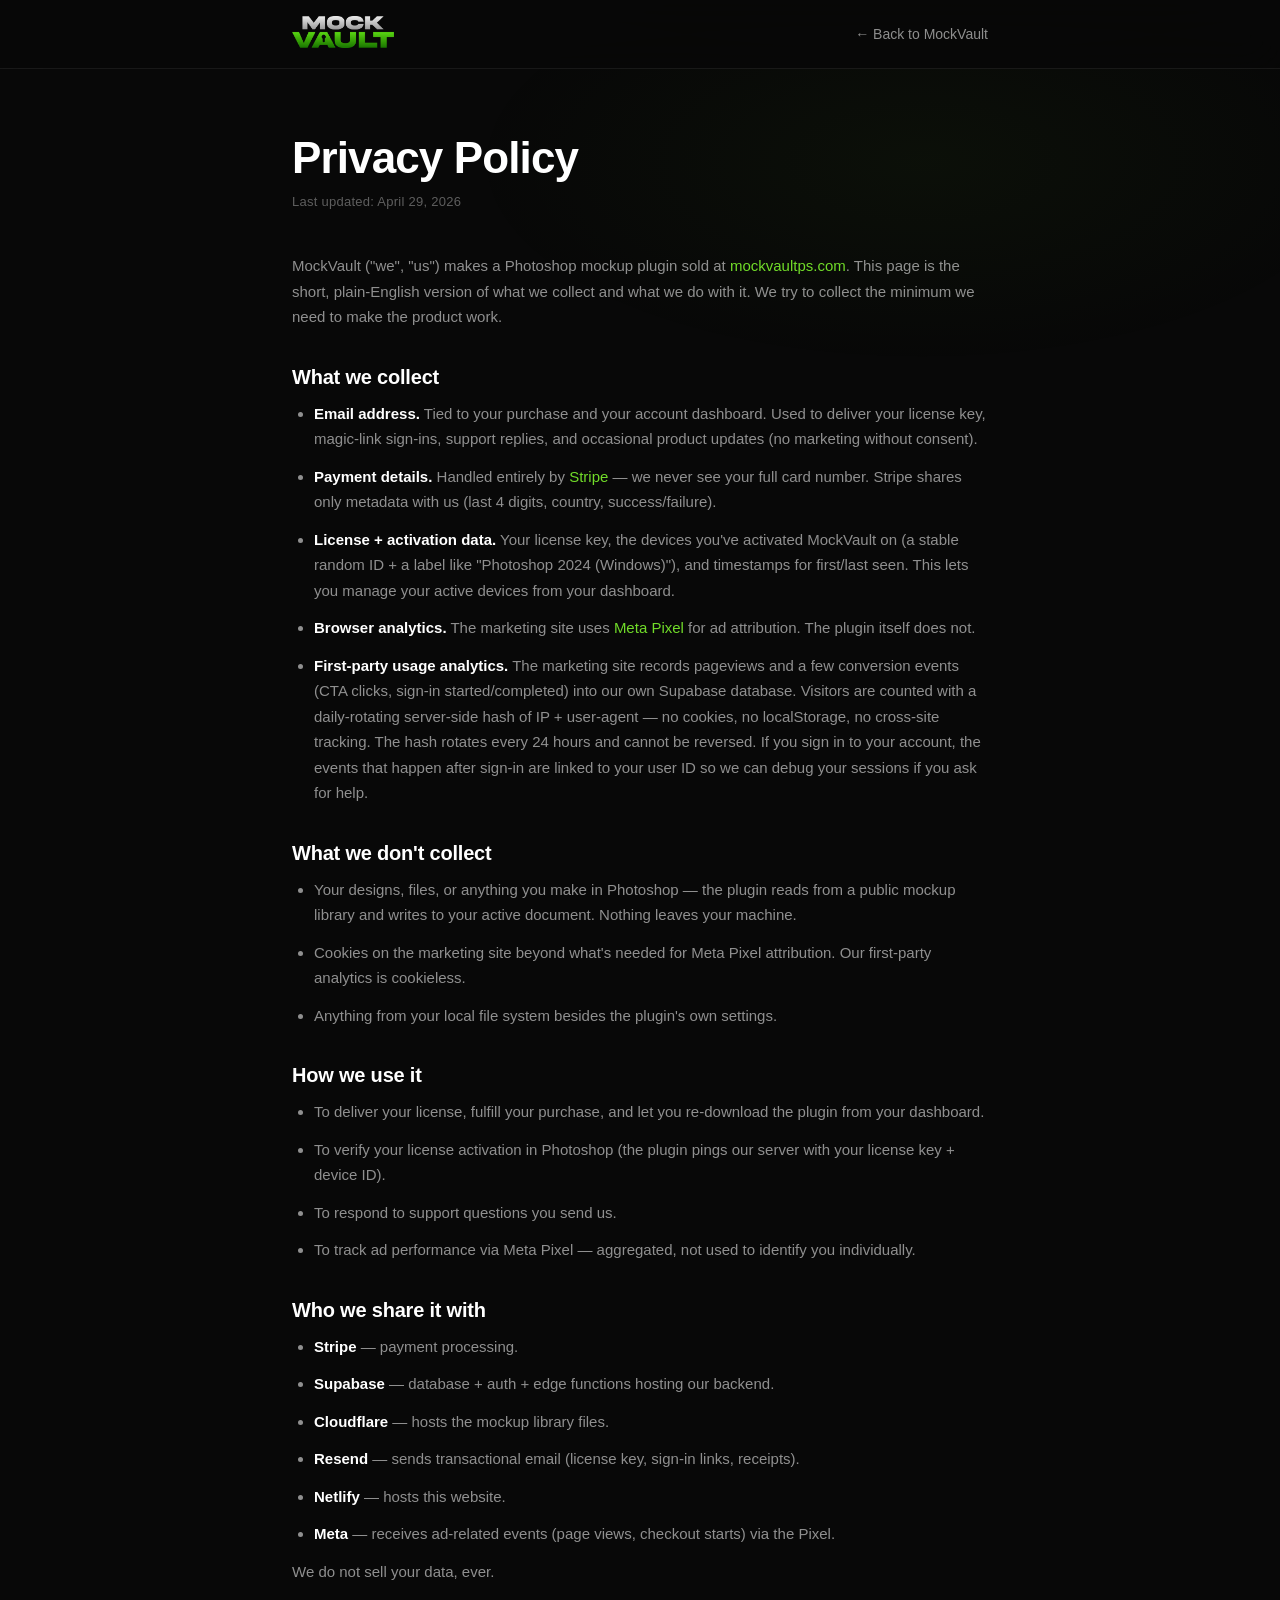
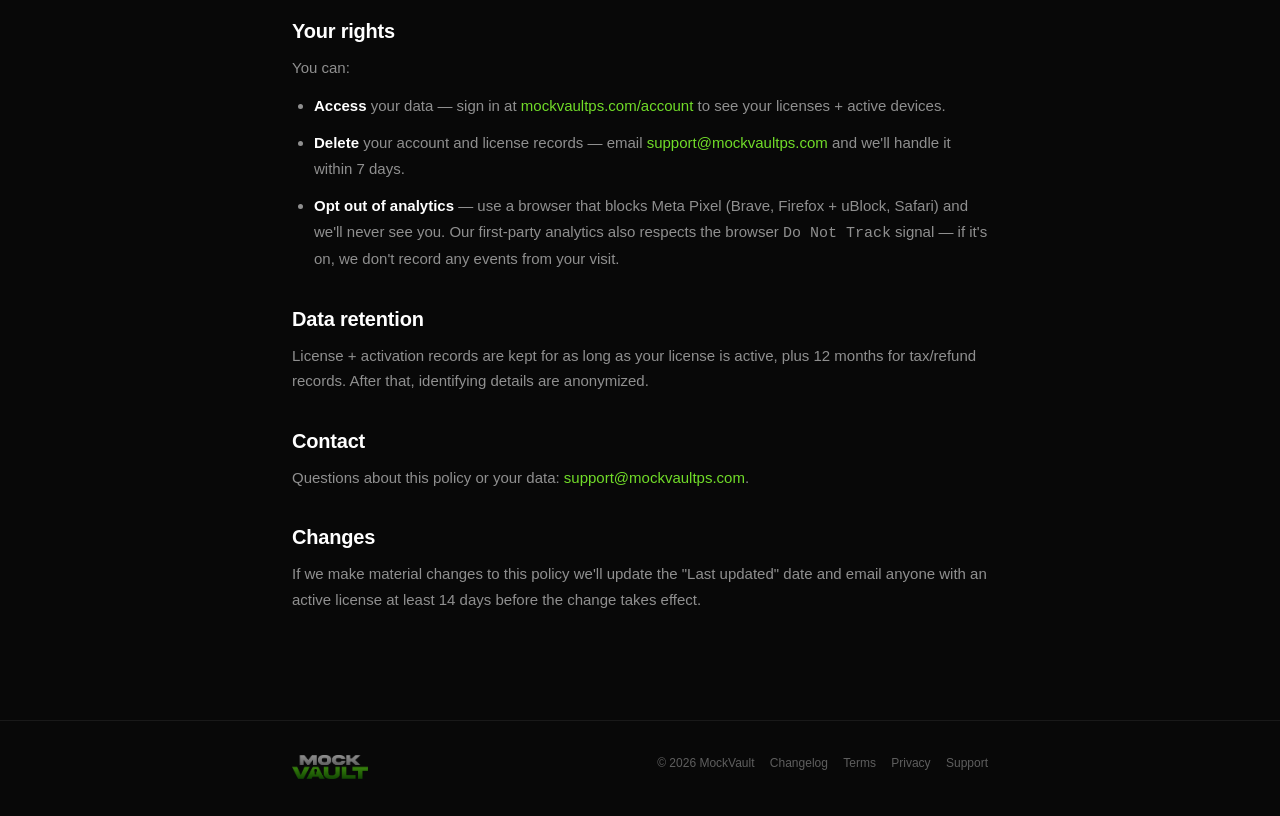
<file: privacy.html>
<!DOCTYPE html>
<html lang="en">
<head>
  <meta charset="UTF-8">
  <meta name="viewport" content="width=device-width, initial-scale=1.0">
  <title>Privacy Policy — MockVault</title>
  <meta name="description" content="MockVault privacy policy — what we collect, what we don't, and how we use it.">
  <link rel="icon" type="image/png" sizes="48x48"   href="/brand_assets/icon46.png">
  <link rel="icon" type="image/png" sizes="96x96"   href="/brand_assets/icon96.png">
  <link rel="icon" type="image/png" sizes="192x192" href="/brand_assets/icon192.png">
  <link rel="apple-touch-icon"      sizes="192x192" href="/brand_assets/icon192.png">
  <link href="https://api.fontshare.com/v2/css?f[]=satoshi@900,700,500,400,300&display=swap" rel="stylesheet">
  <script src="/assets/tracker.js" defer></script>
  <style>
    *, *::before, *::after { margin: 0; padding: 0; box-sizing: border-box; }
    :root {
      --accent: #71dc29;
      --accent-dim: rgba(113, 220, 41, 0.18);
      --bg: #080808;
      --surface: rgba(255, 255, 255, 0.04);
      --border: rgba(255, 255, 255, 0.07);
      --text: #ffffff;
      --text-muted: rgba(255, 255, 255, 0.55);
      --text-dim: rgba(255, 255, 255, 0.35);
      --radius: 16px;
      --transition: 0.35s cubic-bezier(0.4, 0, 0.2, 1);
    }
    body {
      font-family: 'Satoshi', -apple-system, BlinkMacSystemFont, sans-serif;
      background: var(--bg);
      color: var(--text);
      min-height: 100vh;
      display: flex;
      flex-direction: column;
      -webkit-font-smoothing: antialiased;
    }
    body::before {
      content: '';
      position: fixed;
      inset: 0;
      background: radial-gradient(ellipse 55% 35% at 72% 18%, rgba(113,220,41,0.04) 0%, transparent 65%);
      pointer-events: none;
      z-index: 0;
    }
    nav {
      padding: 16px 0;
      position: sticky;
      top: 0;
      z-index: 100;
      background: rgba(8, 8, 8, 0.85);
      backdrop-filter: blur(20px);
      border-bottom: 1px solid var(--border);
    }
    .container {
      max-width: 760px;
      width: 100%;
      margin: 0 auto;
      padding: 0 32px;
      position: relative;
      z-index: 1;
    }
    .nav-inner {
      display: flex;
      align-items: center;
      justify-content: space-between;
    }
    .nav-logo img { height: 32px; }
    .nav-back {
      color: var(--text-muted);
      text-decoration: none;
      font-size: 14px;
      transition: color 0.2s;
    }
    .nav-back:hover { color: var(--text); }
    main {
      flex: 1;
      padding: 64px 0 96px;
      position: relative;
      z-index: 1;
    }
    h1 {
      font-size: clamp(32px, 4.5vw, 44px);
      font-weight: 800;
      letter-spacing: -0.02em;
      margin-bottom: 8px;
    }
    .updated {
      color: var(--text-dim);
      font-size: 13px;
      margin-bottom: 40px;
      letter-spacing: 0.02em;
    }
    h2 {
      font-size: 20px;
      font-weight: 700;
      margin: 36px 0 12px;
      letter-spacing: -0.01em;
    }
    p, li {
      font-size: 15px;
      line-height: 1.7;
      color: var(--text-muted);
      margin-bottom: 12px;
    }
    ul { padding-left: 22px; margin-bottom: 12px; }
    strong { color: var(--text); font-weight: 600; }
    a { color: var(--accent); text-decoration: none; }
    a:hover { text-decoration: underline; }
    footer {
      padding: 32px 0;
      border-top: 1px solid var(--border);
      position: relative;
      z-index: 1;
    }
    .footer-inner {
      display: flex;
      align-items: center;
      justify-content: space-between;
      flex-wrap: wrap;
      gap: 16px;
    }
    .footer-logo img { height: 24px; opacity: 0.6; }
    .footer-meta { font-size: 12px; color: var(--text-dim); }
    .footer-meta a { color: var(--text-dim); margin-left: 12px; }
    .footer-meta a:hover { color: var(--text-muted); }

    @media (max-width: 600px) {
      .container { padding: 0 20px; }
      main { padding: 40px 0 64px; }
      h1 { font-size: 28px; }
      h2 { font-size: 18px; margin-top: 28px; }
    }
  </style>
</head>
<body>
  <nav>
    <div class="container">
      <div class="nav-inner">
        <a class="nav-logo" href="/"><img src="brand_assets/mockvaultlogo.png" alt="MockVault"></a>
        <a class="nav-back" href="/">← Back to MockVault</a>
      </div>
    </div>
  </nav>

  <main>
    <div class="container">
      <h1>Privacy Policy</h1>
      <p class="updated">Last updated: April 29, 2026</p>

      <p>MockVault ("we", "us") makes a Photoshop mockup plugin sold at <a href="https://www.mockvaultps.com">mockvaultps.com</a>. This page is the short, plain-English version of what we collect and what we do with it. We try to collect the minimum we need to make the product work.</p>

      <h2>What we collect</h2>
      <ul>
        <li><strong>Email address.</strong> Tied to your purchase and your account dashboard. Used to deliver your license key, magic-link sign-ins, support replies, and occasional product updates (no marketing without consent).</li>
        <li><strong>Payment details.</strong> Handled entirely by <a href="https://stripe.com" target="_blank" rel="noopener">Stripe</a> — we never see your full card number. Stripe shares only metadata with us (last 4 digits, country, success/failure).</li>
        <li><strong>License + activation data.</strong> Your license key, the devices you've activated MockVault on (a stable random ID + a label like "Photoshop 2024 (Windows)"), and timestamps for first/last seen. This lets you manage your active devices from your dashboard.</li>
        <li><strong>Browser analytics.</strong> The marketing site uses <a href="https://www.facebook.com/business/help/471978536642445" target="_blank" rel="noopener">Meta Pixel</a> for ad attribution. The plugin itself does not.</li>
        <li><strong>First-party usage analytics.</strong> The marketing site records pageviews and a few conversion events (CTA clicks, sign-in started/completed) into our own Supabase database. Visitors are counted with a daily-rotating server-side hash of IP + user-agent — no cookies, no localStorage, no cross-site tracking. The hash rotates every 24 hours and cannot be reversed. If you sign in to your account, the events that happen after sign-in are linked to your user ID so we can debug your sessions if you ask for help.</li>
      </ul>

      <h2>What we don't collect</h2>
      <ul>
        <li>Your designs, files, or anything you make in Photoshop — the plugin reads from a public mockup library and writes to your active document. Nothing leaves your machine.</li>
        <li>Cookies on the marketing site beyond what's needed for Meta Pixel attribution. Our first-party analytics is cookieless.</li>
        <li>Anything from your local file system besides the plugin's own settings.</li>
      </ul>

      <h2>How we use it</h2>
      <ul>
        <li>To deliver your license, fulfill your purchase, and let you re-download the plugin from your dashboard.</li>
        <li>To verify your license activation in Photoshop (the plugin pings our server with your license key + device ID).</li>
        <li>To respond to support questions you send us.</li>
        <li>To track ad performance via Meta Pixel — aggregated, not used to identify you individually.</li>
      </ul>

      <h2>Who we share it with</h2>
      <ul>
        <li><strong>Stripe</strong> — payment processing.</li>
        <li><strong>Supabase</strong> — database + auth + edge functions hosting our backend.</li>
        <li><strong>Cloudflare</strong> — hosts the mockup library files.</li>
        <li><strong>Resend</strong> — sends transactional email (license key, sign-in links, receipts).</li>
        <li><strong>Netlify</strong> — hosts this website.</li>
        <li><strong>Meta</strong> — receives ad-related events (page views, checkout starts) via the Pixel.</li>
      </ul>
      <p>We do not sell your data, ever.</p>

      <h2>Your rights</h2>
      <p>You can:</p>
      <ul>
        <li><strong>Access</strong> your data — sign in at <a href="/account">mockvaultps.com/account</a> to see your licenses + active devices.</li>
        <li><strong>Delete</strong> your account and license records — email <a href="mailto:support@mockvaultps.com">support@mockvaultps.com</a> and we'll handle it within 7 days.</li>
        <li><strong>Opt out of analytics</strong> — use a browser that blocks Meta Pixel (Brave, Firefox + uBlock, Safari) and we'll never see you. Our first-party analytics also respects the browser <code>Do Not Track</code> signal — if it's on, we don't record any events from your visit.</li>
      </ul>

      <h2>Data retention</h2>
      <p>License + activation records are kept for as long as your license is active, plus 12 months for tax/refund records. After that, identifying details are anonymized.</p>

      <h2>Contact</h2>
      <p>Questions about this policy or your data: <a href="mailto:support@mockvaultps.com">support@mockvaultps.com</a>.</p>

      <h2>Changes</h2>
      <p>If we make material changes to this policy we'll update the "Last updated" date and email anyone with an active license at least 14 days before the change takes effect.</p>
    </div>
  </main>

  <footer>
    <div class="container">
      <div class="footer-inner">
        <a class="footer-logo" href="/"><img src="brand_assets/mockvaultlogo.png" alt="MockVault"></a>
        <p class="footer-meta">
          © 2026 MockVault
          <a href="/changelog">Changelog</a>
          <a href="/terms">Terms</a>
          <a href="/privacy">Privacy</a>
          <a href="mailto:support@mockvaultps.com">Support</a>
        </p>
      </div>
    </div>
  </footer>
</body>
</html>
</file>
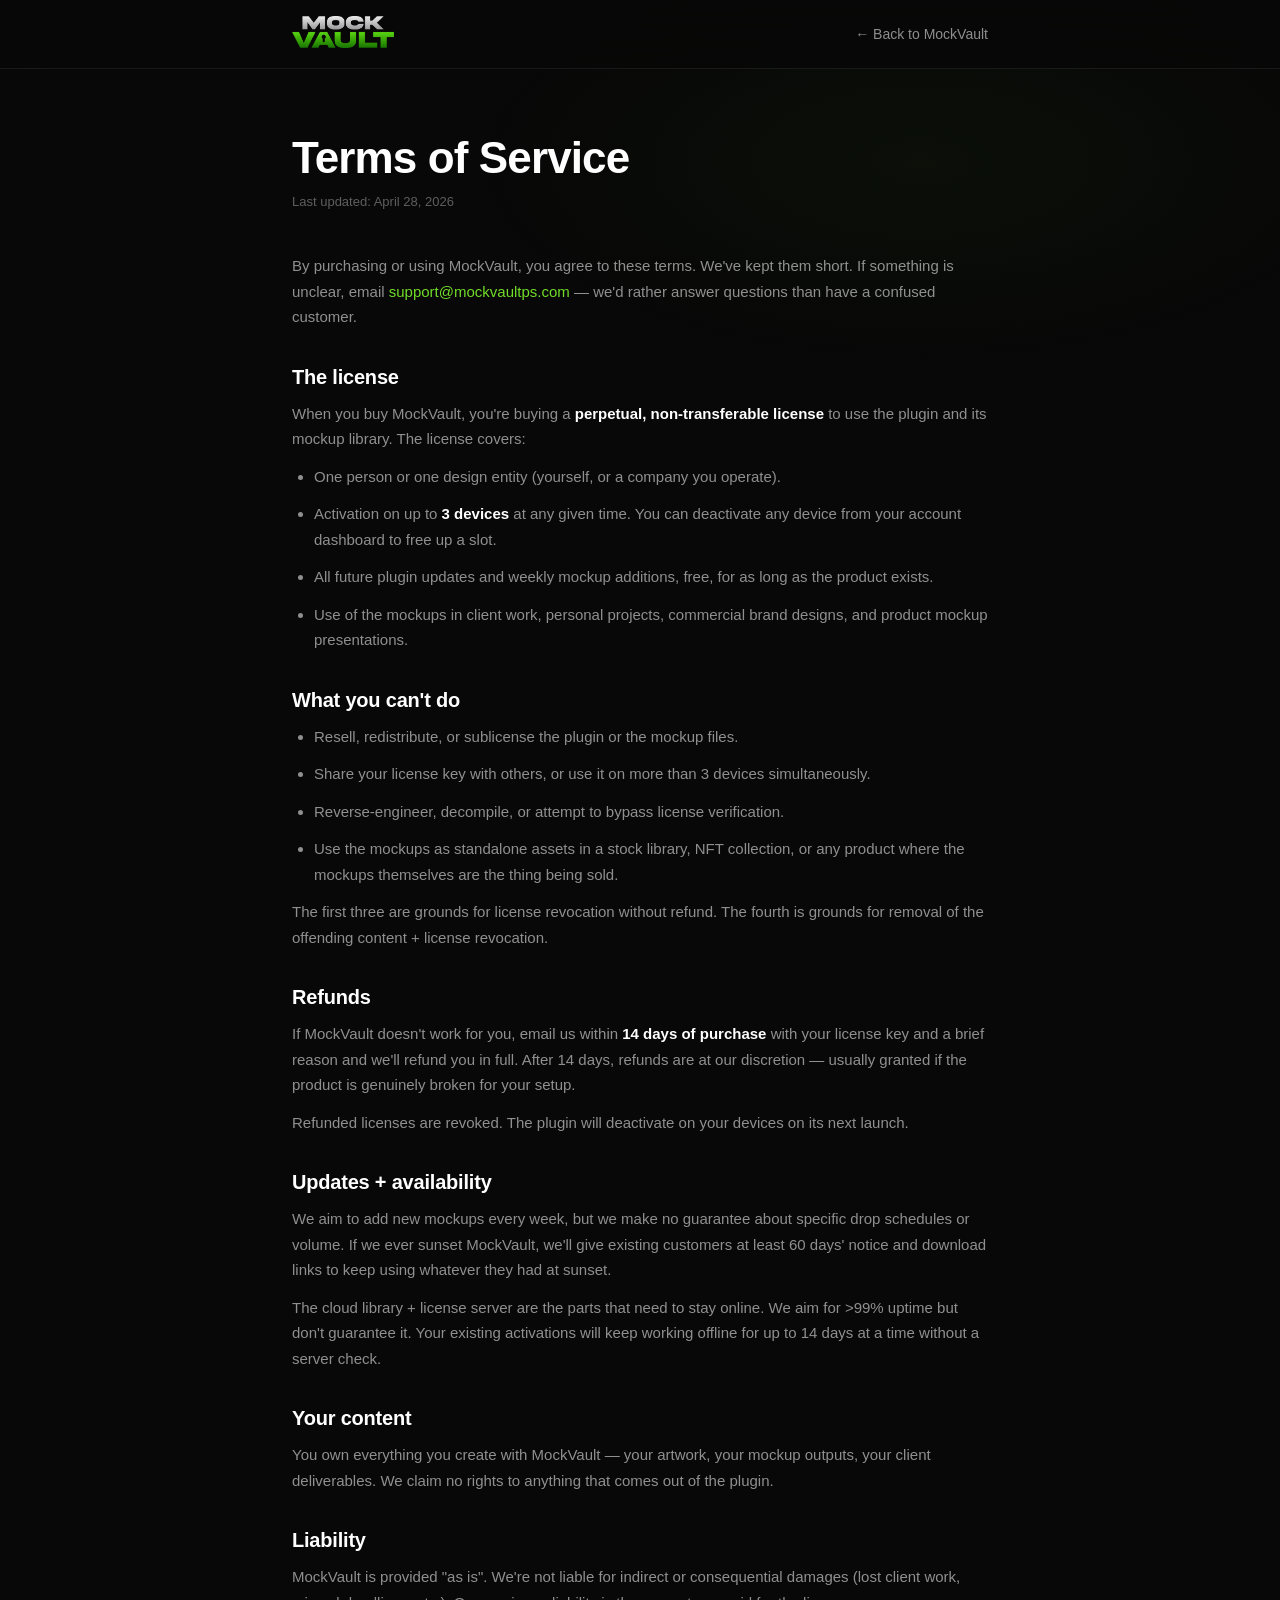
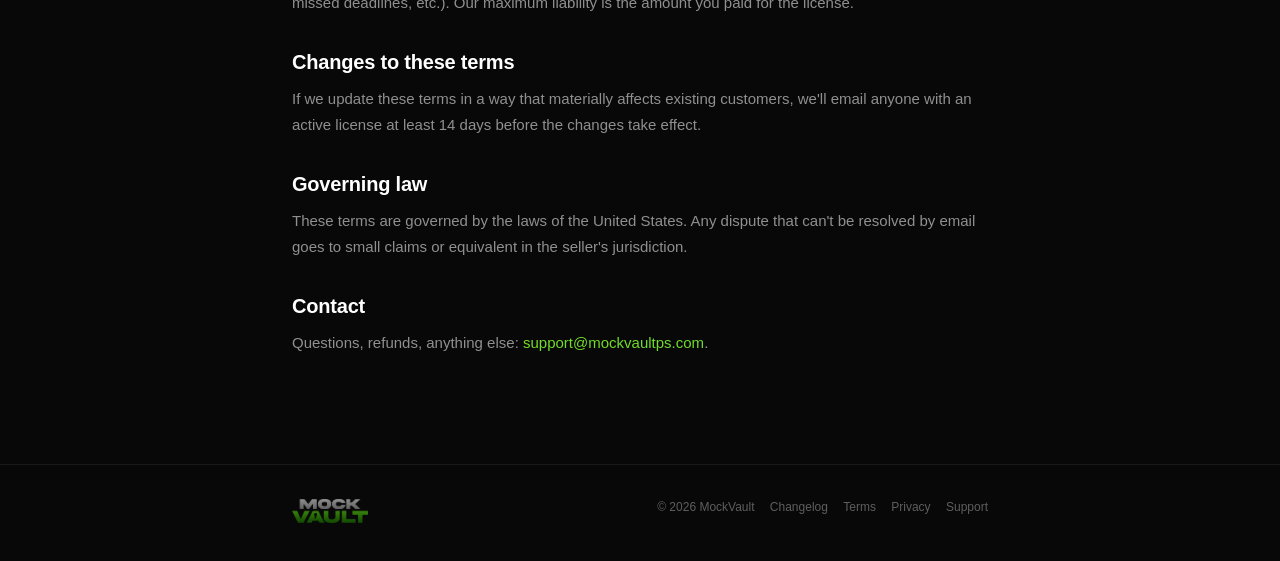
<file: terms.html>
<!DOCTYPE html>
<html lang="en">
<head>
  <meta charset="UTF-8">
  <meta name="viewport" content="width=device-width, initial-scale=1.0">
  <title>Terms of Service — MockVault</title>
  <meta name="description" content="MockVault terms of service — license, refund policy, and acceptable use.">
  <link rel="icon" type="image/png" sizes="48x48"   href="/brand_assets/icon46.png">
  <link rel="icon" type="image/png" sizes="96x96"   href="/brand_assets/icon96.png">
  <link rel="icon" type="image/png" sizes="192x192" href="/brand_assets/icon192.png">
  <link rel="apple-touch-icon"      sizes="192x192" href="/brand_assets/icon192.png">
  <link href="https://api.fontshare.com/v2/css?f[]=satoshi@900,700,500,400,300&display=swap" rel="stylesheet">
  <script src="/assets/tracker.js" defer></script>
  <style>
    *, *::before, *::after { margin: 0; padding: 0; box-sizing: border-box; }
    :root {
      --accent: #71dc29;
      --bg: #080808;
      --border: rgba(255, 255, 255, 0.07);
      --text: #ffffff;
      --text-muted: rgba(255, 255, 255, 0.55);
      --text-dim: rgba(255, 255, 255, 0.35);
    }
    body {
      font-family: 'Satoshi', -apple-system, BlinkMacSystemFont, sans-serif;
      background: var(--bg);
      color: var(--text);
      min-height: 100vh;
      display: flex;
      flex-direction: column;
      -webkit-font-smoothing: antialiased;
    }
    body::before {
      content: '';
      position: fixed;
      inset: 0;
      background: radial-gradient(ellipse 55% 35% at 72% 18%, rgba(113,220,41,0.04) 0%, transparent 65%);
      pointer-events: none;
      z-index: 0;
    }
    nav {
      padding: 16px 0;
      position: sticky;
      top: 0;
      z-index: 100;
      background: rgba(8, 8, 8, 0.85);
      backdrop-filter: blur(20px);
      border-bottom: 1px solid var(--border);
    }
    .container {
      max-width: 760px;
      width: 100%;
      margin: 0 auto;
      padding: 0 32px;
      position: relative;
      z-index: 1;
    }
    .nav-inner { display: flex; align-items: center; justify-content: space-between; }
    .nav-logo img { height: 32px; }
    .nav-back {
      color: var(--text-muted);
      text-decoration: none;
      font-size: 14px;
      transition: color 0.2s;
    }
    .nav-back:hover { color: var(--text); }
    main {
      flex: 1;
      padding: 64px 0 96px;
      position: relative;
      z-index: 1;
    }
    h1 {
      font-size: clamp(32px, 4.5vw, 44px);
      font-weight: 800;
      letter-spacing: -0.02em;
      margin-bottom: 8px;
    }
    .updated {
      color: var(--text-dim);
      font-size: 13px;
      margin-bottom: 40px;
    }
    h2 {
      font-size: 20px;
      font-weight: 700;
      margin: 36px 0 12px;
      letter-spacing: -0.01em;
    }
    p, li {
      font-size: 15px;
      line-height: 1.7;
      color: var(--text-muted);
      margin-bottom: 12px;
    }
    ul { padding-left: 22px; margin-bottom: 12px; }
    strong { color: var(--text); font-weight: 600; }
    a { color: var(--accent); text-decoration: none; }
    a:hover { text-decoration: underline; }
    footer {
      padding: 32px 0;
      border-top: 1px solid var(--border);
      position: relative;
      z-index: 1;
    }
    .footer-inner {
      display: flex;
      align-items: center;
      justify-content: space-between;
      flex-wrap: wrap;
      gap: 16px;
    }
    .footer-logo img { height: 24px; opacity: 0.6; }
    .footer-meta { font-size: 12px; color: var(--text-dim); }
    .footer-meta a { color: var(--text-dim); margin-left: 12px; }
    .footer-meta a:hover { color: var(--text-muted); }

    @media (max-width: 600px) {
      .container { padding: 0 20px; }
      main { padding: 40px 0 64px; }
      h1 { font-size: 28px; }
      h2 { font-size: 18px; margin-top: 28px; }
    }
  </style>
</head>
<body>
  <nav>
    <div class="container">
      <div class="nav-inner">
        <a class="nav-logo" href="/"><img src="brand_assets/mockvaultlogo.png" alt="MockVault"></a>
        <a class="nav-back" href="/">← Back to MockVault</a>
      </div>
    </div>
  </nav>

  <main>
    <div class="container">
      <h1>Terms of Service</h1>
      <p class="updated">Last updated: April 28, 2026</p>

      <p>By purchasing or using MockVault, you agree to these terms. We've kept them short. If something is unclear, email <a href="mailto:support@mockvaultps.com">support@mockvaultps.com</a> — we'd rather answer questions than have a confused customer.</p>

      <h2>The license</h2>
      <p>When you buy MockVault, you're buying a <strong>perpetual, non-transferable license</strong> to use the plugin and its mockup library. The license covers:</p>
      <ul>
        <li>One person or one design entity (yourself, or a company you operate).</li>
        <li>Activation on up to <strong>3 devices</strong> at any given time. You can deactivate any device from your account dashboard to free up a slot.</li>
        <li>All future plugin updates and weekly mockup additions, free, for as long as the product exists.</li>
        <li>Use of the mockups in client work, personal projects, commercial brand designs, and product mockup presentations.</li>
      </ul>

      <h2>What you can't do</h2>
      <ul>
        <li>Resell, redistribute, or sublicense the plugin or the mockup files.</li>
        <li>Share your license key with others, or use it on more than 3 devices simultaneously.</li>
        <li>Reverse-engineer, decompile, or attempt to bypass license verification.</li>
        <li>Use the mockups as standalone assets in a stock library, NFT collection, or any product where the mockups themselves are the thing being sold.</li>
      </ul>
      <p>The first three are grounds for license revocation without refund. The fourth is grounds for removal of the offending content + license revocation.</p>

      <h2>Refunds</h2>
      <p>If MockVault doesn't work for you, email us within <strong>14 days of purchase</strong> with your license key and a brief reason and we'll refund you in full. After 14 days, refunds are at our discretion — usually granted if the product is genuinely broken for your setup.</p>
      <p>Refunded licenses are revoked. The plugin will deactivate on your devices on its next launch.</p>

      <h2>Updates + availability</h2>
      <p>We aim to add new mockups every week, but we make no guarantee about specific drop schedules or volume. If we ever sunset MockVault, we'll give existing customers at least 60 days' notice and download links to keep using whatever they had at sunset.</p>
      <p>The cloud library + license server are the parts that need to stay online. We aim for >99% uptime but don't guarantee it. Your existing activations will keep working offline for up to 14 days at a time without a server check.</p>

      <h2>Your content</h2>
      <p>You own everything you create with MockVault — your artwork, your mockup outputs, your client deliverables. We claim no rights to anything that comes out of the plugin.</p>

      <h2>Liability</h2>
      <p>MockVault is provided "as is". We're not liable for indirect or consequential damages (lost client work, missed deadlines, etc.). Our maximum liability is the amount you paid for the license.</p>

      <h2>Changes to these terms</h2>
      <p>If we update these terms in a way that materially affects existing customers, we'll email anyone with an active license at least 14 days before the changes take effect.</p>

      <h2>Governing law</h2>
      <p>These terms are governed by the laws of the United States. Any dispute that can't be resolved by email goes to small claims or equivalent in the seller's jurisdiction.</p>

      <h2>Contact</h2>
      <p>Questions, refunds, anything else: <a href="mailto:support@mockvaultps.com">support@mockvaultps.com</a>.</p>
    </div>
  </main>

  <footer>
    <div class="container">
      <div class="footer-inner">
        <a class="footer-logo" href="/"><img src="brand_assets/mockvaultlogo.png" alt="MockVault"></a>
        <p class="footer-meta">
          © 2026 MockVault
          <a href="/changelog">Changelog</a>
          <a href="/terms">Terms</a>
          <a href="/privacy">Privacy</a>
          <a href="mailto:support@mockvaultps.com">Support</a>
        </p>
      </div>
    </div>
  </footer>
</body>
</html>
</file>
<file: demo-source-file/styles.css>
/* ── Reset & Tokens ─────────────────────────────────────── */
*, *::before, *::after { box-sizing: border-box; margin: 0; padding: 0; }

:root {
  --bg-base:       #0a0a0a;
  --bg-surface:    #111111;
  --bg-elevated:   #1a1a1a;
  --bg-hover:      #212121;
  --bg-active:     #2a2a2a;

  --border:        #1f1f1f;
  --border-strong: #2e2e2e;

  --text-primary:  #f0f0f0;
  --text-secondary:#888888;
  --text-muted:    #555555;

  --accent:        #5be40d;
  --accent-dim:    #2b930d;
  --accent-glow:   rgba(91, 228, 13, 0.22);
  --accent-gradient: linear-gradient(to bottom, #5be40d 0%, #2b930d 100%);

  --success:       #34d399;
  --error:         #f87171;

  --radius-sm:     6px;
  --radius-md:     10px;
  --radius-lg:     14px;
  --radius-xl:     18px;

  --shadow-sm:     0 1px 3px rgba(0,0,0,0.5);
  --shadow-md:     0 4px 20px rgba(0,0,0,0.6);
  --shadow-glow:   0 0 0 2px var(--accent-glow);
  --card-glow:     0 0 0 1px rgba(91, 228, 13, 0.35), 0 4px 20px rgba(91, 228, 13, 0.12);

  --transition:    0.15s ease;
}

html, body {
  height: 100%;
  background: var(--bg-base);
  color: var(--text-primary);
  font-family: -apple-system, BlinkMacSystemFont, "Segoe UI", system-ui, sans-serif;
  font-size: 12px;
  line-height: 1.4;
  overflow: hidden;
  -webkit-font-smoothing: antialiased;
}

#app {
  display: flex;
  flex-direction: column;
  height: 100%;
  overflow: hidden;
  position: relative;
}

/* ── Scrollbar ──────────────────────────────────────────── */
::-webkit-scrollbar { width: 4px; }
::-webkit-scrollbar-track { background: transparent; }
::-webkit-scrollbar-thumb { background: var(--border-strong); border-radius: 99px; }
::-webkit-scrollbar-thumb:hover { background: var(--text-muted); }

/* ── Header ─────────────────────────────────────────────── */
.header {
  display: flex;
  align-items: center;
  justify-content: flex-end;
  padding: 14px 16px;
  flex-shrink: 0;
  border-bottom: 1px solid var(--border);
  margin-bottom: 6px;
  position: relative;
}

.header-logo {
  position: absolute;
  left: 50%;
  transform: translateX(-50%);
  display: flex;
  align-items: center;
}

.logo-img {
  height: 48px;
  width: auto;
  display: block;
}

.header-actions {
  display: flex;
  align-items: center;
  gap: 4px;
}


.icon-btn {
  display: flex;
  align-items: center;
  justify-content: center;
  width: 32px;
  height: 32px;
  border: 1px solid var(--border-strong);
  border-radius: var(--radius-md);
  background: var(--bg-elevated);
  color: var(--text-secondary);
  cursor: pointer;
  transition: all var(--transition);
  font-size: 18px;
  line-height: 1;
}

.icon-btn:hover {
  border-color: var(--accent);
  color: var(--accent);
  background: rgba(91, 228, 13, 0.08);
}

.refresh-btn.spinning {
  animation: spin 0.7s linear infinite;
}

@keyframes spin { to { transform: rotate(360deg); } }

/* ── Search ─────────────────────────────────────────────── */
.search-bar {
  position: relative;
  transform: translateX(0);
  margin: 0 16px 6px;
  flex-shrink: 0;
}


.search-icon-wrap {
  position: absolute;
  left: 0;
  top: 50%;
  transform: translateY(-50%);
  width: 38px;
  display: flex;
  justify-content: center;
  pointer-events: none;
  z-index: 1;
}

.search-icon {
  width: 16px;
  height: 16px;
  color: var(--text-secondary);
}

.search-input {
  width: 100%;
  background: var(--bg-elevated);
  border: 1px solid var(--border-strong);
  border-radius: var(--radius-md);
  color: var(--text-primary);
  font-size: 12px;
  padding: 10px 32px 10px 38px;
  outline: none;
  appearance: none;
  -webkit-appearance: none;
  box-shadow: none;
  transition: border-color var(--transition), box-shadow var(--transition);
}

.search-input::placeholder { color: var(--text-muted); }

.search-input:focus {
  border-color: var(--accent);
  box-shadow: var(--shadow-glow);
}

.clear-search {
  position: absolute;
  right: 8px;
  top: 0;
  height: 100%;
  display: flex;
  align-items: center;
  justify-content: center;
  width: 28px;
  background: transparent;
  border: none;
  color: var(--text-muted);
  cursor: pointer;
  font-size: 11px;
  transition: color var(--transition);
}

.clear-search:hover { color: var(--text-primary); }

/* ── Categories ─────────────────────────────────────────── */
.categories-wrapper {
  padding: 0 16px;
  flex-shrink: 0;
  overflow: hidden;
  position: relative;
}

.categories-wrapper::before,
.categories-wrapper::after {
  content: '';
  position: absolute;
  top: 0;
  bottom: 6px;
  width: 28px;
  pointer-events: none;
  opacity: 0;
  transition: opacity 0.2s ease;
  z-index: 1;
}

.categories-wrapper::before {
  left: 16px;
  background: linear-gradient(to right, var(--bg-base), transparent);
}

.categories-wrapper::after {
  right: 16px;
  background: linear-gradient(to left, var(--bg-base), transparent);
}

.categories-wrapper.scroll-left::before  { opacity: 1; }
.categories-wrapper.scroll-right::after  { opacity: 1; }

.categories {
  display: flex;
  gap: 7px;
  overflow-x: auto;
  padding-bottom: 6px;
  scrollbar-width: none;
}

.categories::-webkit-scrollbar { display: none; }

.category-btn {
  flex-shrink: 0;
  padding: 5px 13px;
  border-radius: var(--radius-sm);
  border: 1px solid var(--border-strong);
  background: transparent;
  color: var(--text-secondary);
  font-size: 11.5px;
  font-weight: 500;
  cursor: pointer;
  transition: all var(--transition);
  white-space: nowrap;
}

.category-btn:hover {
  border-color: var(--accent);
  color: var(--text-primary);
}

.category-btn.active {
  background: var(--accent-gradient);
  border-color: var(--accent);
  color: #fff;
  box-shadow: 0 2px 10px rgba(91, 228, 13, 0.35);
}

/* ── Stats Bar ──────────────────────────────────────────── */
.stats-bar {
  display: flex;
  align-items: center;
  justify-content: space-between;
  padding: 8px 16px 6px;
  flex-shrink: 0;
}

.stats-left {
  display: flex;
  align-items: center;
}

.count-label {
  font-size: 11px;
  color: var(--text-muted);
  font-weight: 500;
  text-transform: lowercase;
  letter-spacing: 0.2px;
}

.clear-filters-btn {
  margin-left: 8px;
  padding: 2px 7px;
  font-size: 10px;
  font-weight: 600;
  border-radius: var(--radius-sm);
  border: 1px solid var(--border-strong);
  background: transparent;
  color: var(--text-muted);
  cursor: pointer;
  transition: all var(--transition);
  letter-spacing: 0.2px;
}

.clear-filters-btn:hover {
  border-color: var(--error);
  color: var(--error);
}

.stats-right {
  display: flex;
  align-items: center;
}

/* ── Filter Popout ──────────────────────────────────────── */
.filter-popout-wrap {
  position: relative;
  display: flex;
  background: var(--bg-elevated);
  border: 1px solid var(--border-strong);
  border-radius: var(--radius-sm);
  margin-right: 6px;
}

.filter-toggle-btn {
  display: flex;
  align-items: center;
  justify-content: center;
  width: 32px;
  height: 28px;
  border: none;
  border-radius: var(--radius-sm);
  background: transparent;
  color: var(--text-secondary);
  cursor: pointer;
  transition: all var(--transition);
  font-size: 17px;
  line-height: 1;
}

.filter-toggle-btn:hover { color: var(--text-primary); }
.filter-toggle-btn.has-filter { color: var(--accent); background: var(--bg-active); }


.filter-popout {
  position: absolute;
  top: calc(100% + 6px);
  right: 0;
  background: var(--bg-elevated);
  border: 1px solid var(--border-strong);
  border-radius: var(--radius-md);
  padding: 6px;
  box-shadow: var(--shadow-md);
  display: flex;
  flex-direction: column;
  min-width: 130px;
  overflow: hidden;
  opacity: 0;
  pointer-events: none;
  transform: translateY(-4px);
  transition: opacity 0.15s ease, transform 0.15s ease;
  z-index: 50;
}

.filter-popout.open {
  opacity: 1;
  pointer-events: all;
  transform: translateY(0);
}

.color-filter-btn {
  height: 28px;
  padding: 0;
  border-radius: var(--radius-sm);
  border: none;
  background: transparent;
  color: var(--text-secondary);
  font-size: 11px;
  font-weight: 600;
  cursor: pointer;
  transition: all var(--transition);
  letter-spacing: 0.3px;
  display: flex;
  align-items: center;
  justify-content: center;
}

.color-filter-btn:hover {
  background: var(--bg-hover);
  color: var(--text-primary);
}

.color-filter-btn.active {
  background: var(--accent-gradient);
  color: #fff;
}

.view-toggle {
  display: flex;
  background: var(--bg-elevated);
  border: 1px solid var(--border-strong);
  border-radius: var(--radius-sm);
}

.view-btn {
  display: flex;
  align-items: center;
  justify-content: center;
  width: 32px;
  height: 28px;
  border: none;
  border-radius: var(--radius-sm);
  background: transparent;
  color: var(--text-secondary);
  cursor: pointer;
  transition: all var(--transition);
  font-size: 17px;
}

.view-btn { margin-right: 0; }
.view-btn:hover { color: var(--text-primary); }
.view-btn.active { background: var(--bg-active); color: var(--text-primary); }

/* ── Mockup Container ───────────────────────────────────── */
.mockup-container {
  flex: 1;
  min-height: 0;
  overflow-y: auto;
  padding: 10px 14px 16px;
  position: relative;
}

/* ── Grid View ──────────────────────────────────────────── */
.mockup-grid {
  display: flex;
  flex-wrap: wrap;
  align-content: flex-start;
}

.mockup-grid .mockup-card {
  flex: none;
  width: calc((100% - 28px) / 3);
  min-width: 0;
  margin-right: 14px;
  margin-bottom: 14px;
}

.mockup-grid .mockup-card:nth-child(3n) {
  margin-right: 0;
}

.mockup-grid.list-mode {
  display: flex;
  flex-direction: column;
}

.mockup-grid.list-mode .mockup-card {
  width: 100%;
  margin-right: 0;
  margin-bottom: 10px;
}

/* ── Mockup Card (Grid) ─────────────────────────────────── */
.mockup-card {
  position: relative;
  background: var(--bg-surface);
  border: 1px solid var(--border-strong);
  border-radius: var(--radius-lg);
  overflow: hidden;
  cursor: pointer;
  transition: border-color var(--transition), box-shadow var(--transition), transform var(--transition);
}

.mockup-card:hover {
  border-color: rgba(91, 228, 13, 0.6);
  box-shadow: var(--card-glow);
  transform: translateY(-3px) scale(1.02);
}

.list-mode .mockup-card:hover {
  transform: translateY(-1px) scale(1.0);
}

/* thumbnail wrapper */
.card-thumb-wrap {
  position: relative;
  width: 100%;
}

/* thumbnail */
.card-thumb {
  width: 100%;
  height: 160px;
  object-fit: contain;
  display: block;
  background: var(--bg-elevated);
  padding: 8px;
  opacity: 0;
  transition: opacity 0.35s ease;
}

.card-thumb.loaded {
  opacity: 1;
}

.card-thumb.img-error {
  background: var(--bg-elevated);
}

/* ── Colorable Badge ────────────────────────────────────── */
.colorable-badge {
  display: flex;
  align-items: center;
  justify-content: center;
  width: 20px;
  height: 20px;
  border-radius: 4px;
  background: rgba(91, 228, 13, 0.2);
  color: var(--accent);
  border: 1px solid rgba(91, 228, 13, 0.4);
  flex-shrink: 0;
  align-self: center;
}

.colorable-badge svg,
.colorable-badge sp-icon {
  width: 13px;
  height: 13px;
}

.card-name-row {
  display: flex;
  align-items: center;
  min-width: 0;
}

.card-name-row .card-name {
  flex: 1;
  min-width: 0;
  margin-right: 6px;
}

/* always-visible name gradient at bottom */
.card-name-bar {
  position: absolute;
  bottom: 0;
  left: 0;
  right: 0;
  padding: 28px 8px 8px;
  background: linear-gradient(to top, rgba(0,0,0,0.88) 0%, transparent 100%);
  pointer-events: none;
  display: flex;
  align-items: flex-end;
}

.card-name {
  font-size: 10px;
  font-weight: 700;
  color: #fff;
  white-space: nowrap;
  overflow: hidden;
  text-overflow: ellipsis;
  letter-spacing: 0.8px;
  text-transform: uppercase;
  flex: 1;
  min-width: 0;
  margin-right: 5px;
}

.card-name-bar .colorable-badge {
  margin-bottom: 1px;
}

.list-mode .colorable-badge {
  margin-left: 6px;
}

/* ── Favorite button ────────────────────────────────────── */
.fav-btn {
  position: absolute;
  top: 6px;
  right: 6px;
  width: 24px;
  height: 24px;
  border: none;
  border-radius: 5px;
  background: rgba(0, 0, 0, 0.55);
  color: var(--text-secondary);
  font-size: 14px;
  line-height: 1;
  cursor: pointer;
  display: flex;
  align-items: center;
  justify-content: center;
  z-index: 4;
  opacity: 0;
  transition: opacity 0.15s, color 0.15s, background 0.15s;
}

.mockup-card:hover .fav-btn {
  opacity: 1;
}

.fav-btn.active {
  color: #fbbf24;
  opacity: 1;
}

.fav-btn:hover {
  background: rgba(0, 0, 0, 0.75);
  color: #fbbf24;
}

/* list mode: fav button is a flex sibling, not absolute */
.list-mode .fav-btn {
  position: static;
  width: 30px;
  height: 30px;
  padding: 0;
  margin: 0;
  margin-right: 6px;
  align-self: center;
  line-height: 1;
  font-size: 14px;
  background: transparent;
  border: 1px solid var(--border-strong);
  border-radius: var(--radius-sm);
  opacity: 1;
  color: var(--text-secondary);
}

.list-mode .fav-btn.active {
  color: #fbbf24;
  border-color: rgba(251, 191, 36, 0.4);
  background: rgba(251, 191, 36, 0.08);
}

.list-mode .fav-btn:hover {
  background: rgba(251, 191, 36, 0.12);
  color: #fbbf24;
}

/* hover overlay with place button */
.card-overlay {
  position: absolute;
  top: 0;
  right: 0;
  bottom: 0;
  left: 0;
  background: rgba(0,0,0,0.45);
  display: flex;
  align-items: center;
  justify-content: center;
  opacity: 0;
  transition: opacity var(--transition);
}

.mockup-card:hover .card-overlay {
  opacity: 1;
}

.place-btn {
  display: flex;
  align-items: center;
  gap: 5px;
  padding: 7px 16px;
  background: var(--accent-gradient);
  border: none;
  border-radius: var(--radius-sm);
  color: #fff;
  font-size: 11px;
  font-weight: 700;
  cursor: pointer;
  transition: background var(--transition), transform var(--transition);
  letter-spacing: 0.3px;
  box-shadow: 0 2px 12px rgba(91, 228, 13, 0.5);
}

.place-btn:hover {
  background: var(--accent-dim);
  transform: scale(1.04);
}

/* ── List Mode Card ─────────────────────────────────────── */
.list-mode .mockup-card {
  display: flex;
  align-items: center;
  padding: 10px 12px;
}

.list-mode .card-thumb-wrap {
  flex-shrink: 0;
  width: 48px;
  height: 48px;
  border-radius: var(--radius-sm);
  overflow: hidden;
  background: var(--bg-elevated);
  margin-right: 14px;
}

.list-mode .card-thumb {
  width: 100%;
  height: 100%;
  object-fit: contain;
  padding: 4px;
}

.list-mode .card-name-bar {
  display: none;
}

.list-mode .card-overlay {
  display: none;
}

.list-mode .card-info {
  flex: 1;
  min-width: 0;
  margin-right: 12px;
}

.list-mode .card-name {
  flex: none;
  font-size: 11px;
  font-weight: 600;
  color: var(--text-primary);
  white-space: nowrap;
  overflow: hidden;
  text-overflow: ellipsis;
  letter-spacing: 0.4px;
  text-transform: uppercase;
  position: static;
}

.card-category {
  font-size: 10px;
  color: var(--text-muted);
  margin-top: 3px;
  text-transform: capitalize;
}

.list-mode .card-actions {
  flex-shrink: 0;
  display: flex;
  flex-direction: row;
  align-items: center;
}

.place-btn-list {
  display: flex;
  align-items: center;
  justify-content: center;
  width: 30px;
  height: 30px;
  padding: 0;
  margin: 0;
  align-self: center;
  background: var(--bg-elevated);
  border: 1px solid var(--border-strong);
  border-radius: var(--radius-sm);
  color: var(--text-secondary);
  cursor: pointer;
  transition: all var(--transition);
  font-size: 16px;
  font-weight: 300;
  line-height: 1;
}

.place-btn-list:hover {
  background: var(--accent-gradient);
  border-color: var(--accent);
  color: #fff;
}

/* ── Empty State ────────────────────────────────────────── */
.empty-state {
  display: flex;
  flex-direction: column;
  align-items: center;
  justify-content: center;
  gap: 12px;
  padding: 50px 20px;
  text-align: center;
}

.empty-icon svg {
  width: 52px;
  height: 52px;
  color: var(--text-muted);
  opacity: 0.4;
}

.empty-title {
  font-size: 13px;
  font-weight: 600;
  color: var(--text-secondary);
}

.empty-subtitle {
  font-size: 11px;
  color: var(--text-muted);
  line-height: 1.6;
}

.empty-subtitle strong {
  color: var(--accent);
  font-weight: 600;
}

.select-folder-btn {
  margin-top: 4px;
  padding: 8px 20px;
  background: var(--accent-gradient);
  border: none;
  border-radius: var(--radius-md);
  color: #fff;
  font-size: 12px;
  font-weight: 700;
  cursor: pointer;
  letter-spacing: 0.3px;
  box-shadow: 0 2px 12px rgba(91, 228, 13, 0.4);
  transition: background var(--transition);
}

.select-folder-btn:hover { background: var(--accent-dim); }

/* ── Loading State ──────────────────────────────────────── */
.loading-state {
  display: flex;
  flex-direction: column;
  align-items: center;
  justify-content: center;
  gap: 12px;
  padding: 50px 20px;
}

.spinner {
  width: 22px;
  height: 22px;
  border: 2px solid var(--border-strong);
  border-top-color: var(--accent);
  border-radius: 50%;
  animation: spin 0.7s linear infinite;
}

.loading-text {
  font-size: 11px;
  color: var(--text-muted);
}

.loading-full {
  grid-column: 1 / -1;
  width: 100%;
}

/* ── Toast ──────────────────────────────────────────────── */
.toast {
  position: fixed;
  bottom: 16px;
  left: 50%;
  transform: translateX(-50%) translateY(60px);
  background: var(--bg-elevated);
  border: 1px solid var(--border-strong);
  border-radius: var(--radius-md);
  padding: 8px 14px;
  font-size: 11px;
  font-weight: 500;
  color: var(--text-primary);
  white-space: nowrap;
  box-shadow: var(--shadow-md);
  opacity: 0;
  transition: all 0.25s cubic-bezier(0.34, 1.4, 0.64, 1);
  pointer-events: none;
  z-index: 999;
}

.toast.show {
  opacity: 1;
  transform: translateX(-50%) translateY(0);
}

.toast.success { border-color: var(--success); color: var(--success); }
.toast.error   { border-color: var(--error);   color: var(--error);   }

/* ── Placing Overlay ────────────────────────────────────── */
.placing-overlay {
  position: fixed;
  top: 0;
  right: 0;
  bottom: 0;
  left: 0;
  background: rgba(9,9,11,0.82);
  display: flex;
  flex-direction: column;
  align-items: center;
  justify-content: center;
  gap: 14px;
  z-index: 100;
  opacity: 0;
  pointer-events: none;
  transition: opacity 0.2s ease;
}

.placing-overlay.show {
  opacity: 1;
  pointer-events: all;
}

.placing-overlay .spinner { width: 30px; height: 30px; }
.placing-overlay p { font-size: 12px; color: var(--text-secondary); }

/* ── Color Picker Modal ─────────────────────────────────── */
.color-picker-overlay {
  position: absolute;
  top: 0; left: 0; right: 0; bottom: 0;
  background: rgba(9, 9, 11, 0.75);
  display: flex;
  align-items: center;
  justify-content: center;
  z-index: 200;
  opacity: 0;
  pointer-events: none;
  transition: opacity 0.18s ease;
}

.color-picker-overlay.show {
  opacity: 1;
  pointer-events: all;
}

.color-picker-panel {
  background: var(--bg-elevated);
  border: 1px solid var(--border-strong);
  border-radius: var(--radius-lg);
  padding: 14px;
  width: 200px;
  max-width: calc(100% - 32px);
  box-shadow: var(--shadow-md);
}

.color-picker-title {
  font-size: 11px;
  font-weight: 700;
  color: var(--text-secondary);
  letter-spacing: 0.6px;
  text-transform: uppercase;
  margin-bottom: 12px;
}

.color-swatches {
  display: flex;
  flex-wrap: wrap;
  margin-bottom: 12px;
}

.color-swatch {
  width: 28px;
  height: 28px;
  border-radius: 6px;
  cursor: pointer;
  border: 2px solid transparent;
  transition: transform 0.12s ease, border-color 0.12s ease;
  margin-right: 5px;
  margin-bottom: 5px;
  flex-shrink: 0;
}

.color-swatch:nth-child(5n) { margin-right: 0; }
.color-swatch:hover { transform: scale(1.15); }
.color-swatch.selected { border-color: #fff; transform: scale(1.1); }

.color-custom-row {
  display: flex;
  align-items: center;
  margin-bottom: 14px;
}

.color-preview-dot {
  width: 28px;
  height: 28px;
  border-radius: 6px;
  flex-shrink: 0;
  margin-right: 8px;
  border: 1px solid var(--border-strong);
}

.hex-input {
  flex: 1;
  min-width: 0;
  width: 0;
  background: var(--bg-surface);
  border: 1px solid var(--border-strong);
  border-radius: var(--radius-sm);
  color: var(--text-primary);
  font-size: 11px;
  font-family: monospace;
  padding: 6px 8px;
  outline: none;
  transition: border-color var(--transition);
}

.hex-input:focus { border-color: var(--accent); }

.color-picker-actions { display: flex; }

.color-cancel-btn {
  flex: 1;
  padding: 7px 0;
  border-radius: var(--radius-sm);
  border: 1px solid var(--border-strong);
  background: transparent;
  color: var(--text-secondary);
  font-size: 11px;
  font-weight: 600;
  cursor: pointer;
  transition: all var(--transition);
  margin-right: 6px;
}

.color-cancel-btn:hover {
  border-color: var(--text-secondary);
  color: var(--text-primary);
}

.color-place-btn {
  flex: 2;
  padding: 7px 0;
  border-radius: var(--radius-sm);
  border: none;
  background: var(--accent-gradient);
  color: #fff;
  font-size: 11px;
  font-weight: 700;
  cursor: pointer;
  transition: background var(--transition);
  letter-spacing: 0.3px;
}

.color-place-btn:hover { background: var(--accent-dim); }

/* ── Plugin Loader (initial splash) ────────────────────── */
#app.loading > :not(#pluginLoader) {
  opacity: 0;
  pointer-events: none;
}

.plugin-loader {
  position: absolute;
  top: 0; left: 0; right: 0; bottom: 0;
  background: var(--bg-base);
  display: flex;
  flex-direction: column;
  align-items: center;
  justify-content: center;
  z-index: 9999;
  opacity: 1;
  transition: opacity 0.4s ease;
}

.plugin-loader.hidden {
  opacity: 0;
  pointer-events: none;
}

.loader-logo {
  height: 64px;
  width: auto;
  margin-bottom: 28px;
}

.loader-dots {
  display: flex;
  align-items: center;
  margin-bottom: 4px;
}

.loader-dots span {
  width: 6px;
  height: 6px;
  border-radius: 50%;
  background: var(--text-muted);
  margin-right: 6px;
}

.loader-dots span:last-child { margin-right: 0; }

.loader-label {
  font-size: 11px;
  color: var(--text-muted);
  letter-spacing: 0.5px;
  margin-top: 20px;
}
</file>
